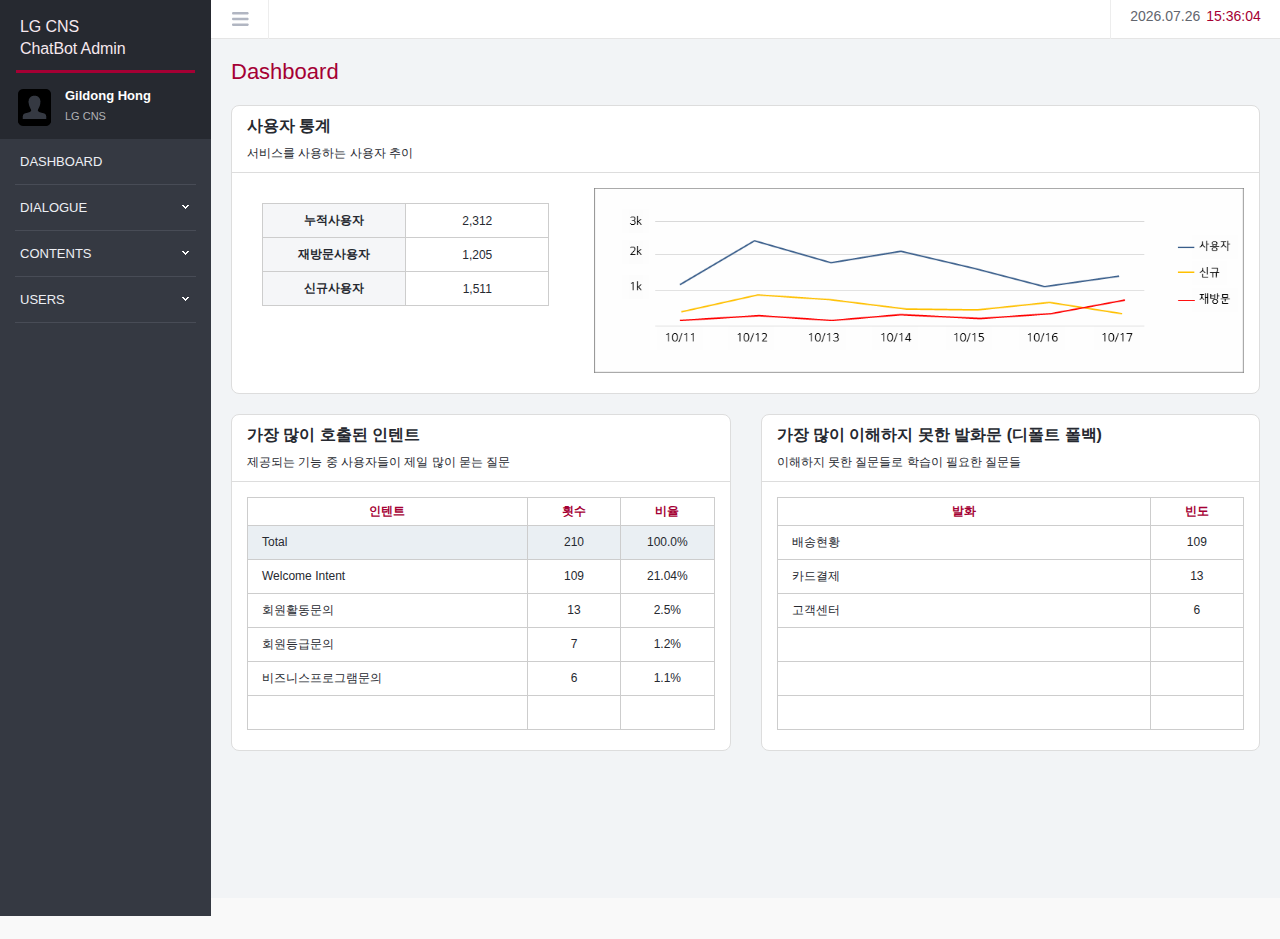
<file: index.html>
<!DOCTYPE html>
<html lang="ko">

<head>
    <meta http-equiv="Content-Type" content="text/html; charset=utf-8" />
    <meta http-equiv="X-UA-Compatible" content="IE=edge" />
    <meta name="viewport" content="width=device-width, initial-scale=1" />
    <title>LG CNS ChatBot Admin</title>

    <!-- favicon -->
    <link rel="shortcut icon" href="images/favicon.ico">

    <!-- CSS -->
    <link rel="stylesheet" type="text/css" href="css/BX_style.css" />

    <!-- custom CSS -->
    <style>
        .sysLogo {
            padding: 6px 16px 10px;
        }
        
        .sysLogo a {
            display: block;
            position: relative;
            padding: 0 4px;
            border-bottom: 3px solid #a50034;
            line-height: 22px;
            z-index: 1;
        }
        
        .sysLogo a h1 {
            position: relative;
            left: 0;
            text-align: left;
            font-size: 16px;
            font-weight: normal;
            letter-spacing: -0.1px;
        }
    </style>
</head>

<body class="frameBody">
    <!-- page-container start -->
    <div class="page-container">
        <!-- page-head start -->
        <header class="page-head">
            <a class="leftCon" href="#"><img src="images/ico_leftCon.png" alt="Left Navigation Control" /></a>
            <ul>
                <li class="localTime"><span id="nowDate"></span><span id="nowTime"></span></li>
            </ul>
        </header>
        <!-- //page-head end -->
        <!-- page-left start -->
        <nav class="page-left leftOpen">
            <div class="sysLogo">
                <a href="html/02_Admin_dashboard.html" target="iframeSubmaster">
                    <h1>LG CNS<br>ChatBot Admin</h1>
                </a>
            </div>
            <div class="user-info">
                <ul>
                    <li class="userPhoto"><img src="images/noPhoto.png" alt="No Photo now" /></li>
                    <li class="userName">Gildong Hong</li>
                    <li class="userComp">LG CNS</li>
                </ul>
            </div>
            <div class="page-navigation">
                <section id="leftNav" data-accordion-group>
                    <a class="depth1 hasNoChild" data-control href="html/02_Admin_dashboard.html" target="iframeSubmaster">
                        <div>Dashboard</div>
                    </a>
                    <!-- <section data-accordion class="open"> -->
                    <section data-accordion class="">
                        <a class="depth1" data-control>
                            <div>Dialogue</div>
                        </a>
                        <div data-content class="finalDepth">
                            <article>
                                <a href="html/03_Admin_intentSummary.html" target="iframeSubmaster">
                                    <div>Intent Summary</div>
                                </a>
                            </article>
                            <article>
                                <a href="html/04_Admin_fallbackSummary.html" target="iframeSubmaster">
                                    <div>Fallback Summary</div>
                                </a>
                            </article>
                            <article>
                                <a href="html/05_Admin_userSpecificData.html" target="iframeSubmaster">
                                    <div>User-specific data</div>
                                </a>
                            </article>
                        </div>
                    </section>
                    <section data-accordion>
                        <a class="depth1" data-control>
                            <div>Contents</div>
                        </a>
                        <div data-content class="finalDepth">
                            <article>
                                <a data-control href="html/06_Admin_media.html" target="iframeSubmaster">
                                    <div>Media</div>
                                </a>
                            </article>
                            <article>
                                <a data-control href="html/07_Admin_url.html" target="iframeSubmaster">
                                    <div>URL</div>
                                </a>
                            </article>
                        </div>
                    </section>
                    <section data-accordion>
                        <a class="depth1" data-control>
                            <div>Users</div>
                        </a>
                        <div data-content class="finalDepth">
                            <article>
                                <a data-control href="html/08_Admin_serviceUser.html" target="iframeSubmaster">
                                    <div>Service user</div>
                                </a>
                            </article>
                            <article>
                                <a data-control href="html/09_Admin_adminUser.html" target="iframeSubmaster">
                                    <div>Admin user</div>
                                </a>
                            </article>
                        </div>
                    </section>
                </section>
            </div>
        </nav>
        <!-- //page-left end -->

        <!-- page-content start -->
        <section class="page-content container-fluid">
            <iframe class="container" id="iframeContainer" name="iframeSubmaster" src="html/02_Admin_dashboard.html" frameborder="0" style="width: 100%; height: 100%"></iframe>
        </section>
        <!-- //page-content end -->
    </div>
    <!-- //page-container end -->

    <!-- javascript (library) -->
    <script type="text/javascript" src="library/jquery/js/jquery-1.11.2.min.js"></script>
    <script type="text/javascript" src="library/jquery/js/jquery-ui.min.js"></script>
    <script type="text/javascript" src="library/jquery/js/jquery.accordion.js"></script>

    <!-- javascript -->
    <script type="text/javascript" src="js/BX_js_common.js"></script>

    <!--[if lt IE 9]>
    <script type="text/javascript" src="library/html5shiv-master/dist/html5shiv.min.js"></script>
    <script type="text/javascript" src="library/html5shiv-master/dist/html5shiv-printshiv.min.js"></script>
    <![endif]-->

    <!-- custom javascript -->
    <script type="text/javascript">
        $(window).ready(function() {
            $('.page-navigation a').click(function() {
                $('.page-navigation a').removeClass('active');
                $(this).addClass('active');
            });
        });
    </script>
</body>

</html>
</file>
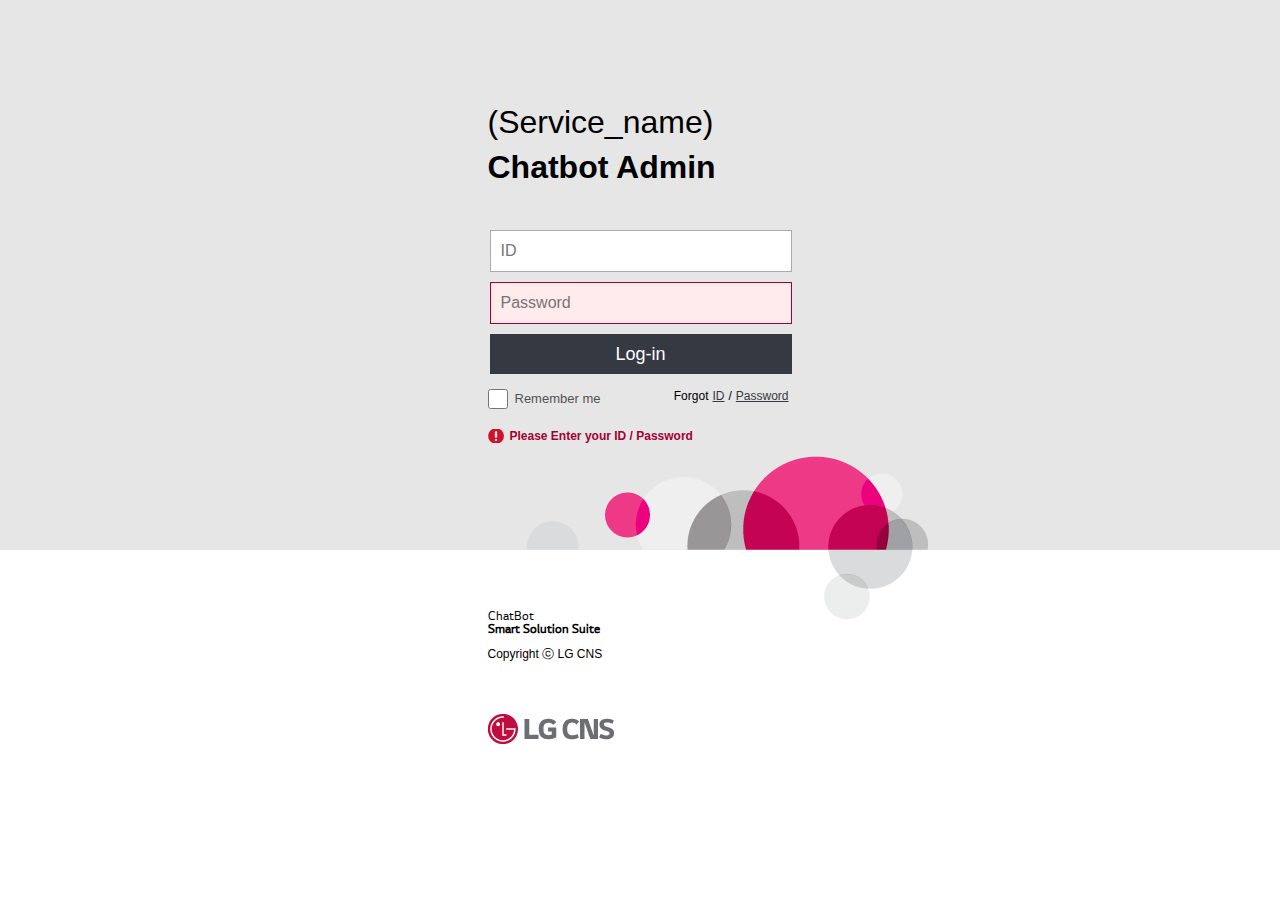
<file: html/00_Admin_login.html>
<!DOCTYPE html>
<html lang="ko">

<head>
    <meta http-equiv="Content-Type" content="text/html; charset=utf-8" />
    <meta http-equiv="X-UA-Compatible" content="IE=edge" />
    <meta name="viewport" content="width=device-width, initial-scale=1" />
    <title>Log-in for (Servie_name) Chatbot Admin</title>

    <!-- favicon -->
    <link rel="shortcut icon" href="../images/favicon.ico">

    <!-- CSS -->
    <link rel="stylesheet" type="text/css" href="../css/login.css" />

</head>

<body>
    <form>
        <div class="loginWrap">
            <div class="loginSubLogo"></div>
            <div class="loginBody">
                <div class="loginLogo">(Service_name)<br><b>Chatbot Admin</b></div>
                <fieldset>
                    <legend>login</legend>
                    <input name="loginId" id="loginId" type="text" tabindex="1" placeholder="ID">
                    <input name="password" id="password" type="password" tabindex="2" placeholder="Password" class="validation-error">
                    <input type="submit" value="Log-in" tabindex="3" class="btnLogin">
                </fieldset>
                <div class="loginOption">
                    <label>
                        <input type="checkbox"><span>Remember me</span>
                    </label>
                    <span>Forgot<a href="#">ID</a>/<a href="#">Password</a></span>
                </div>
                <div class="validation-info">
                    <span>Please Enter your ID / Password</span>
                </div>
            </div>
        </div>
        <div class="loginWrapBottom">
            <div class="suite">ChatBot<br><b>Smart Solution Suite</b></div>
            <div class="copyright">Copyright ⓒ LG CNS</div>
            <div class="CNSlogo"><img src="../images/CNSlogo.png" alt="LG CNS 로고"></div>
        </div>
    </form>

</body>

</html>
</file>
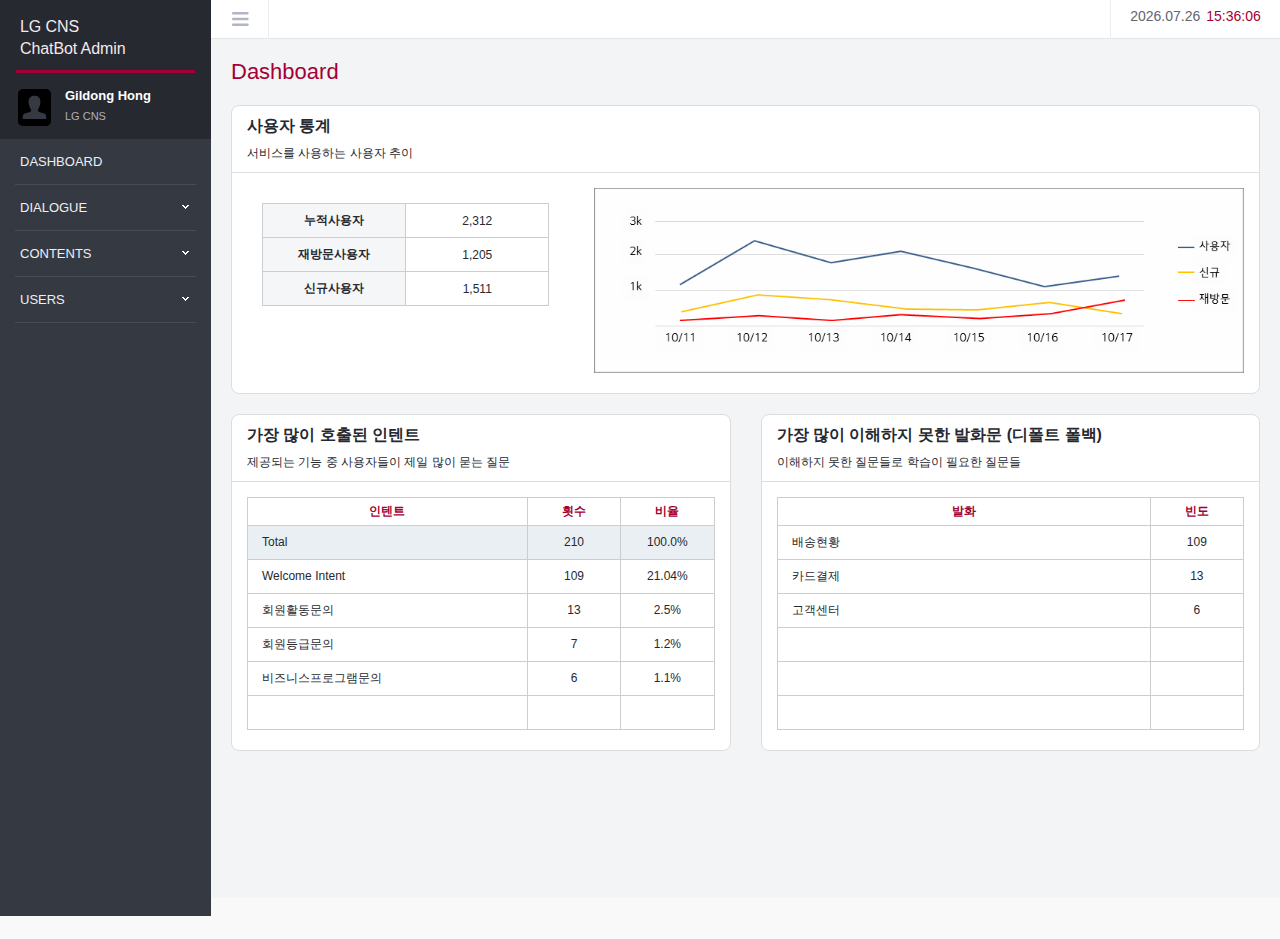
<file: html/01_Admin_main.html>
<!DOCTYPE html>
<html lang="ko">

<head>
    <meta http-equiv="Content-Type" content="text/html; charset=utf-8" />
    <meta http-equiv="X-UA-Compatible" content="IE=edge" />
    <meta name="viewport" content="width=device-width, initial-scale=1" />
    <title>LG CNS ChatBot Admin</title>

    <!-- favicon -->
    <link rel="shortcut icon" href="../images/favicon.ico">

    <!-- CSS -->
    <link rel="stylesheet" type="text/css" href="../css/BX_style.css" />

    <!-- custom CSS -->
    <style>
        .sysLogo {
            padding: 6px 16px 10px;
        }
        
        .sysLogo a {
            display: block;
            position: relative;
            padding: 0 4px;
            border-bottom: 3px solid #a50034;
            line-height: 22px;
            z-index: 1;
        }
        
        .sysLogo a h1 {
            position: relative;
            left: 0;
            text-align: left;
            font-size: 16px;
            font-weight: normal;
            letter-spacing: -0.1px;
        }
    </style>
</head>

<body class="frameBody">
    <!-- page-container start -->
    <div class="page-container">
        <!-- page-head start -->
        <header class="page-head">
            <a class="leftCon" href="#"><img src="../images/ico_leftCon.png" alt="Left Navigation Control" /></a>
            <ul>
                <li class="localTime"><span id="nowDate"></span><span id="nowTime"></span></li>
            </ul>
        </header>
        <!-- //page-head end -->
        <!-- page-left start -->
        <nav class="page-left leftOpen">
            <div class="sysLogo">
                <a href="../html/02_Admin_dashboard.html" target="iframeSubmaster">
                    <h1>LG CNS<br>ChatBot Admin</h1>
                </a>
            </div>
            <div class="user-info">
                <ul>
                    <li class="userPhoto"><img src="../images/noPhoto.png" alt="No Photo now" /></li>
                    <li class="userName">Gildong Hong</li>
                    <li class="userComp">LG CNS</li>
                </ul>
            </div>
            <div class="page-navigation">
                <section id="leftNav" data-accordion-group>
                    <a class="depth1 hasNoChild" data-control href="../html/02_Admin_dashboard.html" target="iframeSubmaster">
                        <div>Dashboard</div>
                    </a>
                    <!-- <section data-accordion class="open"> -->
                    <section data-accordion class="">
                        <a class="depth1" data-control>
                            <div>Dialogue</div>
                        </a>
                        <div data-content class="finalDepth">
                            <article>
                                <a href="../html/03_Admin_intentSummary.html" target="iframeSubmaster">
                                    <div>Intent Summary</div>
                                </a>
                            </article>
                            <article>
                                <a href="../html/04_Admin_fallbackSummary.html" target="iframeSubmaster">
                                    <div>Fallback Summary</div>
                                </a>
                            </article>
                            <article>
                                <a href="../html/05_Admin_userSpecificData.html" target="iframeSubmaster">
                                    <div>User-specific data</div>
                                </a>
                            </article>
                        </div>
                    </section>
                    <section data-accordion>
                        <a class="depth1" data-control>
                            <div>Contents</div>
                        </a>
                        <div data-content class="finalDepth">
                            <article>
                                <a data-control href="../html/06_Admin_media.html" target="iframeSubmaster">
                                    <div>Media</div>
                                </a>
                            </article>
                            <article>
                                <a data-control href="../html/07_Admin_url.html" target="iframeSubmaster">
                                    <div>URL</div>
                                </a>
                            </article>
                        </div>
                    </section>
                    <section data-accordion>
                        <a class="depth1" data-control>
                            <div>Users</div>
                        </a>
                        <div data-content class="finalDepth">
                            <article>
                                <a data-control href="../html/08_Admin_serviceUser.html" target="iframeSubmaster">
                                    <div>Service user</div>
                                </a>
                            </article>
                            <article>
                                <a data-control href="../html/09_Admin_adminUser.html" target="iframeSubmaster">
                                    <div>Admin user</div>
                                </a>
                            </article>
                        </div>
                    </section>
                </section>
            </div>
        </nav>
        <!-- //page-left end -->

        <!-- page-content start -->
        <section class="page-content container-fluid">
            <iframe class="container" id="iframeContainer" name="iframeSubmaster" src="../html/02_Admin_dashboard.html" frameborder="0" style="width: 100%; height: 100%"></iframe>
        </section>
        <!-- //page-content end -->
    </div>
    <!-- //page-container end -->

    <!-- javascript (library) -->
    <script type="text/javascript" src="../library/jquery/js/jquery-1.11.2.min.js"></script>
    <script type="text/javascript" src="../library/jquery/js/jquery-ui.min.js"></script>
    <script type="text/javascript" src="../library/jquery/js/jquery.accordion.js"></script>

    <!-- javascript -->
    <script type="text/javascript" src="../js/BX_js_common.js"></script>

    <!--[if lt IE 9]>
    <script type="text/javascript" src="../library/html5shiv-master/dist/html5shiv.min.js"></script>
    <script type="text/javascript" src="../library/html5shiv-master/dist/html5shiv-printshiv.min.js"></script>
    <![endif]-->

    <!-- custom javascript -->
    <script type="text/javascript">
        $(window).ready(function() {
            $('.page-navigation a').click(function() {
                $('.page-navigation a').removeClass('active');
                $(this).addClass('active');
            });
        });
    </script>
</body>

</html>
</file>
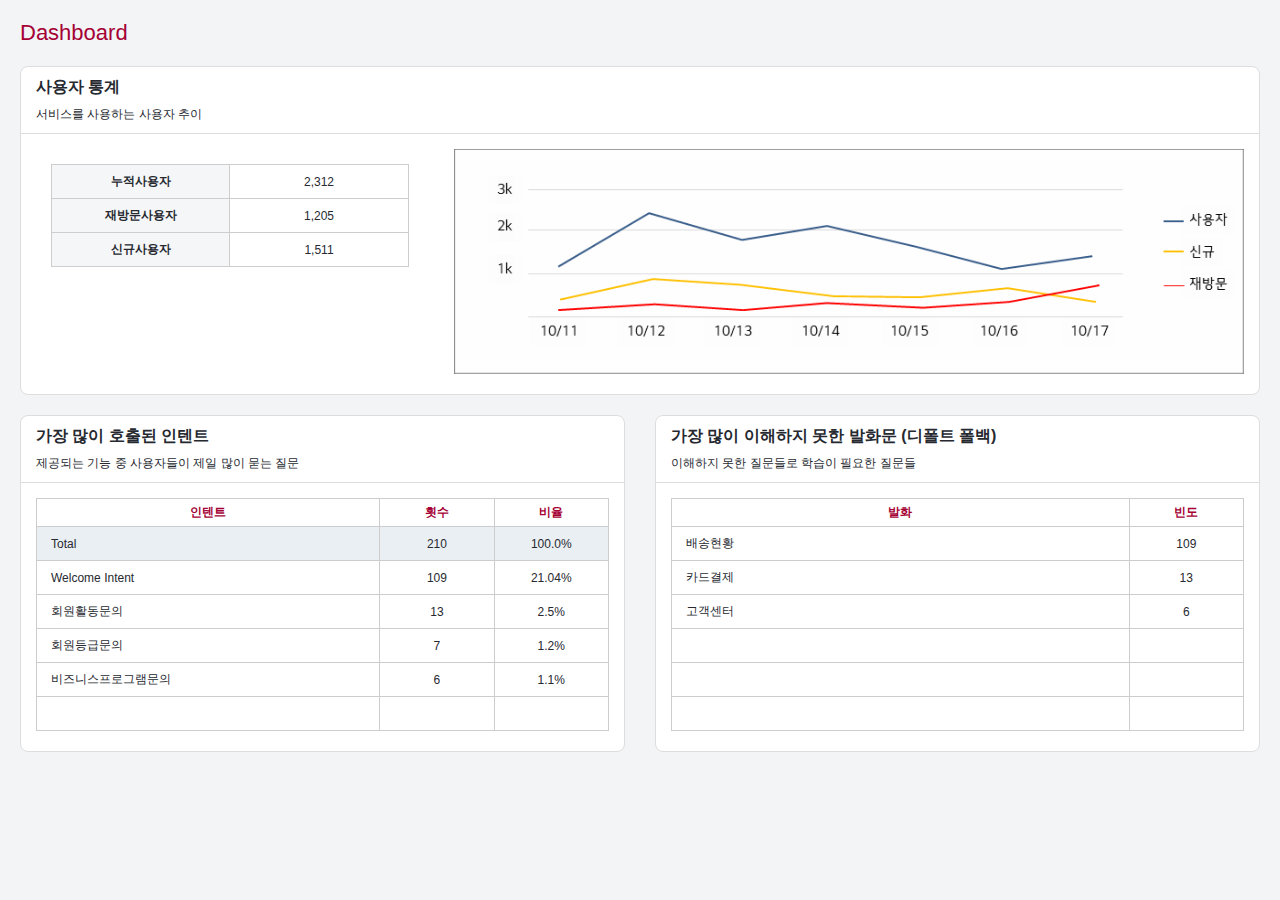
<file: html/02_Admin_dashboard.html>
<!DOCTYPE html>
<html lang="ko">

<head>
    <meta http-equiv="Content-Type" content="text/html; charset=utf-8" />
    <meta http-equiv="X-UA-Compatible" content="IE=edge" />
    <meta name="viewport" content="width=device-width, initial-scale=1" />
    <title>Dashboard</title>
    <!-- CSS -->
    <link rel="stylesheet" type="text/css" href="../css/BX_style.css" />
</head>

<body>
    <article class="widget">
        <div class="widget-title">
            <h2>Dashboard</h2>
        </div>
    </article>
    <article class="widget card-wrapper">
        <div class="card">
            <div class="widget-subTitle">
                <h4>사용자 통계</h4>
                <p>서비스를 사용하는 사용자 추이</p>
            </div>
            <div class="widget-content">
                <div class="widgetWrapper">
                    <div class="widget col-xs-4">
                        <div class="widget-content detailTable">
                            <table class="table" summary="">
                                <caption></caption>
                                <colgroup>
                                    <col width="50%" />
                                    <col width="50%" />
                                </colgroup>
                                <tbody>
                                    <tr>
                                        <th scope="row" class="txt-center">누적사용자</th>
                                        <td class="txt-center">2,312</td>
                                    </tr>
                                    <tr>
                                        <th scope="row" class="txt-center">재방문사용자</th>
                                        <td class="txt-center">1,205</td>
                                    </tr>
                                    <tr>
                                        <th scope="row" class="txt-center">신규사용자</th>
                                        <td class="txt-center">1,511</td>
                                    </tr>
                                </tbody>
                            </table>
                        </div>
                    </div>
                    <div class="widget col-xs-8">
                        <img src="../images/chart_sample.png" alt="chart sample">
                    </div>
                </div>
            </div>
        </div>
    </article>
    <article class="widget">
        <div class="widgetWrapper">
            <div class="widget card-wrapper col-xs-6">
                <div class="card">
                    <div class="widget-subTitle">
                        <h4>가장 많이 호출된 인텐트</h4>
                        <p>제공되는 기능 중 사용자들이 제일 많이 묻는 질문</p>
                    </div>
                    <div class="widget-content listTable">
                        <table class="table" summary="">
                            <caption></caption>
                            <colgroup>
                                <col width="60%" />
                                <col width="20%" />
                                <col width="20%" />
                            </colgroup>
                            <thead>
                                <tr>
                                    <th scope="col">인텐트</th>
                                    <th scope="col">횟수</th>
                                    <th scope="col">비율</th>
                                </tr>
                            </thead>
                            <tbody>
                                <tr class="tr-highlight">
                                    <td class="txt-left">Total</td>
                                    <td>210</td>
                                    <td>100.0%</td>
                                </tr>
                                <tr>
                                    <td class="txt-left">Welcome Intent</td>
                                    <td>109</td>
                                    <td>21.04%</td>
                                </tr>
                                <tr>
                                    <td class="txt-left">회원활동문의</td>
                                    <td>13</td>
                                    <td>2.5%</td>
                                </tr>
                                <tr>
                                    <td class="txt-left">회원등급문의</td>
                                    <td>7</td>
                                    <td>1.2%</td>
                                </tr>
                                <tr>
                                    <td class="txt-left">비즈니스프로그램문의</td>
                                    <td>6</td>
                                    <td>1.1%</td>
                                </tr>
                                <tr>
                                    <td class="txt-left"></td>
                                    <td></td>
                                    <td></td>
                                </tr>
                            </tbody>
                        </table>
                    </div>
                </div>
            </div>
            <div class="widget card-wrapper col-xs-6">
                <div class="card">
                    <div class="widget-subTitle">
                        <h4>가장 많이 이해하지 못한 발화문 (디폴트 폴백)</h4>
                        <p>이해하지 못한 질문들로 학습이 필요한 질문들</p>
                    </div>
                    <div class="widget-content listTable">
                        <table class="table" summary="">
                            <caption></caption>
                            <colgroup>
                                <col width="80%" />
                                <col width="20%" />
                            </colgroup>
                            <thead>
                                <tr>
                                    <th scope="col">발화</th>
                                    <th scope="col">빈도</th>
                                </tr>
                            </thead>
                            <tbody>
                                <tr>
                                    <td class="txt-left">배송현황</td>
                                    <td>109</td>
                                </tr>
                                <tr>
                                    <td class="txt-left">카드결제</td>
                                    <td>13</td>
                                </tr>
                                <tr>
                                    <td class="txt-left">고객센터</td>
                                    <td>6</td>
                                </tr>
                                <tr>
                                    <td class="txt-left"></td>
                                    <td></td>
                                </tr>
                                <tr>
                                    <td class="txt-left"></td>
                                    <td></td>
                                </tr>
                                <tr>
                                    <td class="txt-left"></td>
                                    <td></td>
                                </tr>
                            </tbody>
                        </table>
                    </div>
                </div>
            </div>
        </div>
    </article>

    <!-- javascript (library) -->
    <script type="text/javascript" src="../library/jquery/js/jquery-1.11.2.min.js"></script>

    <!-- javascript -->
    <script type="text/javascript" src="../js/BX_js_common.js"></script>

    <!--[if lt IE 9]>
    <script type="text/javascript" src="../library/html5shiv-master/dist/html5shiv.min.js"></script>
    <script type="text/javascript" src="../library/html5shiv-master/dist/html5shiv-printshiv.min.js"></script>
    <![endif]-->
</body>

</html>
</file>
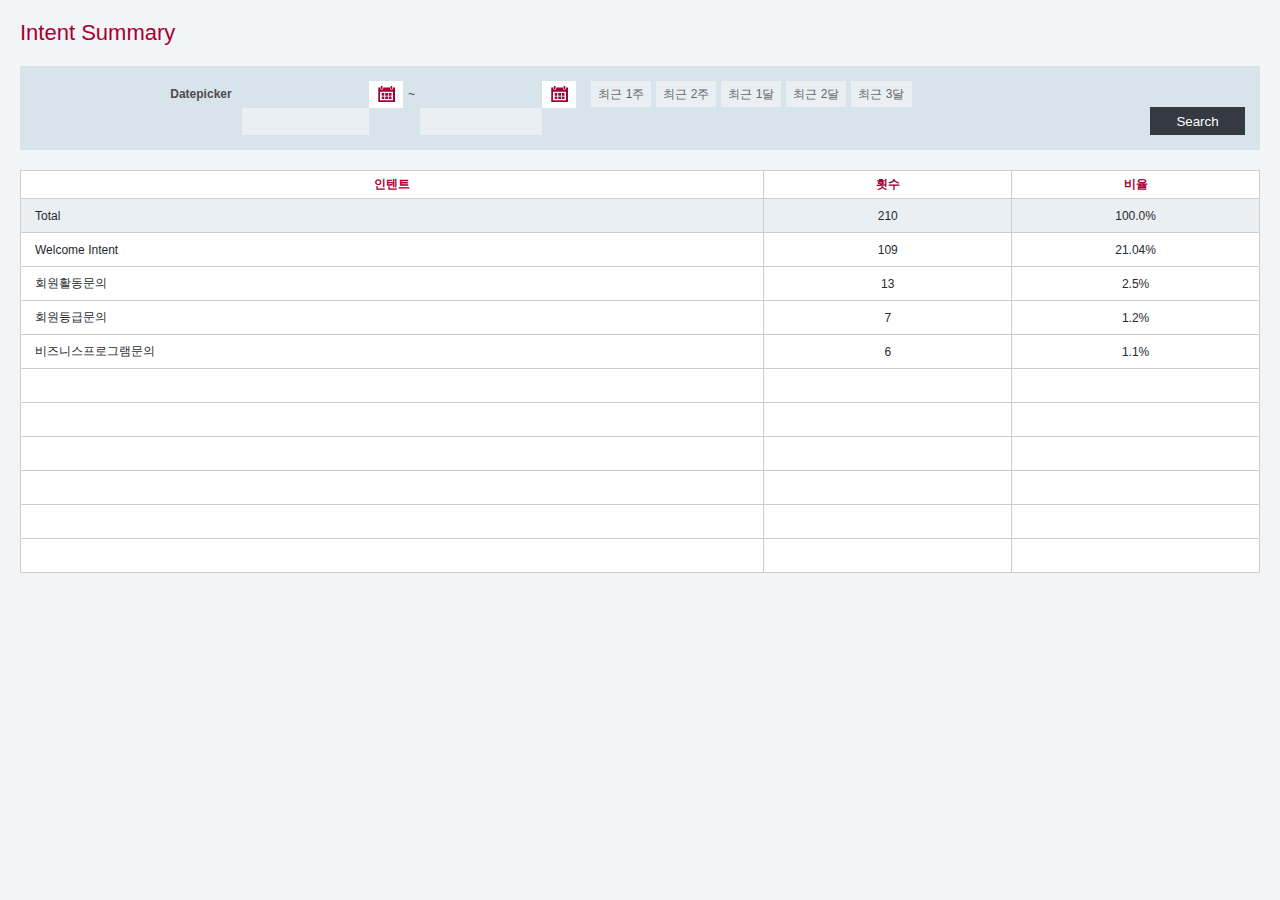
<file: html/03_Admin_intentSummary.html>
<!DOCTYPE html>
<html lang="ko">

<head>
    <meta http-equiv="Content-Type" content="text/html; charset=utf-8" />
    <meta http-equiv="X-UA-Compatible" content="IE=edge" />
    <meta name="viewport" content="width=device-width, initial-scale=1" />
    <title>Intent Summary</title>
    <!-- CSS -->
    <link rel="stylesheet" type="text/css" href="../css/BX_style.css" />
</head>

<body>
    <!-- pageTitle loading start -->
    <article class="widget">
        <div class="widget-title">
            <h2>Intent Summary</h2>
        </div>
    </article>
    <!-- // pageTitle loading end -->

    <!-- search start -->
    <article class="widget">
        <!-- <div class="widget-subTitle">
            <h4>Search</h4>
        </div> -->
        <div class="widget-content">
            <div class="search">
                <div class="search-content">
                    <form name="searchForm" action="" method="post">
                        <fieldset>
                            <legend>Search Area</legend>
                            <div class="row">
                                <label class="col-xs-2">Datepicker</label>
                                <div class="col-xs-10">
                                    <div class="inline-data">
                                        <div id="startDate1" class="input-group date col-xs-2" data-date-format="yyyy.mm.dd">
                                            <input type="text" class="form-control" readonly="readonly">
                                            <span class="input-group-addon">
                                                <button type="button" class="btn btn-default"><span>Datepicker</span></button>
                                            </span>
                                        </div>
                                        <span class="calendar-tilda">~</span>
                                        <div id="endDate1" class="input-group date col-xs-2" data-date-format="yyyy.mm.dd">
                                            <input type="text" class="form-control" readonly="readonly">
                                            <span class="input-group-addon">
                                                <button type="button" class="btn btn-default"><span>Datepicker</span></button>
                                            </span>
                                        </div>
                                        <div class="btn-group">
                                            <button type="button" class="btn btn-grey btn-sm"><span>최근 1주</span></button>
                                            <button type="button" class="btn btn-grey btn-sm"><span>최근 2주</span></button>
                                            <button type="button" class="btn btn-grey btn-sm"><span>최근 1달</span></button>
                                            <button type="button" class="btn btn-grey btn-sm"><span>최근 2달</span></button>
                                            <button type="button" class="btn btn-grey btn-sm"><span>최근 3달</span></button>
                                        </div>
                                    </div>
                                </div>
                                <span class="searchBtn"><button type="button" id="btnSearch" class="icon-search btn-default">Search</button></span>
                            </div>
                        </fieldset>
                    </form>
                </div>
            </div>
        </div>
    </article>
    <!-- // search end -->

    <!-- default list table start -->
    <article class="widget">
        <!-- <div class="widget-header">
            <h2>List Table</h2>
            <div class="page-view">
                <span>Total 1,024</span>
                <select id="" class="form-control">
                        <option>5</option>
                        <option>10</option>
                        <option>20</option>
                    </select>
                <span>lines / Page</span>
            </div>
        </div> -->
        <div class="widget-content listTable">
            <table class="table" summary="">
                <caption></caption>
                <colgroup>
                    <col width="60%" />
                    <col width="20%" />
                    <col width="20%" />
                </colgroup>
                <thead>
                    <tr>
                        <th scope="col">인텐트</th>
                        <th scope="col">횟수</th>
                        <th scope="col">비율</th>
                    </tr>
                </thead>
                <tbody>
                    <tr class="tr-highlight">
                        <td class="txt-left">Total</td>
                        <td>210</td>
                        <td>100.0%</td>
                    </tr>
                    <tr>
                        <td class="txt-left">Welcome Intent</td>
                        <td>109</td>
                        <td>21.04%</td>
                    </tr>
                    <tr>
                        <td class="txt-left">회원활동문의</td>
                        <td>13</td>
                        <td>2.5%</td>
                    </tr>
                    <tr>
                        <td class="txt-left">회원등급문의</td>
                        <td>7</td>
                        <td>1.2%</td>
                    </tr>
                    <tr>
                        <td class="txt-left">비즈니스프로그램문의</td>
                        <td>6</td>
                        <td>1.1%</td>
                    </tr>
                    <tr>
                        <td class="txt-left"></td>
                        <td></td>
                        <td></td>
                    </tr>
                    <tr>
                        <td class="txt-left"></td>
                        <td></td>
                        <td></td>
                    </tr>
                    <tr>
                        <td class="txt-left"></td>
                        <td></td>
                        <td></td>
                    </tr>
                    <tr>
                        <td class="txt-left"></td>
                        <td></td>
                        <td></td>
                    </tr>
                    <tr>
                        <td class="txt-left"></td>
                        <td></td>
                        <td></td>
                    </tr>
                    <tr>
                        <td class="txt-left"></td>
                        <td></td>
                        <td></td>
                    </tr>
                </tbody>
            </table>
            <!-- <div class="paginate">
                <div class="paginateWrapper">
                    <a class="paginate_button first">First</a>
                    <a class="paginate_button previous">Previous</a>
                    <span>
                            <a class="paginate_button ">1</a>
                            <a class="paginate_button ">2</a>
                            <a class="paginate_button current">3</a>
                        </span>
                    <a class="paginate_button next disabled">Next</a>
                    <a class="paginate_button last disabled">Last</a>
                </div>
            </div> -->
        </div>
    </article>
    <!-- // default list table end -->

    <!-- javascript (library) -->
    <script type="text/javascript" src="../library/jquery/js/jquery-1.11.2.min.js"></script>
    <script type="text/javascript" src="../library/datepicker/js/bootstrap-datepicker.min_customized.js"></script>

    <!-- javascript -->
    <script type="text/javascript" src="../js/BX_js_common.js"></script>

    <!--[if lt IE 9]>
    <script type="text/javascript" src="../library/html5shiv-master/dist/html5shiv.min.js"></script>
    <script type="text/javascript" src="../library/html5shiv-master/dist/html5shiv-printshiv.min.js"></script>
    <![endif]-->

    <!-- custom javascript -->
    <script type="text/javascript">
        $(window).load(function() {
            // Datepicker load
            $('#startDate1').datepicker({
                orientation: 'top auto',
                autoclose: true
            });
            $('#endDate1').datepicker({
                orientation: 'top auto',
                autoclose: true
            });
        });
    </script>
</body>

</html>
</file>
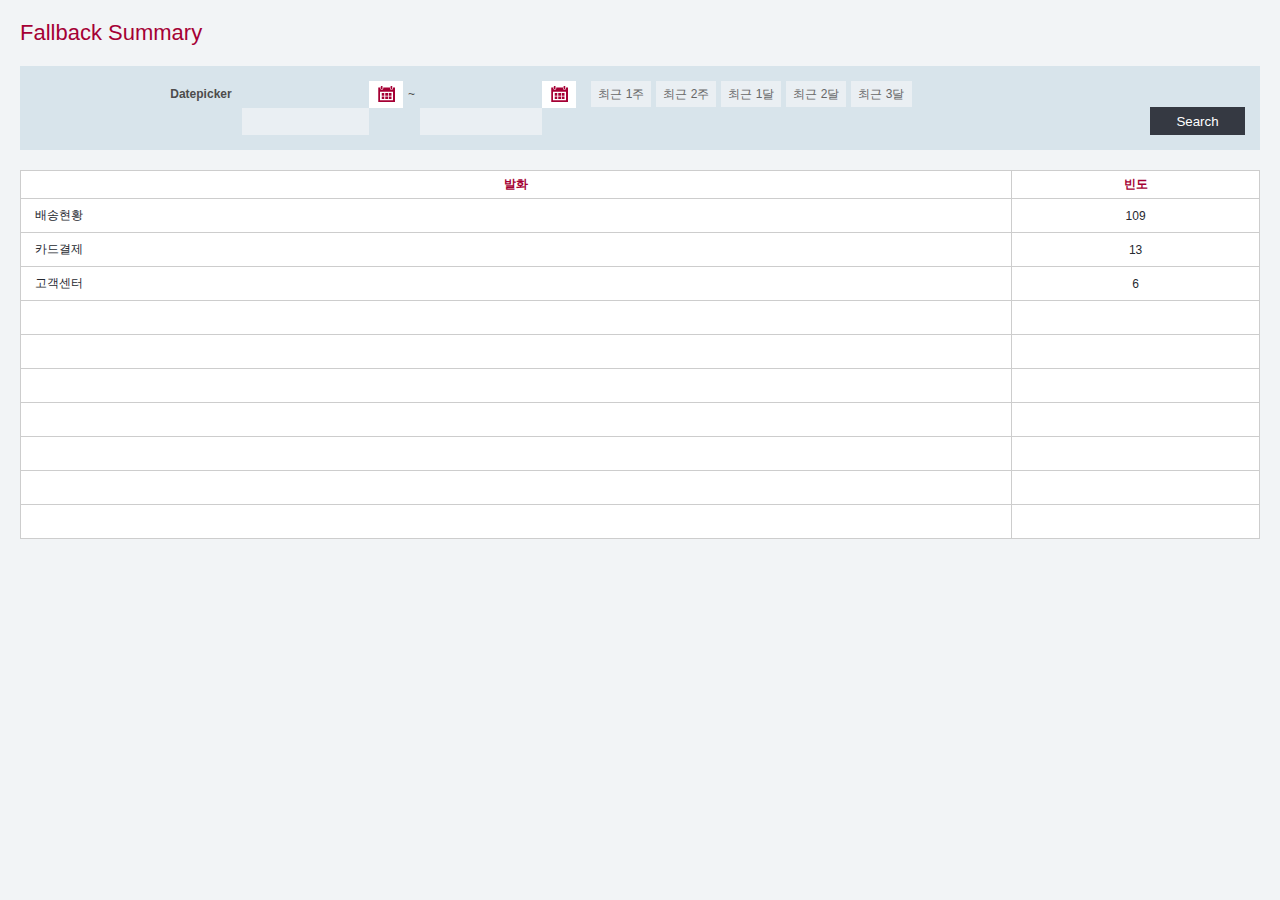
<file: html/04_Admin_fallbackSummary.html>
<!DOCTYPE html>
<html lang="ko">

<head>
    <meta http-equiv="Content-Type" content="text/html; charset=utf-8" />
    <meta http-equiv="X-UA-Compatible" content="IE=edge" />
    <meta name="viewport" content="width=device-width, initial-scale=1" />
    <title>Fallback Summary</title>
    <!-- CSS -->
    <link rel="stylesheet" type="text/css" href="../css/BX_style.css" />
</head>

<body>
    <!-- pageTitle loading start -->
    <article class="widget">
        <div class="widget-title">
            <h2>Fallback Summary</h2>
        </div>
    </article>
    <!-- // pageTitle loading end -->

    <!-- search start -->
    <article class="widget">
        <!-- <div class="widget-subTitle">
            <h4>Search</h4>
        </div> -->
        <div class="widget-content">
            <div class="search">
                <div class="search-content">
                    <form name="searchForm" action="" method="post">
                        <fieldset>
                            <legend>Search Area</legend>
                            <div class="row">
                                <label class="col-xs-2">Datepicker</label>
                                <div class="col-xs-10">
                                    <div class="inline-data">
                                        <div id="startDate1" class="input-group date col-xs-2" data-date-format="yyyy.mm.dd">
                                            <input type="text" class="form-control" readonly="readonly">
                                            <span class="input-group-addon">
                                                <button type="button" class="btn btn-default"><span>Datepicker</span></button>
                                            </span>
                                        </div>
                                        <span class="calendar-tilda">~</span>
                                        <div id="endDate1" class="input-group date col-xs-2" data-date-format="yyyy.mm.dd">
                                            <input type="text" class="form-control" readonly="readonly">
                                            <span class="input-group-addon">
                                                <button type="button" class="btn btn-default"><span>Datepicker</span></button>
                                            </span>
                                        </div>
                                        <div class="btn-group">
                                            <button type="button" class="btn btn-grey btn-sm"><span>최근 1주</span></button>
                                            <button type="button" class="btn btn-grey btn-sm"><span>최근 2주</span></button>
                                            <button type="button" class="btn btn-grey btn-sm"><span>최근 1달</span></button>
                                            <button type="button" class="btn btn-grey btn-sm"><span>최근 2달</span></button>
                                            <button type="button" class="btn btn-grey btn-sm"><span>최근 3달</span></button>
                                        </div>
                                    </div>
                                </div>
                                <span class="searchBtn"><button type="button" id="btnSearch" class="icon-search btn-default">Search</button></span>
                            </div>
                        </fieldset>
                    </form>
                </div>
            </div>
        </div>
    </article>
    <!-- // search end -->

    <!-- default list table start -->
    <article class="widget">
        <!-- <div class="widget-header">
            <h2>List Table</h2>
            <div class="page-view">
                <span>Total 1,024</span>
                <select id="" class="form-control">
                        <option>5</option>
                        <option>10</option>
                        <option>20</option>
                    </select>
                <span>lines / Page</span>
            </div>
        </div> -->
        <div class="widget-content listTable">
            <table class="table" summary="">
                <caption></caption>
                <colgroup>
                    <col width="80%" />
                    <col width="20%" />
                </colgroup>
                <thead>
                    <tr>
                        <th scope="col">발화</th>
                        <th scope="col">빈도</th>
                    </tr>
                </thead>
                <tbody>
                    <tr>
                        <td class="txt-left">배송현황</td>
                        <td>109</td>
                    </tr>
                    <tr>
                        <td class="txt-left">카드결제</td>
                        <td>13</td>
                    </tr>
                    <tr>
                        <td class="txt-left">고객센터</td>
                        <td>6</td>
                    </tr>
                    <tr>
                        <td class="txt-left"></td>
                        <td></td>
                    </tr>
                    <tr>
                        <td class="txt-left"></td>
                        <td></td>
                    </tr>
                    <tr>
                        <td class="txt-left"></td>
                        <td></td>
                    </tr>
                    <tr>
                        <td class="txt-left"></td>
                        <td></td>
                    </tr>
                    <tr>
                        <td class="txt-left"></td>
                        <td></td>
                    </tr>
                    <tr>
                        <td class="txt-left"></td>
                        <td></td>
                    </tr>
                    <tr>
                        <td class="txt-left"></td>
                        <td></td>
                    </tr>
                </tbody>
            </table>
            <!-- <div class="paginate">
                <div class="paginateWrapper">
                    <a class="paginate_button first">First</a>
                    <a class="paginate_button previous">Previous</a>
                    <span>
                            <a class="paginate_button ">1</a>
                            <a class="paginate_button ">2</a>
                            <a class="paginate_button current">3</a>
                        </span>
                    <a class="paginate_button next disabled">Next</a>
                    <a class="paginate_button last disabled">Last</a>
                </div>
            </div> -->
        </div>
    </article>
    <!-- // default list table end -->

    <!-- javascript (library) -->
    <script type="text/javascript" src="../library/jquery/js/jquery-1.11.2.min.js"></script>
    <script type="text/javascript" src="../library/datepicker/js/bootstrap-datepicker.min_customized.js"></script>

    <!-- javascript -->
    <script type="text/javascript" src="../js/BX_js_common.js"></script>

    <!--[if lt IE 9]>
    <script type="text/javascript" src="../library/html5shiv-master/dist/html5shiv.min.js"></script>
    <script type="text/javascript" src="../library/html5shiv-master/dist/html5shiv-printshiv.min.js"></script>
    <![endif]-->

    <!-- custom javascript -->
    <script type="text/javascript">
        $(window).load(function() {
            // Datepicker load
            $('#startDate1').datepicker({
                orientation: 'top auto',
                autoclose: true
            });
            $('#endDate1').datepicker({
                orientation: 'top auto',
                autoclose: true
            });
        });
    </script>
</body>

</html>
</file>
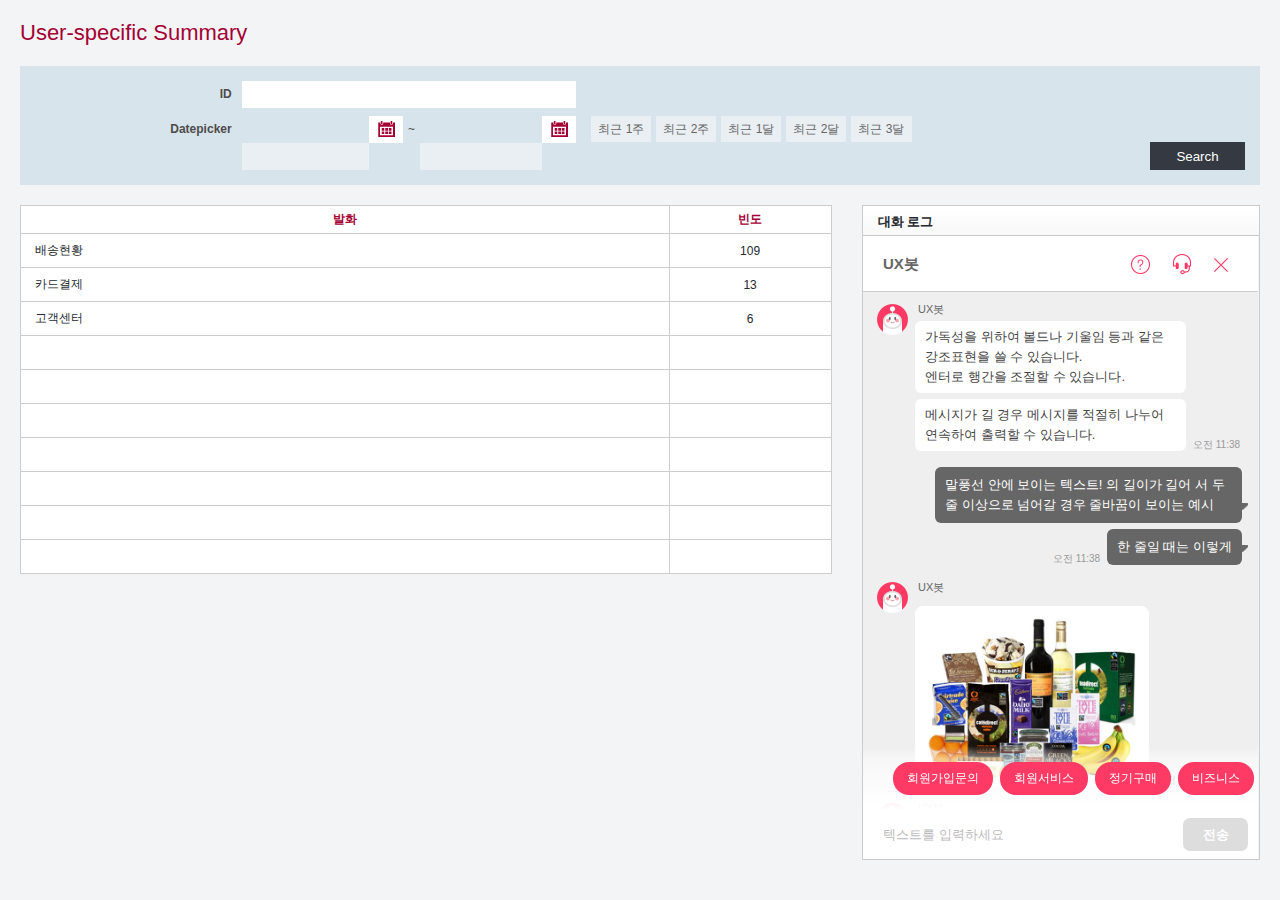
<file: html/05_Admin_userSpecificData.html>
<!DOCTYPE html>
<html lang="ko">

<head>
    <meta http-equiv="Content-Type" content="text/html; charset=utf-8" />
    <meta http-equiv="X-UA-Compatible" content="IE=edge" />
    <meta name="viewport" content="width=device-width, initial-scale=1" />
    <title>User-specific Summary</title>
    <!-- CSS -->
    <link rel="stylesheet" type="text/css" href="../css/BX_style.css" />

    <style>
        #chatbotLogFrameWrapper {
            display: block;
            width: 100%;
            height: 100%;
            border: 1px solid #cbcbcb;
            padding-right: 1px;
        }
    </style>
</head>

<body>
    <!-- pageTitle loading start -->
    <article class="widget">
        <div class="widget-title">
            <h2>User-specific Summary</h2>
        </div>
    </article>
    <!-- // pageTitle loading end -->

    <!-- search start -->
    <article class="widget">
        <!-- <div class="widget-subTitle">
            <h4>Search</h4>
        </div> -->
        <div class="widget-content">
            <div class="search">
                <div class="search-content">
                    <form name="searchForm" action="" method="post">
                        <fieldset>
                            <legend>Search Area</legend>
                            <div class="row">
                                <label class="col-xs-2">ID</label>
                                <div class="col-xs-10">
                                    <div class="input-search col-xs-4">
                                        <input type="text" class="form-control">
                                    </div>
                                </div>
                            </div>
                            <div class="row">
                                <label class="col-xs-2">Datepicker</label>
                                <div class="col-xs-10">
                                    <div class="inline-data">
                                        <div id="startDate1" class="input-group date col-xs-2" data-date-format="yyyy.mm.dd">
                                            <input type="text" class="form-control" readonly="readonly">
                                            <span class="input-group-addon">
                                                <button type="button" class="btn btn-default"><span>Datepicker</span></button>
                                            </span>
                                        </div>
                                        <span class="calendar-tilda">~</span>
                                        <div id="endDate1" class="input-group date col-xs-2" data-date-format="yyyy.mm.dd">
                                            <input type="text" class="form-control" readonly="readonly">
                                            <span class="input-group-addon">
                                                <button type="button" class="btn btn-default"><span>Datepicker</span></button>
                                            </span>
                                        </div>
                                        <div class="btn-group">
                                            <button type="button" class="btn btn-grey btn-sm"><span>최근 1주</span></button>
                                            <button type="button" class="btn btn-grey btn-sm"><span>최근 2주</span></button>
                                            <button type="button" class="btn btn-grey btn-sm"><span>최근 1달</span></button>
                                            <button type="button" class="btn btn-grey btn-sm"><span>최근 2달</span></button>
                                            <button type="button" class="btn btn-grey btn-sm"><span>최근 3달</span></button>
                                        </div>
                                    </div>
                                </div>
                                <span class="searchBtn"><button type="button" id="btnSearch" class="icon-search btn-default">Search</button></span>
                            </div>
                        </fieldset>
                    </form>
                </div>
            </div>
    </article>
    <!-- // search end -->

    <article class="widget row-flexible">
        <article class="widgetWrapper">
            <!-- default list table start -->
            <article class="widget col-xs-8">
                <div class="widget-content listTable">
                    <table class="table" summary="">
                        <caption></caption>
                        <colgroup>
                            <col width="80%" />
                            <col width="20%" />
                        </colgroup>
                        <thead>
                            <tr>
                                <th scope="col">발화</th>
                                <th scope="col">빈도</th>
                            </tr>
                        </thead>
                        <tbody>
                            <tr>
                                <td class="txt-left">배송현황</td>
                                <td>109</td>
                            </tr>
                            <tr>
                                <td class="txt-left">카드결제</td>
                                <td>13</td>
                            </tr>
                            <tr>
                                <td class="txt-left">고객센터</td>
                                <td>6</td>
                            </tr>
                            <tr>
                                <td class="txt-left"></td>
                                <td></td>
                            </tr>
                            <tr>
                                <td class="txt-left"></td>
                                <td></td>
                            </tr>
                            <tr>
                                <td class="txt-left"></td>
                                <td></td>
                            </tr>
                            <tr>
                                <td class="txt-left"></td>
                                <td></td>
                            </tr>
                            <tr>
                                <td class="txt-left"></td>
                                <td></td>
                            </tr>
                            <tr>
                                <td class="txt-left"></td>
                                <td></td>
                            </tr>
                            <tr>
                                <td class="txt-left"></td>
                                <td></td>
                            </tr>
                        </tbody>
                    </table>
                </div>
            </article>
            <!-- // default list table end -->

            <!-- chatbot screen -->
            <article class="widget col-xs-4 row-flexible">
                <div class="widget-header">
                    <h2>대화 로그</h2>
                </div>
                <div class="widget-content">
                    <iframe id="chatbotLogFrameWrapper" name="chatbotWrapper" src="../template/html/00_template.html" frameborder="0" style="display: block; width: 100%;"></iframe>
                </div>
            </article>
            <!-- // chatbot screen -->
        </article>
    </article>

    <!-- javascript (library) -->
    <script type=" text/javascript " src="../library/jquery/js/jquery-1.11.2.min.js "></script>
    <script type="text/javascript " src="../library/datepicker/js/bootstrap-datepicker.min_customized.js "></script>

    <!-- javascript -->
    <script type="text/javascript " src="../js/BX_js_common.js "></script>

    <!--[if lt IE 9]>
    <script type="text/javascript " src="../library/html5shiv-master/dist/html5shiv.min.js "></script>
    <script type="text/javascript " src="../library/html5shiv-master/dist/html5shiv-printshiv.min.js "></script>
    <![endif]-->

    <!-- custom javascript -->
    <script type="text/javascript ">
        $(window).load(function() {
            // Datepicker load
            $('#startDate1').datepicker({
                orientation: 'top auto',
                autoclose: true
            });
            $('#endDate1').datepicker({
                orientation: 'top auto',
                autoclose: true
            });
        });
    </script>
</body>

</html>
</file>
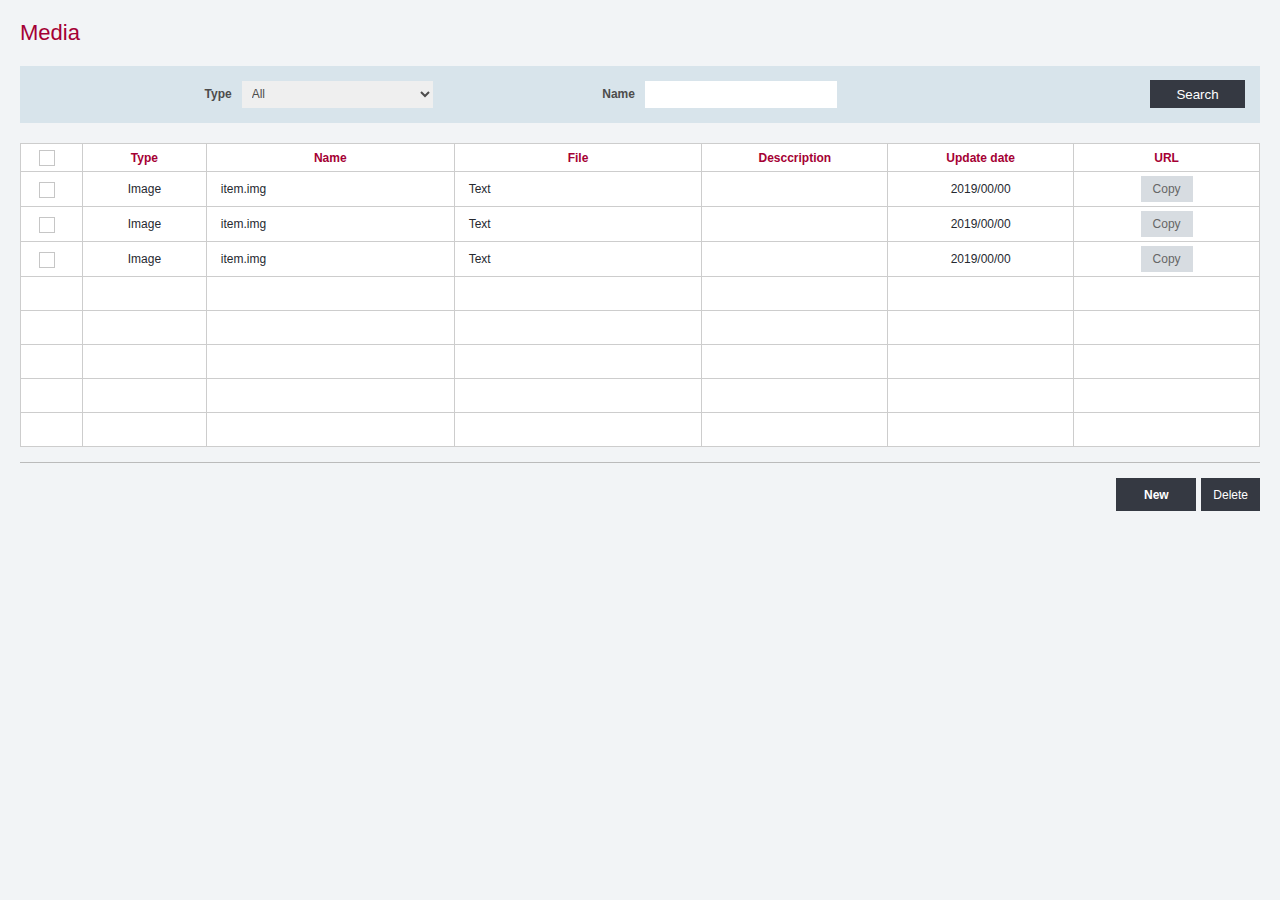
<file: html/06_Admin_media.html>
<!DOCTYPE html>
<html lang="ko">

<head>
    <meta http-equiv="Content-Type" content="text/html; charset=utf-8" />
    <meta http-equiv="X-UA-Compatible" content="IE=edge" />
    <meta name="viewport" content="width=device-width, initial-scale=1" />
    <title>Media</title>
    <!-- CSS  (library) -->
    <!-- <link rel="stylesheet" type="text/css" href="../library/bootstrap/css/bootstrap.min.css" /> -->

    <!-- CSS -->
    <link rel="stylesheet" type="text/css" href="../css/BX_style.css" />
</head>

<body>
    <!-- pageTitle loading start -->
    <article class="widget">
        <div class="widget-title">
            <h2>Media</h2>
        </div>
    </article>
    <!-- // pageTitle loading end -->

    <!-- search start -->
    <article class="widget">
        <!-- <div class="widget-subTitle">
            <h4>Search</h4>
        </div> -->
        <div class="widget-content">
            <div class="search">
                <div class="search-content">
                    <form name="searchForm" action="" method="post">
                        <fieldset>
                            <legend>Search Area</legend>
                            <div class="row">
                                <label class="col-xs-2">Type</label>
                                <div class="col-xs-2">
                                    <select class="form-control">
                                        <option>All</option>
                                        <option>option01</option>
                                        <option>option02</option>
                                        <option>option03</option>
                                    </select>
                                </div>
                                <label class="col-xs-2">Name</label>
                                <div class="col-xs-2">
                                    <div class="input-search">
                                        <input type="text" class="form-control">
                                    </div>
                                </div>
                                <span class="searchBtn"><button type="button" id="btnSearch" class="icon-search btn-default">Search</button></span>
                            </div>
                        </fieldset>
                    </form>
                </div>
            </div>
        </div>
    </article>
    <!-- // search end -->

    <!-- default list table start -->
    <article class="widget">
        <div class="widget-content listTable">
            <table class="table" summary="">
                <caption></caption>
                <colgroup>
                    <col width="5%" />
                    <col width="10%" />
                    <col width="20%" />
                    <col width="20%" />
                    <col width="15%" />
                    <col width="15%" />
                    <col width="15%" />
                </colgroup>
                <thead>
                    <tr>
                        <th scope="col">
                            <label class="checkbox-inline">
                                <input type="checkbox">
                                <ins class="form-control"></ins>
                            </label>
                        </th>
                        <th scope="col">Type</th>
                        <th scope="col">Name</th>
                        <th scope="col">File</th>
                        <th scope="col">Desccription</th>
                        <th scope="col">Update date</th>
                        <th scope="col">URL</th>
                    </tr>
                </thead>
                <tbody>
                    <tr data-toggle="modal" data-target="#newModal">
                        <td>
                            <label class="checkbox-inline">
                                <input type="checkbox">
                                <ins class="form-control"></ins>
                            </label>
                        </td>
                        <td>Image</td>
                        <td class="txt-left">item.img</td>
                        <td class="txt-left">Text</td>
                        <td class="txt-left"></td>
                        <td>2019/00/00</td>
                        <td>
                            <button type="button" class="btn btn-grey btn-sm"><span>Copy</span></button>
                        </td>
                    </tr>
                    <tr>
                        <td>
                            <label class="checkbox-inline">
                                <input type="checkbox">
                                <ins class="form-control"></ins>
                            </label>
                        </td>
                        <td>Image</td>
                        <td class="txt-left">item.img</td>
                        <td class="txt-left">Text</td>
                        <td class="txt-left"></td>
                        <td>2019/00/00</td>
                        <td>
                            <button type="button" class="btn btn-grey btn-sm"><span>Copy</span></button>
                        </td>
                    </tr>
                    <tr>
                        <td>
                            <label class="checkbox-inline">
                                <input type="checkbox">
                                <ins class="form-control"></ins>
                            </label>
                        </td>
                        <td>Image</td>
                        <td class="txt-left">item.img</td>
                        <td class="txt-left">Text</td>
                        <td class="txt-left"></td>
                        <td>2019/00/00</td>
                        <td>
                            <button type="button" class="btn btn-grey btn-sm"><span>Copy</span></button>
                        </td>
                    </tr>
                    <tr>
                        <td></td>
                        <td></td>
                        <td class="txt-left"></td>
                        <td class="txt-left"></td>
                        <td class="txt-left"></td>
                        <td></td>
                        <td></td>
                    </tr>
                    <tr>
                        <td></td>
                        <td></td>
                        <td class="txt-left"></td>
                        <td class="txt-left"></td>
                        <td class="txt-left"></td>
                        <td></td>
                        <td></td>
                    </tr>
                    <tr>
                        <td></td>
                        <td></td>
                        <td class="txt-left"></td>
                        <td class="txt-left"></td>
                        <td class="txt-left"></td>
                        <td></td>
                        <td></td>
                    </tr>
                    <tr>
                        <td></td>
                        <td></td>
                        <td class="txt-left"></td>
                        <td class="txt-left"></td>
                        <td class="txt-left"></td>
                        <td></td>
                        <td></td>
                    </tr>
                    <tr>
                        <td></td>
                        <td></td>
                        <td class="txt-left"></td>
                        <td class="txt-left"></td>
                        <td class="txt-left"></td>
                        <td></td>
                        <td></td>
                    </tr>
                </tbody>
            </table>
        </div>
    </article>
    <!-- // default list table end -->

    <!-- footer button -->
    <div class="content-footer">
        <div class="pull-right">
            <div class="btn-group">
                <button type="button" class="btn btn-primary btn-xl btn-fx" data-toggle="modal" data-target="#newModal"><span>New</span></button>
                <button type="button" class="btn btn-default btn-xl"><span>Delete</span></button>
            </div>
        </div>
    </div>
    <!-- // footer button -->

    <!-- modal confirm start -->
    <div class="modal fade" id="newModal" tabindex="-1" role="dialog">
        <div class="modal-dialog modal-lg">
            <div class="modal-content">
                <div class="modal-header">
                    <button type="button" class="close" data-dismiss="modal" aria-hidden="true"><span>x</span></button>
                    <h1 class="modal-title" id="pageInfoModalLabel">New Media</h4>
                </div>
                <div class="modal-body">
                    <article class="widget">
                        <div class="widget-content detailTable">
                            <table class="table" summary="">
                                <caption></caption>
                                <colgroup>
                                    <col width="25%" />
                                    <col width="75%" />
                                </colgroup>
                                <tbody>
                                    <tr>
                                        <th scope="row">
                                            <label for="d_slc01">Type</label>
                                        </th>
                                        <td>
                                            <select id="d_slc01" class="form-control">
                                                <option>Video</option>
                                                <option>option01</option>
                                                <option>option02</option>
                                            </select>
                                        </td>
                                    </tr>
                                    <tr>
                                        <th scope="row">
                                            <label for="d_txt01">Name</label>
                                        </th>
                                        <td>
                                            <input type="text" id="d_txt01" class="form-control" value="" />
                                        </td>
                                    </tr>
                                    <tr>
                                        <th scope="row">
                                            <label>File</label>
                                        </th>
                                        <td>
                                            <div class="inline-data row">
                                                <div class="col-xs-6">
                                                    <input type="text" class="form-control" placeholder="첨부된 파일이 없습니다." readonly="readonly" />
                                                </div>
                                                <div class="input-file">
                                                    <input type="file" />
                                                    <button type="button" class="btn btn-grey btn-sm btn-fx"><span>Find</span></button>
                                                </div>
                                            </div>
                                        </td>
                                    </tr>
                                    <tr>
                                        <th scope="row">
                                            <label for="d_txtA">Description</label>
                                        </th>
                                        <td>
                                            <textarea id="d_txtA" name="d_txtA" rows="3" class="form-control"></textarea>
                                        </td>
                                    </tr>
                                </tbody>
                            </table>
                        </div>
                    </article>
                </div>
                <div class="modal-footer">
                    <div class="pull-right">
                        <div class="btn-group">
                            <button type="button" class="btn btn-primary btn-xl btn-fx" data-dismiss="modal">Save</button>
                            <button type="button" class="btn btn-default btn-xl btn-fx" data-dismiss="modal">Cancel</button>
                        </div>
                    </div>
                </div>
            </div>
        </div>
    </div>
    <!-- // modal confirm end -->

    <!-- javascript (library) -->
    <script type="text/javascript" src="../library/jquery/js/jquery-1.11.2.min.js"></script>
    <script type="text/javascript" src="../library/bootstrap/js/bootstrap.min.js"></script>

    <!-- javascript -->
    <script type="text/javascript" src="../js/BX_js_common.js"></script>

    <!--[if lt IE 9]>
    <script type="text/javascript" src="../library/html5shiv-master/dist/html5shiv.min.js"></script>
    <script type="text/javascript" src="../library/html5shiv-master/dist/html5shiv-printshiv.min.js"></script>
    <![endif]-->

    <!-- custom javascript -->
    <script type="text/javascript">
    </script>
</body>

</html>
</file>
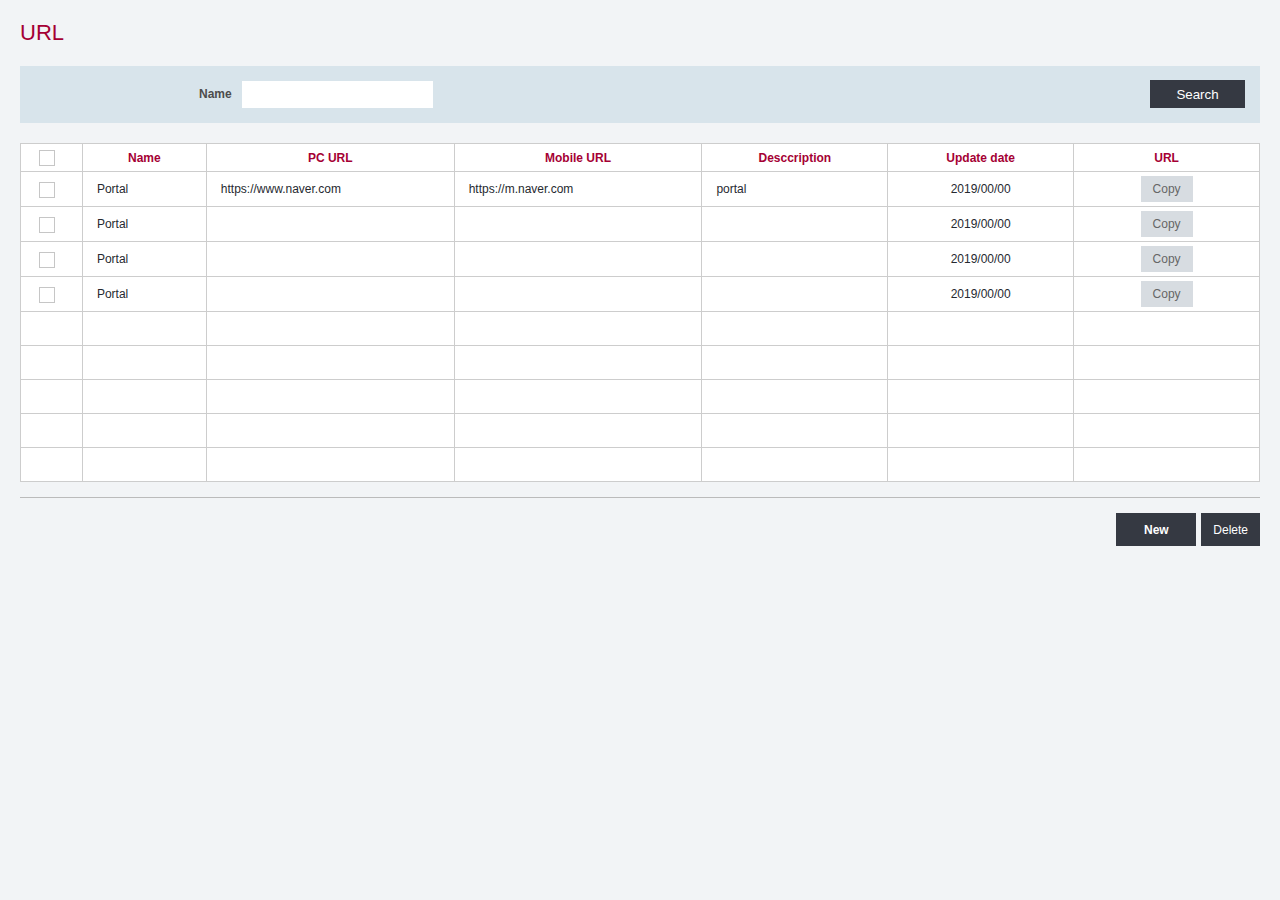
<file: html/07_Admin_url.html>
<!DOCTYPE html>
<html lang="ko">

<head>
    <meta http-equiv="Content-Type" content="text/html; charset=utf-8" />
    <meta http-equiv="X-UA-Compatible" content="IE=edge" />
    <meta name="viewport" content="width=device-width, initial-scale=1" />
    <title>URL</title>
    <!-- CSS  (library) -->
    <!-- <link rel="stylesheet" type="text/css" href="../library/bootstrap/css/bootstrap.min.css" /> -->

    <!-- CSS -->
    <link rel="stylesheet" type="text/css" href="../css/BX_style.css" />
</head>

<body>
    <!-- pageTitle loading start -->
    <article class="widget">
        <div class="widget-title">
            <h2>URL</h2>
        </div>
    </article>
    <!-- // pageTitle loading end -->

    <!-- search start -->
    <article class="widget">
        <!-- <div class="widget-subTitle">
            <h4>Search</h4>
        </div> -->
        <div class="widget-content">
            <div class="search">
                <div class="search-content">
                    <form name="searchForm" action="" method="post">
                        <fieldset>
                            <legend>Search Area</legend>
                            <div class="row">
                                <label class="col-xs-2">Name</label>
                                <div class="col-xs-2">
                                    <div class="input-search">
                                        <input type="text" class="form-control">
                                    </div>
                                </div>
                                <span class="searchBtn"><button type="button" id="btnSearch" class="icon-search btn-default">Search</button></span>
                            </div>
                        </fieldset>
                    </form>
                </div>
            </div>
        </div>
    </article>
    <!-- // search end -->

    <!-- default list table start -->
    <article class="widget">
        <div class="widget-content listTable">
            <table class="table" summary="">
                <caption></caption>
                <colgroup>
                    <col width="5%" />
                    <col width="10%" />
                    <col width="20%" />
                    <col width="20%" />
                    <col width="15%" />
                    <col width="15%" />
                    <col width="15%" />
                </colgroup>
                <thead>
                    <tr>
                        <th scope="col">
                            <label class="checkbox-inline">
                                <input type="checkbox">
                                <ins class="form-control"></ins>
                            </label>
                        </th>
                        <th scope="col">Name</th>
                        <th scope="col">PC URL</th>
                        <th scope="col">Mobile URL</th>
                        <th scope="col">Desccription</th>
                        <th scope="col">Update date</th>
                        <th scope="col">URL</th>
                    </tr>
                </thead>
                <tbody>
                    <tr data-toggle="modal" data-target="#newModal">
                        <td>
                            <label class="checkbox-inline">
                                <input type="checkbox">
                                <ins class="form-control"></ins>
                            </label>
                        </td>
                        <td class="txt-left">Portal</td>
                        <td class="txt-left">https://www.naver.com</td>
                        <td class="txt-left">https://m.naver.com</td>
                        <td class="txt-left">portal</td>
                        <td>2019/00/00</td>
                        <td>
                            <button type="button" class="btn btn-grey btn-sm"><span>Copy</span></button>
                        </td>
                    </tr>
                    <tr data-toggle="modal" data-target="#newModal">
                        <td>
                            <label class="checkbox-inline">
                                <input type="checkbox">
                                <ins class="form-control"></ins>
                            </label>
                        </td>
                        <td class="txt-left">Portal</td>
                        <td class="txt-left"></td>
                        <td class="txt-left"></td>
                        <td class="txt-left"></td>
                        <td>2019/00/00</td>
                        <td>
                            <button type="button" class="btn btn-grey btn-sm"><span>Copy</span></button>
                        </td>
                    </tr>
                    <tr data-toggle="modal" data-target="#newModal">
                        <td>
                            <label class="checkbox-inline">
                                <input type="checkbox">
                                <ins class="form-control"></ins>
                            </label>
                        </td>
                        <td class="txt-left">Portal</td>
                        <td class="txt-left"></td>
                        <td class="txt-left"></td>
                        <td class="txt-left"></td>
                        <td>2019/00/00</td>
                        <td>
                            <button type="button" class="btn btn-grey btn-sm"><span>Copy</span></button>
                        </td>
                    </tr>
                    <tr data-toggle="modal" data-target="#newModal">
                        <td>
                            <label class="checkbox-inline">
                                <input type="checkbox">
                                <ins class="form-control"></ins>
                            </label>
                        </td>
                        <td class="txt-left">Portal</td>
                        <td class="txt-left"></td>
                        <td class="txt-left"></td>
                        <td class="txt-left"></td>
                        <td>2019/00/00</td>
                        <td>
                            <button type="button" class="btn btn-grey btn-sm"><span>Copy</span></button>
                        </td>
                    </tr>
                    <tr data-toggle="modal" data-target="#newModal">
                        <td></td>
                        <td class="txt-left"></td>
                        <td class="txt-left"></td>
                        <td class="txt-left"></td>
                        <td class="txt-left"></td>
                        <td></td>
                        <td></td>
                    </tr>
                    <tr data-toggle="modal" data-target="#newModal">
                        <td></td>
                        <td class="txt-left"></td>
                        <td class="txt-left"></td>
                        <td class="txt-left"></td>
                        <td class="txt-left"></td>
                        <td></td>
                        <td></td>
                    </tr>
                    <tr data-toggle="modal" data-target="#newModal">
                        <td></td>
                        <td class="txt-left"></td>
                        <td class="txt-left"></td>
                        <td class="txt-left"></td>
                        <td class="txt-left"></td>
                        <td></td>
                        <td></td>
                    </tr>
                    <tr data-toggle="modal" data-target="#newModal">
                        <td></td>
                        <td class="txt-left"></td>
                        <td class="txt-left"></td>
                        <td class="txt-left"></td>
                        <td class="txt-left"></td>
                        <td></td>
                        <td></td>
                    </tr>
                    <tr data-toggle="modal" data-target="#newModal">
                        <td></td>
                        <td class="txt-left"></td>
                        <td class="txt-left"></td>
                        <td class="txt-left"></td>
                        <td class="txt-left"></td>
                        <td></td>
                        <td></td>
                    </tr>
                </tbody>
            </table>
        </div>
    </article>
    <!-- // default list table end -->

    <!-- footer button -->
    <div class="content-footer">
        <div class="pull-right">
            <div class="btn-group">
                <button type="button" class="btn btn-primary btn-xl btn-fx" data-toggle="modal" data-target="#newModal"><span>New</span></button>
                <button type="button" class="btn btn-default btn-xl"><span>Delete</span></button>
            </div>
        </div>
    </div>
    <!-- // footer button -->

    <!-- modal confirm start -->
    <div class="modal fade" id="newModal" tabindex="-1" role="dialog">
        <div class="modal-dialog modal-lg">
            <div class="modal-content">
                <div class="modal-header">
                    <button type="button" class="close" data-dismiss="modal" aria-hidden="true"><span>x</span></button>
                    <h1 class="modal-title" id="pageInfoModalLabel">New URL</h4>
                </div>
                <div class="modal-body">
                    <article class="widget">
                        <div class="widget-content detailTable">
                            <table class="table" summary="">
                                <caption></caption>
                                <colgroup>
                                    <col width="25%" />
                                    <col width="75%" />
                                </colgroup>
                                <tbody>
                                    <tr>
                                        <th scope="row">
                                            <label for="d_txt01">Name</label>
                                        </th>
                                        <td>
                                            <input type="text" id="d_txt01" class="form-control" value="" />
                                        </td>
                                    </tr>
                                    <tr>
                                        <th scope="row">
                                            <label for="d_txt02">PC URL</label>
                                        </th>
                                        <td>
                                            <input type="text" id="d_txt02" class="form-control" value="" />
                                        </td>
                                    </tr>
                                    <tr>
                                        <th scope="row">
                                            <label for="d_txt03">Mobile URL</label>
                                        </th>
                                        <td>
                                            <input type="text" id="d_txt03" class="form-control" value="" />
                                        </td>
                                    </tr>
                                    <tr>
                                        <th scope="row">
                                            <label for="d_txt04">iosURL</label>
                                        </th>
                                        <td>
                                            <input type="text" id="d_txt04" class="form-control" value="" />
                                        </td>
                                    </tr>
                                    <tr>
                                        <th scope="row">
                                            <label for="d_txt05">iosStoreURL</label>
                                        </th>
                                        <td>
                                            <input type="text" id="d_txt05" class="form-control" value="" />
                                        </td>
                                    </tr>
                                    <tr>
                                        <th scope="row">
                                            <label for="d_txt06">androidURL</label>
                                        </th>
                                        <td>
                                            <input type="text" id="d_txt06" class="form-control" value="" />
                                        </td>
                                    </tr>
                                    <tr>
                                        <th scope="row">
                                            <label for="d_txt07">androidStoreURL</label>
                                        </th>
                                        <td>
                                            <input type="text" id="d_txt07" class="form-control" value="" />
                                        </td>
                                    </tr>
                                    <tr>
                                        <th scope="row">
                                            <label for="d_txtA">Description</label>
                                        </th>
                                        <td>
                                            <textarea id="d_txtA" name="d_txtA" rows="3" class="form-control"></textarea>
                                        </td>
                                    </tr>
                                </tbody>
                            </table>
                        </div>
                    </article>
                </div>
                <div class="modal-footer">
                    <div class="pull-right">
                        <div class="btn-group">
                            <button type="button" class="btn btn-primary btn-xl btn-fx" data-dismiss="modal">Save</button>
                            <button type="button" class="btn btn-default btn-xl btn-fx" data-dismiss="modal">Cancel</button>
                        </div>
                    </div>
                </div>
            </div>
        </div>
    </div>
    <!-- // modal confirm end -->

    <!-- javascript (library) -->
    <script type="text/javascript" src="../library/jquery/js/jquery-1.11.2.min.js"></script>
    <script type="text/javascript" src="../library/bootstrap/js/bootstrap.min.js"></script>

    <!-- javascript -->
    <script type="text/javascript" src="../js/BX_js_common.js"></script>

    <!--[if lt IE 9]>
    <script type="text/javascript" src="../library/html5shiv-master/dist/html5shiv.min.js"></script>
    <script type="text/javascript" src="../library/html5shiv-master/dist/html5shiv-printshiv.min.js"></script>
    <![endif]-->

    <!-- custom javascript -->
    <script type="text/javascript">
    </script>
</body>

</html>
</file>
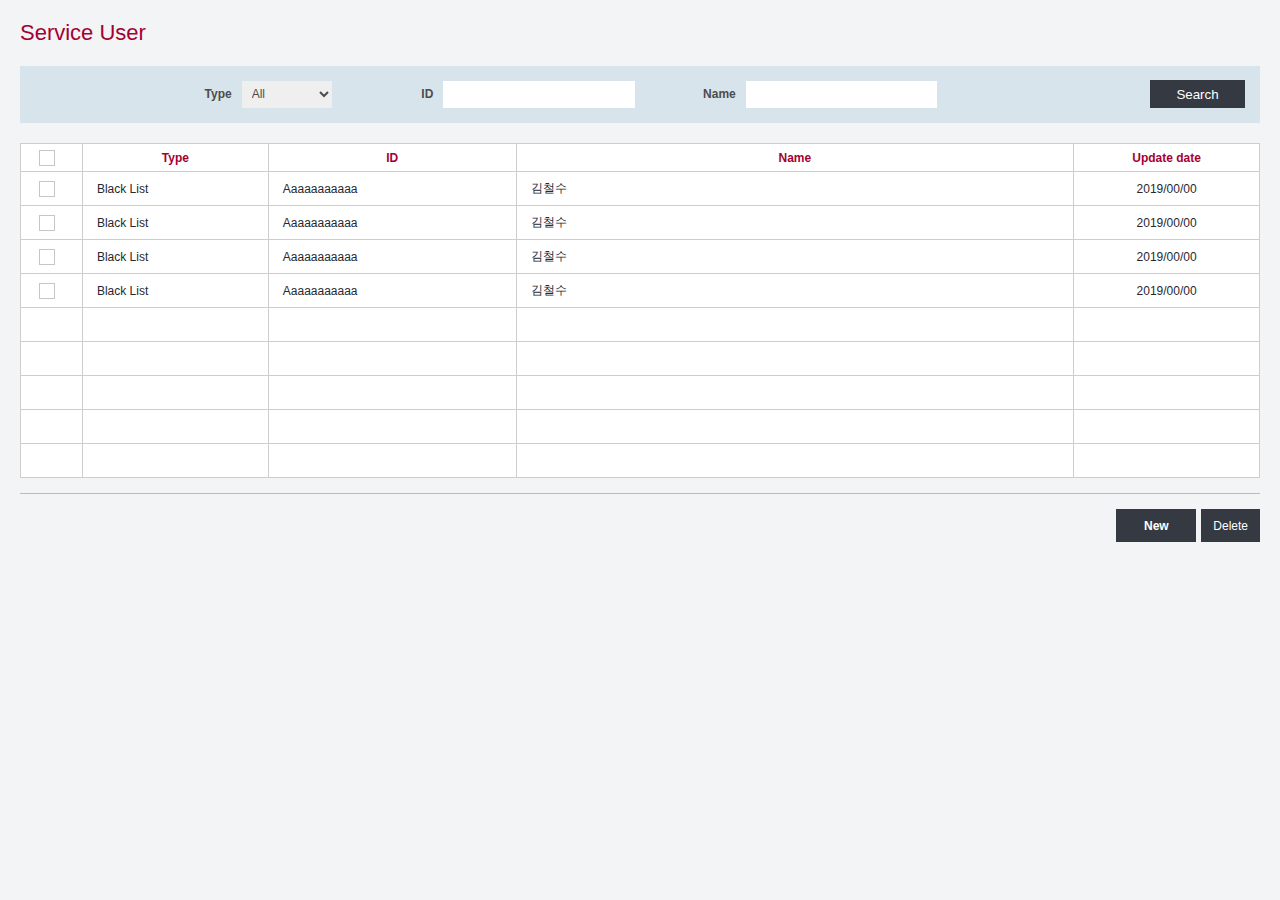
<file: html/08_Admin_serviceUser.html>
<!DOCTYPE html>
<html lang="ko">

<head>
    <meta http-equiv="Content-Type" content="text/html; charset=utf-8" />
    <meta http-equiv="X-UA-Compatible" content="IE=edge" />
    <meta name="viewport" content="width=device-width, initial-scale=1" />
    <title>Service User</title>
    <!-- CSS  (library) -->
    <!-- <link rel="stylesheet" type="text/css" href="../library/bootstrap/css/bootstrap.min.css" /> -->

    <!-- CSS -->
    <link rel="stylesheet" type="text/css" href="../css/BX_style.css" />
</head>

<body>
    <!-- pageTitle loading start -->
    <article class="widget">
        <div class="widget-title">
            <h2>Service User</h2>
        </div>
    </article>
    <!-- // pageTitle loading end -->

    <!-- search start -->
    <article class="widget">
        <!-- <div class="widget-subTitle">
            <h4>Search</h4>
        </div> -->
        <div class="widget-content">
            <div class="search">
                <div class="search-content">
                    <form name="searchForm" action="" method="post">
                        <fieldset>
                            <legend>Search Area</legend>
                            <div class="row">
                                <label class="col-xs-2">Type</label>
                                <div class="col-xs-1">
                                    <select class="form-control">
                                        <option>All</option>
                                        <option>option01</option>
                                        <option>option02</option>
                                        <option>option03</option>
                                    </select>
                                </div>
                                <label class="col-xs-1">ID</label>
                                <div class="col-xs-2">
                                    <div class="input-search">
                                        <input type="text" class="form-control">
                                    </div>
                                </div>
                                <label class="col-xs-1">Name</label>
                                <div class="col-xs-2">
                                    <div class="input-search">
                                        <input type="text" class="form-control">
                                    </div>
                                </div>
                                <span class="searchBtn"><button type="button" id="btnSearch" class="icon-search btn-default">Search</button></span>
                            </div>
                        </fieldset>
                    </form>
                </div>
            </div>
        </div>
    </article>
    <!-- // search end -->

    <!-- default list table start -->
    <article class="widget">
        <div class="widget-content listTable">
            <table class="table" summary="">
                <caption></caption>
                <colgroup>
                    <col width="5%" />
                    <col width="15%" />
                    <col width="20%" />
                    <col width="45%" />
                    <col width="15%" />
                </colgroup>
                <thead>
                    <tr>
                        <th scope="col">
                            <label class="checkbox-inline">
                                <input type="checkbox">
                                <ins class="form-control"></ins>
                            </label>
                        </th>
                        <th scope="col">Type</th>
                        <th scope="col">ID</th>
                        <th scope="col">Name</th>
                        <th scope="col">Update date</th>
                    </tr>
                </thead>
                <tbody>
                    <tr data-toggle="modal" data-target="#newModal">
                        <td>
                            <label class="checkbox-inline">
                                <input type="checkbox">
                                <ins class="form-control"></ins>
                            </label>
                        </td>
                        <td class="txt-left">Black List</td>
                        <td class="txt-left">Aaaaaaaaaaa</td>
                        <td class="txt-left">김철수</td>
                        <td>2019/00/00</td>
                    </tr>
                    <tr data-toggle="modal" data-target="#newModal">
                        <td>
                            <label class="checkbox-inline">
                                <input type="checkbox">
                                <ins class="form-control"></ins>
                            </label>
                        </td>
                        <td class="txt-left">Black List</td>
                        <td class="txt-left">Aaaaaaaaaaa</td>
                        <td class="txt-left">김철수</td>
                        <td>2019/00/00</td>
                    </tr>
                    <tr data-toggle="modal" data-target="#newModal">
                        <td>
                            <label class="checkbox-inline">
                                <input type="checkbox">
                                <ins class="form-control"></ins>
                            </label>
                        </td>
                        <td class="txt-left">Black List</td>
                        <td class="txt-left">Aaaaaaaaaaa</td>
                        <td class="txt-left">김철수</td>
                        <td>2019/00/00</td>
                    </tr>
                    <tr data-toggle="modal" data-target="#newModal">
                        <td>
                            <label class="checkbox-inline">
                                <input type="checkbox">
                                <ins class="form-control"></ins>
                            </label>
                        </td>
                        <td class="txt-left">Black List</td>
                        <td class="txt-left">Aaaaaaaaaaa</td>
                        <td class="txt-left">김철수</td>
                        <td>2019/00/00</td>
                    </tr>
                    <tr data-toggle="modal" data-target="#newModal">
                        <td></td>
                        <td class="txt-left"></td>
                        <td class="txt-left"></td>
                        <td class="txt-left"></td>
                        <td></td>
                    </tr>
                    <tr data-toggle="modal" data-target="#newModal">
                        <td></td>
                        <td class="txt-left"></td>
                        <td class="txt-left"></td>
                        <td class="txt-left"></td>
                        <td></td>
                    </tr>
                    <tr data-toggle="modal" data-target="#newModal">
                        <td></td>
                        <td class="txt-left"></td>
                        <td class="txt-left"></td>
                        <td class="txt-left"></td>
                        <td></td>
                    </tr>
                    <tr data-toggle="modal" data-target="#newModal">
                        <td></td>
                        <td class="txt-left"></td>
                        <td class="txt-left"></td>
                        <td class="txt-left"></td>
                        <td></td>
                    </tr>
                    <tr data-toggle="modal" data-target="#newModal">
                        <td></td>
                        <td class="txt-left"></td>
                        <td class="txt-left"></td>
                        <td class="txt-left"></td>
                        <td></td>
                    </tr>
                </tbody>
            </table>
        </div>
    </article>
    <!-- // default list table end -->

    <!-- footer button -->
    <div class="content-footer">
        <div class="pull-right">
            <div class="btn-group">
                <button type="button" class="btn btn-primary btn-xl btn-fx" data-toggle="modal" data-target="#newModal"><span>New</span></button>
                <button type="button" class="btn btn-default btn-xl"><span>Delete</span></button>
            </div>
        </div>
    </div>
    <!-- // footer button -->

    <!-- modal confirm start -->
    <div class="modal fade" id="newModal" tabindex="-1" role="dialog">
        <div class="modal-dialog modal-lg">
            <div class="modal-content">
                <div class="modal-header">
                    <button type="button" class="close" data-dismiss="modal" aria-hidden="true"><span>x</span></button>
                    <h1 class="modal-title" id="pageInfoModalLabel">New Service User</h4>
                </div>
                <div class="modal-body">
                    <article class="widget">
                        <div class="widget-content detailTable">
                            <table class="table" summary="">
                                <caption></caption>
                                <colgroup>
                                    <col width="25%" />
                                    <col width="75%" />
                                </colgroup>
                                <tbody>
                                    <tr>
                                        <th scope="row">
                                            <label for="d_chk01">Type</label>
                                        </th>
                                        <td>
                                            <label class="checkbox-inline">
                                                <input type="checkbox" name="d_chk" id="d_chk01">
                                                <ins class="form-control"></ins>
                                                <span>Black List</span>
                                            </label>
                                        </td>
                                    </tr>
                                    <tr>
                                        <th scope="row">
                                            <label for="d_txt01">ID</label>
                                        </th>
                                        <td>
                                            <input type="text" id="d_txt01" class="form-control" value="" />
                                        </td>
                                    </tr>
                                    <tr>
                                        <th scope="row">
                                            <label for="d_txt02">Name</label>
                                        </th>
                                        <td>
                                            <input type="text" id="d_txt02" class="form-control" value="" />
                                        </td>
                                    </tr>
                                </tbody>
                            </table>
                        </div>
                    </article>
                </div>
                <div class="modal-footer">
                    <div class="pull-right">
                        <div class="btn-group">
                            <button type="button" class="btn btn-primary btn-xl btn-fx" data-dismiss="modal">Save</button>
                            <button type="button" class="btn btn-default btn-xl btn-fx" data-dismiss="modal">Cancel</button>
                        </div>
                    </div>
                </div>
            </div>
        </div>
    </div>
    <!-- // modal confirm end -->

    <!-- javascript (library) -->
    <script type="text/javascript" src="../library/jquery/js/jquery-1.11.2.min.js"></script>
    <script type="text/javascript" src="../library/bootstrap/js/bootstrap.min.js"></script>

    <!-- javascript -->
    <script type="text/javascript" src="../js/BX_js_common.js"></script>

    <!--[if lt IE 9]>
    <script type="text/javascript" src="../library/html5shiv-master/dist/html5shiv.min.js"></script>
    <script type="text/javascript" src="../library/html5shiv-master/dist/html5shiv-printshiv.min.js"></script>
    <![endif]-->

    <!-- custom javascript -->
    <script type="text/javascript">
    </script>
</body>

</html>
</file>
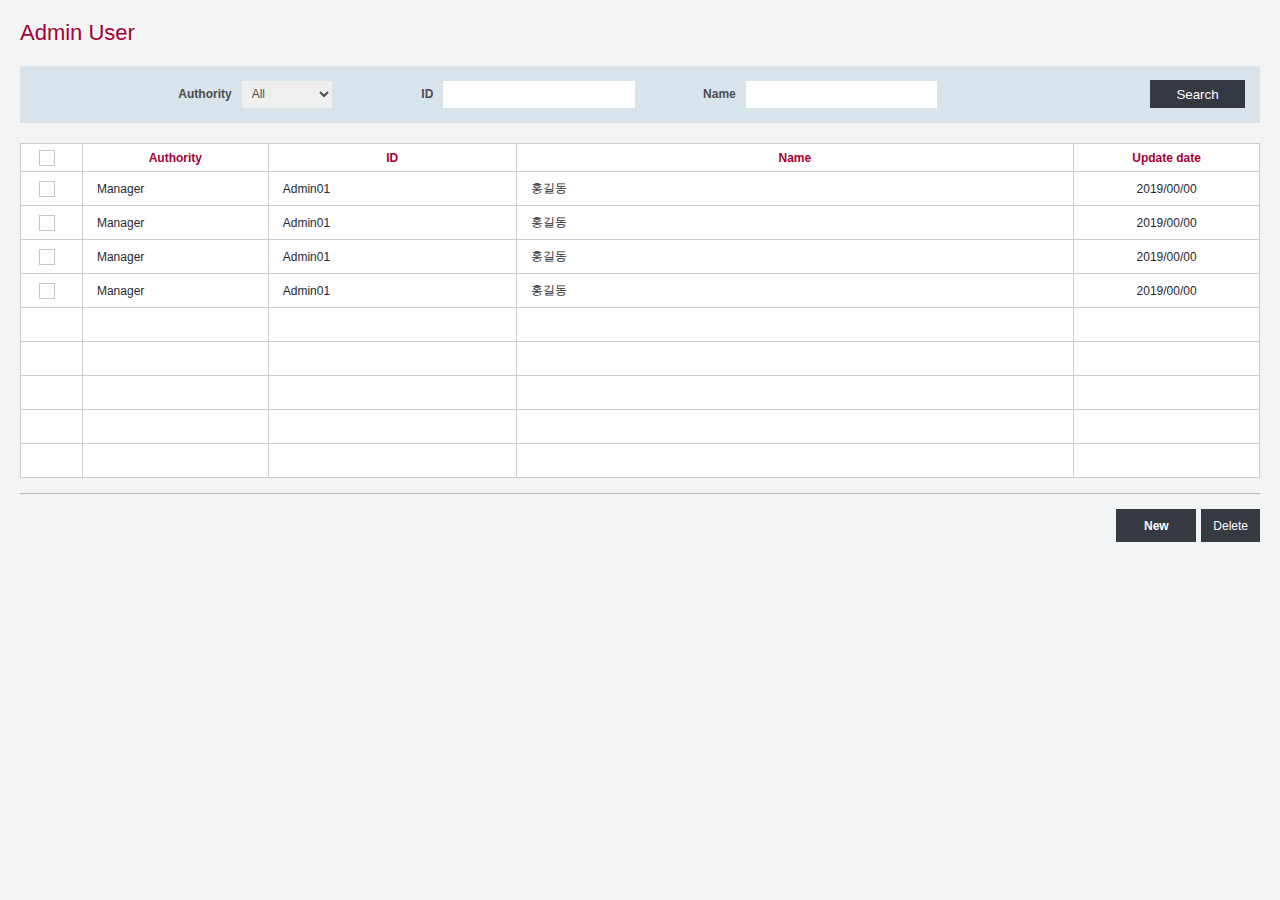
<file: html/09_Admin_adminUser.html>
<!DOCTYPE html>
<html lang="ko">

<head>
    <meta http-equiv="Content-Type" content="text/html; charset=utf-8" />
    <meta http-equiv="X-UA-Compatible" content="IE=edge" />
    <meta name="viewport" content="width=device-width, initial-scale=1" />
    <title>Admin User</title>
    <!-- CSS  (library) -->
    <!-- <link rel="stylesheet" type="text/css" href="../library/bootstrap/css/bootstrap.min.css" /> -->

    <!-- CSS -->
    <link rel="stylesheet" type="text/css" href="../css/BX_style.css" />
</head>

<body>
    <!-- pageTitle loading start -->
    <article class="widget">
        <div class="widget-title">
            <h2>Admin User</h2>
        </div>
    </article>
    <!-- // pageTitle loading end -->

    <!-- search start -->
    <article class="widget">
        <!-- <div class="widget-subTitle">
            <h4>Search</h4>
        </div> -->
        <div class="widget-content">
            <div class="search">
                <div class="search-content">
                    <form name="searchForm" action="" method="post">
                        <fieldset>
                            <legend>Search Area</legend>
                            <div class="row">
                                <label class="col-xs-2">Authority</label>
                                <div class="col-xs-1">
                                    <select class="form-control">
                                        <option>All</option>
                                        <option>option01</option>
                                        <option>option02</option>
                                        <option>option03</option>
                                    </select>
                                </div>
                                <label class="col-xs-1">ID</label>
                                <div class="col-xs-2">
                                    <div class="input-search">
                                        <input type="text" class="form-control">
                                    </div>
                                </div>
                                <label class="col-xs-1">Name</label>
                                <div class="col-xs-2">
                                    <div class="input-search">
                                        <input type="text" class="form-control">
                                    </div>
                                </div>
                                <span class="searchBtn"><button type="button" id="btnSearch" class="icon-search btn-default">Search</button></span>
                            </div>
                        </fieldset>
                    </form>
                </div>
            </div>
        </div>
    </article>
    <!-- // search end -->

    <!-- default list table start -->
    <article class="widget">
        <div class="widget-content listTable">
            <table class="table" summary="">
                <caption></caption>
                <colgroup>
                    <col width="5%" />
                    <col width="15%" />
                    <col width="20%" />
                    <col width="45%" />
                    <col width="15%" />
                </colgroup>
                <thead>
                    <tr>
                        <th scope="col">
                            <label class="checkbox-inline">
                                <input type="checkbox">
                                <ins class="form-control"></ins>
                            </label>
                        </th>
                        <th scope="col">Authority</th>
                        <th scope="col">ID</th>
                        <th scope="col">Name</th>
                        <th scope="col">Update date</th>
                    </tr>
                </thead>
                <tbody>
                    <tr data-toggle="modal" data-target="#newModal">
                        <td>
                            <label class="checkbox-inline">
                                <input type="checkbox">
                                <ins class="form-control"></ins>
                            </label>
                        </td>
                        <td class="txt-left">Manager</td>
                        <td class="txt-left">Admin01</td>
                        <td class="txt-left">홍길동</td>
                        <td>2019/00/00</td>
                    </tr>
                    <tr data-toggle="modal" data-target="#newModal">
                        <td>
                            <label class="checkbox-inline">
                                <input type="checkbox">
                                <ins class="form-control"></ins>
                            </label>
                        </td>
                        <td class="txt-left">Manager</td>
                        <td class="txt-left">Admin01</td>
                        <td class="txt-left">홍길동</td>
                        <td>2019/00/00</td>
                    </tr>
                    <tr data-toggle="modal" data-target="#newModal">
                        <td>
                            <label class="checkbox-inline">
                                <input type="checkbox">
                                <ins class="form-control"></ins>
                            </label>
                        </td>
                        <td class="txt-left">Manager</td>
                        <td class="txt-left">Admin01</td>
                        <td class="txt-left">홍길동</td>
                        <td>2019/00/00</td>
                    </tr>
                    <tr data-toggle="modal" data-target="#newModal">
                        <td>
                            <label class="checkbox-inline">
                                <input type="checkbox">
                                <ins class="form-control"></ins>
                            </label>
                        </td>
                        <td class="txt-left">Manager</td>
                        <td class="txt-left">Admin01</td>
                        <td class="txt-left">홍길동</td>
                        <td>2019/00/00</td>
                    </tr>
                    <tr data-toggle="modal" data-target="#newModal">
                        <td></td>
                        <td class="txt-left"></td>
                        <td class="txt-left"></td>
                        <td class="txt-left"></td>
                        <td></td>
                    </tr>
                    <tr data-toggle="modal" data-target="#newModal">
                        <td></td>
                        <td class="txt-left"></td>
                        <td class="txt-left"></td>
                        <td class="txt-left"></td>
                        <td></td>
                    </tr>
                    <tr data-toggle="modal" data-target="#newModal">
                        <td></td>
                        <td class="txt-left"></td>
                        <td class="txt-left"></td>
                        <td class="txt-left"></td>
                        <td></td>
                    </tr>
                    <tr data-toggle="modal" data-target="#newModal">
                        <td></td>
                        <td class="txt-left"></td>
                        <td class="txt-left"></td>
                        <td class="txt-left"></td>
                        <td></td>
                    </tr>
                    <tr data-toggle="modal" data-target="#newModal">
                        <td></td>
                        <td class="txt-left"></td>
                        <td class="txt-left"></td>
                        <td class="txt-left"></td>
                        <td></td>
                    </tr>
                </tbody>
            </table>
        </div>
    </article>
    <!-- // default list table end -->

    <!-- footer button -->
    <div class="content-footer">
        <div class="pull-right">
            <div class="btn-group">
                <button type="button" class="btn btn-primary btn-xl btn-fx" data-toggle="modal" data-target="#newModal"><span>New</span></button>
                <button type="button" class="btn btn-default btn-xl"><span>Delete</span></button>
            </div>
        </div>
    </div>
    <!-- // footer button -->

    <!-- modal confirm start -->
    <div class="modal fade" id="newModal" tabindex="-1" role="dialog">
        <div class="modal-dialog modal-lg">
            <div class="modal-content">
                <div class="modal-header">
                    <button type="button" class="close" data-dismiss="modal" aria-hidden="true"><span>x</span></button>
                    <h1 class="modal-title" id="pageInfoModalLabel">New Admin User</h4>
                </div>
                <div class="modal-body">
                    <article class="widget">
                        <div class="widget-content detailTable">
                            <table class="table" summary="">
                                <caption></caption>
                                <colgroup>
                                    <col width="25%" />
                                    <col width="75%" />
                                </colgroup>
                                <tbody>
                                    <tr>
                                        <th scope="row">
                                            <label for="d_slc01">Authority</label>
                                        </th>
                                        <td>
                                            <select id="d_slc01" class="form-control">
                                                <option>All</option>
                                                <option>option01</option>
                                                <option>option02</option>
                                            </select>
                                        </td>
                                    </tr>
                                    <tr>
                                        <th scope="row">
                                            <label for="d_txt01">ID</label>
                                        </th>
                                        <td>
                                            <input type="text" id="d_txt01" class="form-control" value="" />
                                        </td>
                                    </tr>
                                    <tr>
                                        <th scope="row">
                                            <label for="d_txt02">Name</label>
                                        </th>
                                        <td>
                                            <input type="text" id="d_txt02" class="form-control" value="" />
                                        </td>
                                    </tr>
                                </tbody>
                            </table>
                        </div>
                    </article>
                </div>
                <div class="modal-footer">
                    <div class="pull-right">
                        <div class="btn-group">
                            <button type="button" class="btn btn-primary btn-xl btn-fx" data-dismiss="modal">Save</button>
                            <button type="button" class="btn btn-default btn-xl btn-fx" data-dismiss="modal">Cancel</button>
                        </div>
                    </div>
                </div>
            </div>
        </div>
    </div>
    <!-- // modal confirm end -->

    <!-- javascript (library) -->
    <script type="text/javascript" src="../library/jquery/js/jquery-1.11.2.min.js"></script>
    <script type="text/javascript" src="../library/bootstrap/js/bootstrap.min.js"></script>

    <!-- javascript -->
    <script type="text/javascript" src="../js/BX_js_common.js"></script>

    <!--[if lt IE 9]>
    <script type="text/javascript" src="../library/html5shiv-master/dist/html5shiv.min.js"></script>
    <script type="text/javascript" src="../library/html5shiv-master/dist/html5shiv-printshiv.min.js"></script>
    <![endif]-->

    <!-- custom javascript -->
    <script type="text/javascript">
    </script>
</body>

</html>
</file>
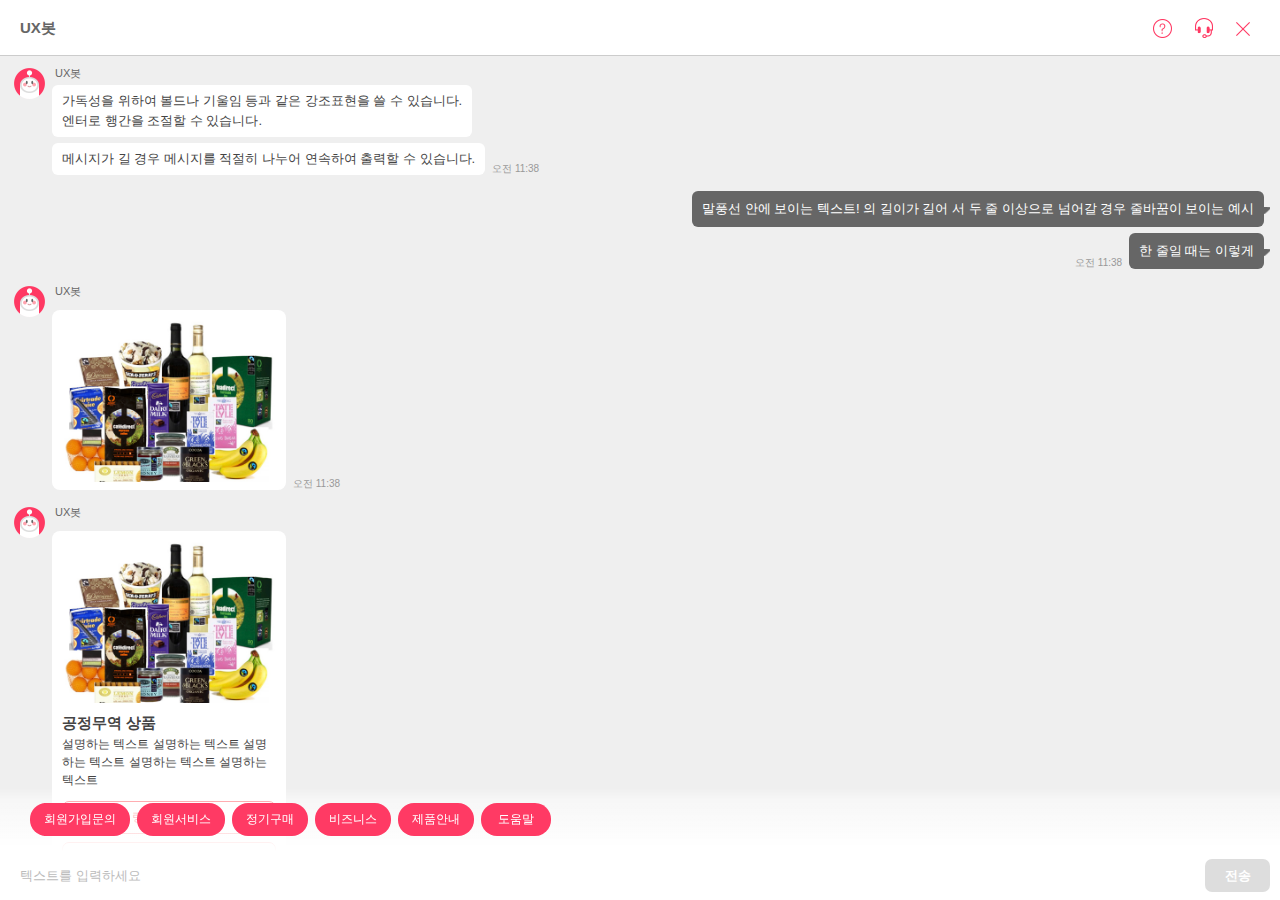
<file: template/html/00_template.html>
<!doctype html>
<html lang="ko">

<head>
    <!-- required meta tags -->
    <meta charset="utf-8">
    <meta http-equiv="X-UA-Compatible" content="IE=edge,chrome=1">
    <meta name="viewport" content="width=device-width, initial-scale=1.0, maximum-scale=2.0, minimum-scale=1.0, user-scalable=no" />
    <!-- mobile : full screen  -->
    <meta name="mobile-web-app-capable" content="yes">
    <meta name="apple-mobile-web-app-capable" content="yes">
    <!-- mobile safari : remove status bar  -->
    <meta name="mobile-web-app-status-bar-style" content="black">
    <meta name="apple-mobile-web-app-status-bar-style" content="black">

    <!-- favicon -->
    <link rel="shortcut icon" href="../images/favicon.ico">

    <!-- CSS (library) -->
    <link rel="stylesheet" type="text/css" media="screen" href="../library/swiper/swiper.min.css" />

    <!-- CSS -->
    <link rel="stylesheet" type="text/css" media="screen" href="../css/chatbot.css" />

    <title>Chatbot template</title>
</head>

<body>
    <div id="wrap" class="">
        <header>
            <!-- chatbot -->
            <div class="header_chatbot">
                <h1>UX봇</h1>
                <button class="btn_icon btn_help"><span>help</span></button>
                <button class="btn_icon btn_customerService"><span>customer service</span></button>
                <button class="btn_icon btn_chatbot"><span>chatbot</span></button>
                <button class="btn_icon btn_close" id="closeChatBot"><span>close</span></button>
            </div>
        </header>

        <div id="content_wrapper">
            <div class="content_view">
                <!-- chatbot mode -->
                <div class=" message_view chatbot">
                    <ul>
                        <li>
                            <div class="messageLeft">
                                <span class="character"></span>
                                <div class="messageLeft_con">
                                    <div class="chat_name">UX봇</div>
                                    <div class="messageLeft_box">
                                        <div class="message_content">
                                            <p>가독성을 위하여 볼드나 기울임 등과 같은 강조표현을 쓸 수 있습니다.</p>
                                            <p></p>
                                            <p>엔터로 행간을 조절할 수 있습니다.</p>
                                        </div>
                                    </div>
                                    <div class="messageLeft_box">
                                        <div class="message_content">
                                            <p>메시지가 길 경우 메시지를 적절히 나누어 연속하여 출력할 수 있습니다.</p>
                                        </div>
                                        <div class="messageLeft_time">오전 11:38</div>
                                    </div>
                                </div>
                            </div>
                        </li>
                        <li>
                            <div class="messageRight">
                                <div class="messageRight_con">
                                    <div class="messageRight_box">
                                        <div class="message_content">
                                            <p>말풍선 안에 보이는 텍스트! 의 길이가 길어 서 두 줄 이상으로 넘어갈 경우 줄바꿈이 보이는 예시</p>
                                        </div>
                                    </div>
                                    <div class="messageRight_box">
                                        <div class="messageRight_time">오전 11:38</div>
                                        <div class="message_content">
                                            <p>한 줄일 때는 이렇게</p>
                                        </div>
                                    </div>
                                </div>
                            </div>
                        </li>
                        <!-- card : image only -->
                        <li>
                            <div class="messageLeft">
                                <span class="character"></span>
                                <div class="messageLeft_con">
                                    <div class="chat_name">UX봇</div>
                                    <div class="messageLeft_box">
                                        <div class="card">
                                            <div class="card_img">
                                                <img src="../images/img_sample.jpg" alt="sample image">
                                            </div>
                                        </div>
                                        <div class="messageLeft_time">오전 11:38</div>
                                    </div>
                                </div>
                            </div>
                        </li>
                        <!-- card : image, text, button -->
                        <li>
                            <div class="messageLeft">
                                <span class="character"></span>
                                <div class="messageLeft_con">
                                    <div class="chat_name">UX봇</div>
                                    <div class="messageLeft_box">
                                        <div class="card">
                                            <div class="card_img">
                                                <img src="../images/img_sample.jpg" alt="sample image">
                                            </div>
                                            <div class="message_content">
                                                <div class="card_title">공정무역 상품</div>
                                                <div class="card_con">
                                                    <p>설명하는 텍스트 설명하는 텍스트 설명하는 텍스트 설명하는 텍스트 설명하는 텍스트</p>
                                                </div>
                                                <div class="card_button">
                                                    <button class="btn">링크 버튼<i class="ico_link"></i></button>
                                                    <button class="btn">전화 버튼<i class="ico_call"></i></button>
                                                </div>
                                            </div>
                                        </div>
                                        <div class="messageLeft_time">오전 11:38</div>
                                    </div>
                                </div>
                            </div>
                        </li>
                        <!-- card : image, text, button -->
                        <li>
                            <div class="messageLeft">
                                <span class="character"></span>
                                <div class="messageLeft_con">
                                    <div class="chat_name">UX봇</div>
                                    <div class="messageLeft_box">
                                        <div class="card">
                                            <div class="card_img">
                                                <img src="../images/img_sample.jpg" alt="sample image">
                                            </div>
                                            <div class="message_content">
                                                <div class="card_title">399,999원 <span class="txt_strikethrough">498,750원</span></div>
                                                <div class="card_subtitle txt_highlight">99,750원↓</div>
                                                <div class="card_con">
                                                    <p>설명하는 텍스트 설명하는 텍스트 설명하는 텍스트 설명하는 텍스트 설명하는 텍스트</p>
                                                </div>
                                                <div class="card_button">
                                                    <button class="btn btn_highlight">발화 버튼</button>
                                                </div>
                                            </div>
                                        </div>
                                        <div class="messageLeft_time">오전 11:38</div>
                                    </div>
                                </div>
                            </div>
                        </li>
                        <!-- card : button only -->
                        <li>
                            <div class="messageLeft">
                                <span class="character"></span>
                                <div class="messageLeft_con">
                                    <div class="chat_name">UX봇</div>
                                    <div class="messageLeft_box">
                                        <div class="card">
                                            <div class="message_content">
                                                <div class="card_button">
                                                    <button class="btn btn_highlight">발화 버튼</button>
                                                    <button class="btn">발화 버튼</button>
                                                </div>
                                            </div>
                                        </div>
                                        <div class="messageLeft_time">오전 11:38</div>
                                    </div>
                                </div>
                            </div>
                        </li>
                        <!-- card : button only (disabled) -->
                        <li>
                            <div class="messageLeft">
                                <span class="character"></span>
                                <div class="messageLeft_con">
                                    <div class="chat_name">UX봇</div>
                                    <div class="messageLeft_box">
                                        <div class="card">
                                            <div class="message_content">
                                                <div class="card_button">
                                                    <button class="btn btn_disabled btn_highlight">발화 버튼</button>
                                                    <button class="btn btn_disabled">발화 버튼</button>
                                                </div>
                                            </div>
                                        </div>
                                        <div class="messageLeft_time">오전 11:38</div>
                                    </div>
                                </div>
                            </div>
                        </li>
                        <!-- card : button only (disabled) -->
                        <li>
                            <div class="messageLeft">
                                <span class="character"></span>
                                <div class="messageLeft_con">
                                    <div class="chat_name">UX봇</div>
                                    <div class="messageLeft_box">
                                        <div class="message_content">
                                            <p>한 말풍선에 버튼과 텍스트가 함께 있는 경우</p>
                                            <div class="btn_block_inline">
                                                <button class="btn">취소</button>
                                                <button class="btn btn_order btn_highlight">결제<i></i></button>
                                            </div>
                                        </div>
                                    </div>
                                    <div class="messageLeft_box">
                                        <div class="card">
                                            <div class="message_content">
                                                <div class="card_button">
                                                    <button class="btn btn_order">주문하기<i></i></button>
                                                    <button class="btn">상세보기</button>
                                                </div>
                                            </div>
                                        </div>
                                        <div class="messageLeft_time">오전 11:38</div>
                                    </div>
                                </div>
                            </div>
                        </li>
                        <!-- carousel only -->
                        <li>
                            <div class="messageLeft carousel_only">
                                <span class="character"></span>
                                <div class="messageLeft_con">
                                    <div class="chat_name">UX봇</div>
                                </div>
                                <!--carousel content -->
                                <div class="swiper-container carousel">
                                    <div class="swiper-wrapper">
                                        <div class="swiper-slide">
                                            <div class="card">
                                                <div class="card_img">
                                                    <img src="../images/img_sample.jpg" alt="sample image">
                                                </div>
                                                <div class="message_content">
                                                    <div class="card_title">공정무역 상품</div>
                                                    <div class="card_con">
                                                        <p>설명하는 텍스트 설명하는 텍스트 설명하는 텍스트 설명하는 텍스트 설명하는 텍스트</p>
                                                    </div>
                                                    <div class="card_button">
                                                        <button class="btn">링크 버튼<i class="ico_link"></i></button>
                                                    </div>
                                                </div>
                                            </div>
                                        </div>
                                        <div class="swiper-slide">
                                            <div class="card">
                                                <div class="card_img">
                                                    <img src="../images/img_sample.jpg" alt="sample image">
                                                </div>
                                                <div class="message_content">
                                                    <div class="card_title">공정무역 상품</div>
                                                    <div class="card_con">
                                                        <p>설명하는 텍스트 설명하는 텍스트 설명하는 텍스트 설명하는 텍스트 설명하는 텍스트</p>
                                                    </div>
                                                    <div class="card_button">
                                                        <button class="btn">링크 버튼<i class="ico_link"></i></button>
                                                    </div>
                                                </div>
                                            </div>
                                        </div>
                                        <div class="swiper-slide">
                                            <div class="card">
                                                <div class="card_img">
                                                    <img src="../images/img_sample.jpg" alt="sample image">
                                                </div>
                                                <div class="message_content">
                                                    <div class="card_title">공정무역 상품</div>
                                                    <div class="card_con">
                                                        <p>설명하는 텍스트 설명하는 텍스트 설명하는 텍스트 설명하는 텍스트 설명하는 텍스트</p>
                                                    </div>
                                                    <div class="card_button">
                                                        <button class="btn">링크 버튼<i class="ico_link"></i></button>
                                                    </div>
                                                </div>
                                            </div>
                                        </div>
                                        <div class="swiper-slide">
                                            <div class="card">
                                                <div class="card_img">
                                                    <img src="../images/img_sample.jpg" alt="sample image">
                                                </div>
                                                <div class="message_content">
                                                    <div class="card_title">공정무역 상품</div>
                                                    <div class="card_con">
                                                        <p>설명하는 텍스트 설명하는 텍스트 설명하는 텍스트 설명하는 텍스트 설명하는 텍스트</p>
                                                    </div>
                                                    <div class="card_button">
                                                        <button class="btn">링크 버튼<i class="ico_link"></i></button>
                                                    </div>
                                                </div>
                                            </div>
                                        </div>
                                        <div class="swiper-slide">
                                            <div class="card">
                                                <div class="card_img">
                                                    <img src="../images/img_sample.jpg" alt="sample image">
                                                </div>
                                                <div class="message_content">
                                                    <div class="card_title">공정무역 상품</div>
                                                    <div class="card_con">
                                                        <p>설명하는 텍스트 설명하는 텍스트 설명하는 텍스트 설명하는 텍스트 설명하는 텍스트</p>
                                                    </div>
                                                    <div class="card_button">
                                                        <button class="btn">링크 버튼<i class="ico_link"></i></button>
                                                    </div>
                                                </div>
                                            </div>
                                        </div>
                                    </div>
                                    <div class="swiper-button-next"></div>
                                    <div class="swiper-button-prev"></div>
                                    <div class="messageLeft_time">오전 11:38</div>
                                </div>
                            </div>
                        </li>
                        <!-- carousel -->
                        <li>
                            <div class="messageLeft">
                                <span class="character"></span>
                                <div class="messageLeft_con">
                                    <div class="chat_name">UX봇</div>
                                    <div class="messageLeft_box">
                                        <div class="message_content">
                                            <p>저는 이런 걸 할 수 있어요!</p>
                                        </div>
                                    </div>
                                </div>
                                <!--carousel content -->
                                <div class="swiper-container carousel">
                                    <div class="swiper-wrapper">
                                        <div class="swiper-slide">
                                            <div class="card">
                                                <div class="card_img">
                                                    <img src="../images/img_sample.jpg" alt="sample image">
                                                </div>
                                                <div class="message_content">
                                                    <div class="card_title">공정무역 상품</div>
                                                    <div class="card_con">
                                                        <p>설명하는 텍스트 설명하는 텍스트 설명하는 텍스트 설명하는 텍스트 설명하는 텍스트</p>
                                                    </div>
                                                    <div class="card_button">
                                                        <button class="btn">링크 버튼<i class="ico_link"></i></button>
                                                    </div>
                                                </div>
                                            </div>
                                        </div>
                                        <div class="swiper-slide">
                                            <div class="card">
                                                <div class="card_img">
                                                    <img src="../images/img_sample.jpg" alt="sample image">
                                                </div>
                                                <div class="message_content">
                                                    <div class="card_title">공정무역 상품</div>
                                                    <div class="card_con">
                                                        <p>설명하는 텍스트 설명하는 텍스트 설명하는 텍스트 설명하는 텍스트 설명하는 텍스트</p>
                                                    </div>
                                                    <div class="card_button">
                                                        <button class="btn">링크 버튼<i class="ico_link"></i></button>
                                                    </div>
                                                </div>
                                            </div>
                                        </div>
                                        <div class="swiper-slide">
                                            <div class="card">
                                                <div class="card_img">
                                                    <img src="../images/img_sample.jpg" alt="sample image">
                                                </div>
                                                <div class="message_content">
                                                    <div class="card_title">공정무역 상품</div>
                                                    <div class="card_con">
                                                        <p>설명하는 텍스트 설명하는 텍스트 설명하는 텍스트 설명하는 텍스트 설명하는 텍스트</p>
                                                    </div>
                                                    <div class="card_button">
                                                        <button class="btn">링크 버튼<i class="ico_link"></i></button>
                                                    </div>
                                                </div>
                                            </div>
                                        </div>
                                        <div class="swiper-slide">
                                            <div class="card">
                                                <div class="card_img">
                                                    <img src="../images/img_sample.jpg" alt="sample image">
                                                </div>
                                                <div class="message_content">
                                                    <div class="card_title">공정무역 상품</div>
                                                    <div class="card_con">
                                                        <p>설명하는 텍스트 설명하는 텍스트 설명하는 텍스트 설명하는 텍스트 설명하는 텍스트</p>
                                                    </div>
                                                    <div class="card_button">
                                                        <button class="btn">링크 버튼<i class="ico_link"></i></button>
                                                    </div>
                                                </div>
                                            </div>
                                        </div>
                                        <div class="swiper-slide">
                                            <div class="card">
                                                <div class="card_img">
                                                    <img src="../images/img_sample.jpg" alt="sample image">
                                                </div>
                                                <div class="message_content">
                                                    <div class="card_title">공정무역 상품</div>
                                                    <div class="card_con">
                                                        <p>설명하는 텍스트 설명하는 텍스트 설명하는 텍스트 설명하는 텍스트 설명하는 텍스트</p>
                                                    </div>
                                                    <div class="card_button">
                                                        <button class="btn">링크 버튼<i class="ico_link"></i></button>
                                                    </div>
                                                </div>
                                            </div>
                                        </div>
                                    </div>
                                    <div class="swiper-button-next"></div>
                                    <div class="swiper-button-prev"></div>
                                    <div class="messageLeft_time">오전 11:38</div>
                                </div>
                            </div>
                        </li>
                    </ul>
                    <div class="mode_change_box">
                        <p>2019년 7월 11일</p>
                    </div>
                    <ul>
                        <!-- list type -->
                        <li>
                            <div class="messageLeft">
                                <span class="character"></span>
                                <div class="messageLeft_con">
                                    <div class="chat_name">UX봇</div>
                                    <div class="messageLeft_box">
                                        <div class="card card_list_type">
                                            <div class="card_header">
                                                <p class="title">리스트 타이틀</p>
                                            </div>
                                            <div class="message_content">
                                                <ul>
                                                    <li>
                                                        <div class="card_list_con">
                                                            <div class="card_title">타이틀<i class="ico_link"></i></div>
                                                            <div class="card_con">
                                                                <p>설명하는 텍스트 설명하는 텍스트 설명하는 텍스트 설명하는 텍스트 설명하는 텍스트</p>
                                                            </div>
                                                        </div>
                                                        <div class="card_right_img">
                                                            <img src="../images/img_sample.jpg" alt="sample image">
                                                        </div>
                                                    </li>
                                                    <li>
                                                        <div class="card_list_con">
                                                            <div class="card_title">타이틀</div>
                                                            <div class="card_con">
                                                                <p>설명하는 텍스트 설명하는 텍스트 설명하는 텍스트 설명하는 텍스트 설명하는 텍스트</p>
                                                            </div>
                                                        </div>
                                                        <div class="card_right_img">
                                                            <img src="../images/img_sample.jpg" alt="sample image">
                                                        </div>
                                                    </li>
                                                    <li>
                                                        <div class="card_list_con">
                                                            <div class="card_title">타이틀</div>
                                                            <div class="card_con">
                                                                <p>설명하는 텍스트 설명하는 텍스트 설명하는 텍스트 설명하는 텍스트 설명하는 텍스트</p>
                                                            </div>
                                                        </div>
                                                        <div class="card_right_img">
                                                            <img src="../images/img_sample.jpg" alt="sample image">
                                                        </div>
                                                    </li>
                                                </ul>
                                                <div class="card_button">
                                                    <button class="btn">버튼</button>
                                                </div>
                                            </div>
                                        </div>
                                        <div class="messageLeft_time">오전 11:38</div>
                                    </div>
                                </div>
                            </div>
                        </li>
                        <!-- table type 01 -->
                        <li>
                            <div class="messageLeft">
                                <span class="character"></span>
                                <div class="messageLeft_con">
                                    <div class="chat_name">UX봇</div>
                                    <div class="messageLeft_box">
                                        <div class="card card_list_type">
                                            <div class="card_header">
                                                <p class="title">테이블 타이틀</p>
                                            </div>
                                            <div class="message_content">
                                                <table>
                                                    <caption>테이블</caption>
                                                    <thead>
                                                        <tr>
                                                            <th scope="col">헤더</th>
                                                            <th scope="col">헤더</th>
                                                            <th scope="col">헤더</th>
                                                        </tr>
                                                    </thead>
                                                    <tbody>
                                                        <tr>
                                                            <td>데이터</td>
                                                            <td>데이터</td>
                                                            <td>데이터</td>
                                                        </tr>
                                                        <tr>
                                                            <td>데이터</td>
                                                            <td>데이터</td>
                                                            <td>데이터</td>
                                                        </tr>
                                                        <tr>
                                                            <td>데이터</td>
                                                            <td>데이터</td>
                                                            <td>데이터</td>
                                                        </tr>
                                                    </tbody>
                                                </table>
                                                <div class="card_button">
                                                    <button class="btn btn_highlight">버튼</button>
                                                </div>
                                            </div>
                                        </div>
                                        <div class="messageLeft_time">오전 11:38</div>
                                    </div>
                                </div>
                            </div>
                        </li>
                        <!-- table type 02 -->
                        <li>
                            <div class="messageLeft">
                                <span class="character"></span>
                                <div class="messageLeft_con">
                                    <div class="chat_name">UX봇</div>
                                    <div class="messageLeft_box">
                                        <div class="card card_list_type">
                                            <div class="card_header">
                                                <p class="title">테이블 타이틀</p>
                                            </div>
                                            <div class="message_content">
                                                <table>
                                                    <caption>테이블</caption>
                                                    <tbody>
                                                        <tr>
                                                            <th scope="row">헤더</th>
                                                            <td>데이터</td>
                                                            <td>데이터</td>
                                                        </tr>
                                                        <tr>
                                                            <th scope="row">헤더</th>
                                                            <td>데이터</td>
                                                            <td>데이터</td>
                                                        </tr>
                                                        <tr>
                                                            <th scope="row">헤더</th>
                                                            <td>데이터</td>
                                                            <td>데이터</td>
                                                        </tr>
                                                    </tbody>
                                                </table>
                                                <div class="card_button">
                                                    <button class="btn btn_highlight">버튼</button>
                                                </div>
                                            </div>
                                        </div>
                                        <div class="messageLeft_time">오전 11:38</div>
                                    </div>
                                </div>
                            </div>
                        </li>
                        <!-- table type 03 (complexed header) -->
                        <li>
                            <div class="messageLeft">
                                <span class="character"></span>
                                <div class="messageLeft_con">
                                    <div class="chat_name">UX봇</div>
                                    <div class="messageLeft_box">
                                        <div class="card card_list_type">
                                            <div class="card_header">
                                                <div class="card_header_con">
                                                    <div class="card_title">테이블 타이틀</div>
                                                    <div class="card_title_con">
                                                        <p>설명하는 텍스트 설명하는 텍스트 설명하는 텍스트 설명하는 텍스트 설명하는 텍스트</p>
                                                    </div>
                                                </div>
                                                <div class="card_header_right_img">
                                                    <img src="../images/img_sample.jpg" alt="sample image">
                                                </div>
                                            </div>
                                            <div class="message_content">
                                                <table>
                                                    <caption>테이블</caption>
                                                    <thead>
                                                        <tr>
                                                            <th scope="col">헤더</th>
                                                            <th scope="col">헤더</th>
                                                            <th scope="col">헤더</th>
                                                        </tr>
                                                    </thead>
                                                    <tbody>
                                                        <tr>
                                                            <td>데이터</td>
                                                            <td>데이터</td>
                                                            <td>데이터</td>
                                                        </tr>
                                                        <tr>
                                                            <td>데이터</td>
                                                            <td>데이터</td>
                                                            <td>데이터</td>
                                                        </tr>
                                                        <tr>
                                                            <td>데이터</td>
                                                            <td>데이터</td>
                                                            <td>데이터</td>
                                                        </tr>
                                                    </tbody>
                                                </table>
                                                <div class="card_button">
                                                    <button class="btn btn_highlight">버튼</button>
                                                </div>
                                            </div>
                                        </div>
                                        <div class="messageLeft_time">오전 11:38</div>
                                    </div>
                                </div>
                            </div>
                        </li>
                        <!-- loading -->
                        <li>
                            <div class="messageLeft">
                                <span class="character"></span>
                                <div class="messageLeft_con">
                                    <div class="chat_name">UX봇</div>
                                    <div class="messageLeft_box">
                                        <div class="message_content">
                                            <p class="typing"><img src="../images/typing.gif"></p>
                                        </div>
                                    </div>
                                </div>
                            </div>
                        </li>
                        <!-- datepicker -->
                        <li>
                            <div class="messageLeft">
                                <span class="character"></span>
                                <div class="messageLeft_con">
                                    <div class="chat_name">UX봇</div>
                                    <div class="messageLeft_box datepicker">
                                        <div class="message_content">
                                            <div id="datepicker"></div>
                                            <div class="btn_block_inline">
                                                <button class="btn">취소</button>
                                                <button class="btn btn_highlight">확인</button>
                                            </div>
                                        </div>
                                    </div>
                                    <div class="messageLeft_time">오전 11:38</div>
                                </div>
                            </div>
                        </li>
                        <!-- rate (emoticon) -->
                        <li>
                            <div class="messageLeft">
                                <span class="character"></span>
                                <div class="messageLeft_con">
                                    <div class="chat_name">UX봇</div>
                                    <div class="messageLeft_box">
                                        <div class="card">
                                            <div class="message_content">
                                                <p>저와의 대화는 어떠셨나요?</p>
                                                <div class="rate_emoticon">
                                                    <button class="btn_icon emo01"><span>awful</span></button>
                                                    <button class="btn_icon emo02"><span>bad</span></button>
                                                    <button class="btn_icon emo03"><span>so so</span></button>
                                                    <button class="btn_icon emo04"><span>good</span></button>
                                                    <button class="btn_icon emo05 on"><span>wonderful</span></button>
                                                </div>
                                                <textarea placeholder="의견을 적어주세요."></textarea>
                                                <div class="btn_block_inline">
                                                    <button class="btn">취소</button>
                                                    <button class="btn btn_highlight">확인</button>
                                                </div>
                                            </div>
                                        </div>
                                        <div class="messageLeft_time">오전 11:38</div>
                                    </div>
                                </div>
                            </div>
                        </li>
                        <!-- rate (star) -->
                        <li>
                            <div class="messageLeft">
                                <span class="character"></span>
                                <div class="messageLeft_con">
                                    <div class="chat_name">UX봇</div>
                                    <div class="messageLeft_box">
                                        <div class="card">
                                            <div class="message_content">
                                                <p>저와의 대화는 어떠셨나요?</p>
                                                <div class="rate_star">
                                                    <button class="btn_icon on"><span>1</span></button>
                                                    <button class="btn_icon on"><span>2</span></button>
                                                    <button class="btn_icon on"><span>3</span></button>
                                                    <button class="btn_icon on"><span>4</span></button>
                                                    <button class="btn_icon on"><span>5</span></button>
                                                </div>
                                                <textarea placeholder="의견을 적어주세요."></textarea>
                                                <div class="btn_block_inline">
                                                    <button class="btn">취소</button>
                                                    <button class="btn btn_highlight">확인</button>
                                                </div>
                                            </div>
                                        </div>
                                        <div class="messageLeft_time">오전 11:38</div>
                                    </div>
                                </div>
                            </div>
                        </li>
                        <!-- popup -->
                        <li>
                            <div class="messageLeft">
                                <span class="character"></span>
                                <div class="messageLeft_con">
                                    <div class="chat_name">UX봇</div>
                                    <div class="messageLeft_box">
                                        <div class="card">
                                            <div class="message_content">
                                                <div class="card_button">
                                                    <button id="btnPopupFull" class="btn">팝업 (전체화면)<i class="ico_link"></i></button>
                                                    <button id="btnPopupSmall" class="btn">팝업 (작은 사이즈 : 210px)<i class="ico_link"></i></button>
                                                </div>
                                            </div>
                                        </div>
                                        <div class="messageLeft_time">오전 11:38</div>
                                    </div>
                                </div>
                            </div>
                        </li>
                    </ul>
                </div>

                <!-- customer service mode -->
                <div class="message_view customerService">
                    <div class="mode_change_box">
                        <p>실시간 상담원 채팅 모드로 전환되었습니다.</p>
                    </div>
                    <ul>
                        <li>
                            <div class="messageLeft">
                                <span class="character"></span>
                                <div class="messageLeft_con">
                                    <div class="chat_name">상담사</div>
                                    <div class="messageLeft_box">
                                        <div class="message_content">
                                            <p>내용</p>
                                        </div>
                                    </div>
                                    <div class="messageLeft_box">
                                        <div class="message_content">
                                            <p>짧을때</p>
                                        </div>
                                        <div class="messageLeft_time">오전 11:38</div>
                                    </div>
                                </div>
                            </div>
                        </li>
                        <li>
                            <div class="messageRight">
                                <div class="messageRight_con">
                                    <div class="messageRight_box">
                                        <div class="message_content">
                                            <p>네</p>
                                        </div>
                                    </div>
                                    <div class="messageRight_box">
                                        <div class="messageRight_time">오전 11:38</div>
                                        <div class="message_content">
                                            <p>짧은내용</p>
                                        </div>
                                    </div>
                                </div>
                            </div>
                        </li>
                        <li>
                            <div class="messageLeft">
                                <span class="character"></span>
                                <div class="messageLeft_con">
                                    <div class="chat_name">상담사</div>
                                    <div class="messageLeft_box">
                                        <div class="message_content">
                                            <p>회원님 정보를 통해 몇가지를 여쭙겠습니다.</p>
                                        </div>
                                        <div class="messageLeft_time">오전 11:38</div>
                                    </div>
                                </div>
                            </div>
                        </li>
                    </ul>
                </div>
            </div>
        </div>

        <footer>
            <!-- quick reply -->
            <div class="quick_reply swiper-container carousel">
                <div class="swiper-wrapper">
                    <div class="swiper-slide">
                        <div class="card">
                            <button type="button">회원가입문의</button>
                        </div>
                    </div>
                    <div class="swiper-slide">
                        <div class="card">
                            <button type="button">회원서비스</button>
                        </div>
                    </div>
                    <div class="swiper-slide">
                        <div class="card">
                            <button type="button">정기구매</button>
                        </div>
                    </div>
                    <div class="swiper-slide">
                        <div class="card">
                            <button type="button">비즈니스</button>
                        </div>
                    </div>
                    <div class="swiper-slide">
                        <div class="card">
                            <button type="button">제품안내</button>
                        </div>
                    </div>
                    <div class="swiper-slide">
                        <div class="card">
                            <button type="button">도움말</button>
                        </div>
                    </div>
                </div>
                <div class="swiper-button-next"></div>
                <div class="swiper-button-prev"></div>
            </div>
            <div class="footer_frame">
                <input type="text" placeholder="텍스트를 입력하세요">
                <button class="btn_clear"><span>초기화</span></button>
                <button class="btn_send">전송</button>
            </div>
        </footer>

        <!-- popup (full screen) -->
        <div id="popup_full" class="popup" style="display:none;">
            <div class="popup_wrapper">
                <div class="popup_full">
                    <div class="popup_header">
                        <button class="btn_icon btn_back"><span>뒤로가기(팝업 닫기)</span></button>
                        <h3>팝업 타이틀</h3>
                    </div>
                    <div class="popup_body">
                        <p>팝업 내용</p>
                    </div>
                    <div class="popup_footer">
                        <button class="btn_default">취소</button>
                        <button class="btn_highlight">확인</button>
                    </div>
                </div>
            </div>
        </div>

        <!-- popup (small : 210px) -->
        <div id="popup_small" class="popup" style="display:none;">
            <div class="popup_wrapper">
                <div class="popup_sm">
                    <div class="popup_body">
                        <p>팝업 내용</p>
                    </div>
                    <div class="popup_footer">
                        <button class="btn_highlight">확인</button>
                    </div>
                </div>
            </div>
        </div>

    </div>

    <!-- javascript (library) -->
    <script type="text/javascript" src="../library/jquery/jquery-1.11.2.min.js"></script>
    <script type="text/javascript" src="../library/jquery-ui/jquery-ui.min.js"></script>
    <script type="text/javascript" src="../library/swiper/swiper.min.js"></script>

    <!-- javascript -->
    <script type="text/javascript" src="../js/chatbot.js"></script>

    <!-- custom javascript -->
    <script type="text/javascript">
        $(document).ready(function() {

            // close chatbot
            $('#closeChatBot').click(function() {
                window.close();
                window.parent.closeChatbot();
            });

            // popup (full screen)
            $('#btnPopupFull').click(function() {
                $('#popup_full').css('display', 'block');
            });

            // popup (small)
            $('#btnPopupSmall').click(function() {
                $('#popup_small').css('display', 'block');
            });

            // popup close
            $('.popup .btn_highlight').click(function() {
                $(this).parents('.popup').css('display', 'none');
            });
            $('.popup .btn_default').click(function() {
                $(this).parents('.popup').css('display', 'none');
            });
        });
    </script>
</body>

</html>
</file>
<file: css/BX_style.css>
@CHARSET "UTF-8";

/*Copyright ©2015 LG CNS, All Rights Reserved.*/


/* HTML(Common) Elements
---------------------------------------------------------*/

* {
    margin: 0;
    padding: 0;
    box-sizing: border-box;
}

html {
    height: 100%;
    -webkit-text-size-adjust: 100%;
    -ms-text-size-adjust: 100%;
}

body.frameBody {
    overflow: hidden;
    padding: 0;
}

body {
    padding: 0px;
    margin: 0px;
    height: 100%;
    min-height: 100%;
    min-width: 1060px;
    background: #f2f4f6;
    position: relative;
    color: #262930;
    font-family: "Malgun Gothic", Arial, sans-serif;
    font-size: 12px;
    padding: 20px 20px 40px;
    flex-flow: column;
    display: flex;
}

audio,
canvas,
progress,
video {
    display: inline-block;
    vertical-align: baseline
}

audio:not([controls]) {
    display: none;
    height: 0
}

[hidden],
template {
    display: none
}

ol,
ul {
    margin: 0;
    list-style: none;
}

a {
    text-decoration: none;
    cursor: pointer;
    color: #4d93bc;
    margin: 0;
    padding: 0;
    selector-dummy: expression(this.hideFocus=true);
}

a:hover {
    color: #0082ce;
}

a:focus,
a:hover {
    text-decoration: none;
    outline: none;
    selector-dummy: expression(this.hideFocus=true);
}

hr {
    height: 0 !important;
    width: 0 !important;
    overflow: hidden !important;
    position: absolute !important;
}

img {
    border: none;
    vertical-align: middle;
}

input,
select,
button,
textarea {
    color: #4d4c4c;
    font-family: "Malgun Gothic", Arial;
}

table textarea {
    width: 100%;
    height: auto !important;
    vertical-align: middle;
}

button {
    border: none;
    cursor: pointer;
}

table {
    border-collapse: collapse;
    width: 100%;
}

iframe {
    border: none;
}

*:focus {
    outline: none
}

caption {
    height: 0 !important;
    width: 0 !important;
    overflow: hidden !important;
    position: absolute !important;
}

legend,
caption {
    display: none;
}

em,
i {
    font-style: normal;
}

h1,
h2,
h3 {
    margin-top: 10px;
}

label {
    margin: 0;
}

.clear {
    clear: both;
}

.noDisplay {
    height: 0 !important;
    width: 0 !important;
    overflow: hidden !important;
    position: absolute !important;
}

.hiddenBlock {
    display: none;
}

.show {
    display: block;
}

[class^='col-xs-'],
[class^='col-sm-'],
[class^='col-md-'],
[class^='col-lg-'] {
    padding-left: 5px !important;
    ;
    padding-right: 5px !important;
    ;
}

[class*='col-']:first-child {
    padding-left: 0 !important;
}

[class*='col-']:last-child {
    padding-right: 0 !important;
}

.txt-center {
    text-align: center !important;
}

.txt-left {
    text-align: left !important;
}

.txt-right {
    text-align: right !important;
}

.txt-red {
    color: #f01313 !important;
}

.txt-blue {
    color: #1456CF !important;
}

.txt-LGS {
    font-family: "LGSmHaR";
}

.pull-right {
    float: right !important;
}

.pull-left {
    float: left !important;
}

fieldset {
    min-width: 0;
    padding: 0;
    margin: 0;
    border: 0;
}

.col-xs-1,
.col-xs-10,
.col-xs-11,
.col-xs-12,
.col-xs-2,
.col-xs-3,
.col-xs-4,
.col-xs-5,
.col-xs-6,
.col-xs-7,
.col-xs-8,
.col-xs-9 {
    float: left;
    padding-left: 15px;
    padding-right: 15px;
}

.col-xs-1 {
    width: 8.33333333%;
}

.col-xs-2 {
    width: 16.66666667%;
}

.col-xs-3 {
    width: 25%;
}

.col-xs-4 {
    width: 33.33333333%;
}

.col-xs-5 {
    width: 41.66666667%;
}

.col-xs-6 {
    width: 50%;
}

.col-xs-7 {
    width: 58.33333333%;
}

.col-xs-8 {
    width: 66.66666666%;
}

.col-xs-9 {
    width: 75%;
}

.col-xs-10 {
    width: 83.33333333%;
}

.col-xs-12 {
    width: 100%;
}

.row:after,
.row:before {
    content: "";
    display: table;
    box-sizing: border-box;
}

.row:after {
    clear: both;
}

h4,
h5,
h6 {
    margin-top: 10px;
    margin-bottom: 10px;
}

.row-flexible {
    flex: 1 1 auto;
    height: 100%;
}


/* Global Elements
---------------------------------------------------------*/


/* header */

.page-container {
    width: 100%;
    float: left;
    height: 100%;
    min-height: 100%;
    min-width: 1280px;
}

.page-head {
    position: absolute;
    left: 0px;
    top: 0px;
    height: 39px;
    min-width: 1280px;
    padding-left: 211px;
    width: 100%;
    background: #fff;
    z-index: 2;
    border-bottom: 1px solid #e5e5e5;
}

.secondP .page-head {
    height: 62px;
    border-bottom: 3px solid #a50034;
    background: #353942;
}

.page-left {
    width: 211px;
    position: absolute;
    float: left;
    height: 100%;
    top: 0;
    left: 0px;
    z-index: 3;
}

.page-content {
    margin-top: 39px;
    padding-left: 211px;
    padding-right: 0;
    z-index: 1;
    background: #f9f9f9;
    height: 100%;
    min-height: 100%;
}

.secondP .page-content {
    margin-top: 59px;
}

.leftCon {
    display: block;
    width: 58px;
    height: 39px;
    border-right: 1px solid #ededed;
    text-align: center;
    float: left;
}

.secondP .leftCon {
    height: 59px;
    border-right: 1px solid #484b53;
}

.leftCon:active img {
    opacity: 0.5;
}

.leftCon img {
    margin: 11px 0 0 0;
}

.secondP .leftCon img {
    margin: 22px 0 0 0;
}

.topMenu {}

.secondP .topMenu ul {
    position: relative;
}

.secondP .topMenu ul li a {
    display: block;
    width: auto;
    padding: 21px 20px 15px;
    height: 59px;
    border-left: none !important;
    text-align: center;
    float: left;
    color: #fff;
    font-size: 1.2em;
}

.secondP .topMenu ul li a:hover,
.secondP .topMenu ul li a.active {
    background: #262930;
}

.topUser {
    height: 59px;
    padding: 0 16px;
    border-left: 1px solid #484b53;
}

.topUser img {
    margin-top: 10px;
    float: left;
}

.topUser h2 {
    font-size: 1.1em;
    color: #fff;
    margin-top: 15px;
    margin-left: 10px;
    float: left;
}

.topUser span {
    color: #ccc;
    position: absolute;
    left: 60px;
    top: 30px;
    font-size: 0.9em;
}

.topSearch {
    float: left;
    padding: 8px 0 9px 40px;
    background: url(../images/topSearch.png) no-repeat 16px 11px;
    margin: 1px 0 0 1px;
}

.topSearch input {
    border: none;
    background: none;
    width: 200px;
    margin: 2px 0 0 0;
}

.topSearch input:hover {
    color: #a50034;
}

.breadcrumb {
    padding: 0;
    margin-bottom: 0;
    background: none;
    border-radius: 0;
}

.breadcrumb>li:first-child {
    margin-right: 5px;
}

.breadcrumb>li:first-child a {
    color: #262930;
}

.breadcrumb>li a {
    margin: 0 1px 0 8px;
    font-size: 14px;
    color: #818181;
}

.breadcrumb>li a:hover {
    color: #222;
}

.breadcrumb>li+li:before {
    font-size: 14px;
    color: #818181;
    content: "<";
}

.page-head ul {
    position: absolute;
    right: 0;
}

.page-head ul li {
    float: left;
}

.page-head ul li a {
    display: block;
    width: 58px;
    height: 39px;
    border-left: 1px solid #ededed;
    text-align: center;
    float: left;
}

.secondP .page-head ul li a {
    height: 59px;
    border-left: 1px solid #484b53;
}

.page-head ul li a:active img {
    opacity: 0.5;
}

.page-head ul li a img {
    margin: 11px 0 0 0;
}

.secondP .page-head ul li a img {
    margin: 22px 0 0 0;
}

.secondP .page-head ul li a.header-search img {
    margin: 22px 0 0 0;
    position: relative;
    left: 4px;
}

.localTime {
    width: 170px;
    height: 39px;
    border-left: 1px solid #ededed;
    font-size: 14px;
    text-align: center;
}

.localTime span {
    position: relative;
    top: 8px;
    color: #62666e;
}

.localTime span#nowTime {
    color: #a50034;
    margin: 0 0 0 6px;
}

.systemSearch {
    position: relative;
    width: 240px;
}

.systemSearch input {
    background: #f9f9f9;
    border: 1px solid #e5e5e5;
    border-radius: 3px 0 0 3px;
    border-right: none;
    width: 200px;
    padding: 0 0 0 10px;
    height: 28px;
    line-height: 28px;
    float: left;
    margin-top: 14px;
}

.systemSearch button {
    background: #f9f9f9;
    border: 1px solid #e5e5e5;
    border-radius: 0 3px 3px 0;
    border-left: none;
    height: 28px;
    line-height: 28px;
    float: left;
    margin-top: 14px;
    padding: 0 6px 0 0;
}

.systemSearch button img {
    position: relative;
    top: -2px;
}


/* left & Navigation */

.page-navigation {
    overflow: hidden;
    overflow-y: auto;
    scrollbar-3dLight-Color: #353942;
    scrollbar-arrow-color: #50545d;
    scrollbar-base-color: #efefef;
    scrollbar-Face-Color: #50545d;
    scrollbar-Track-Color: #353942;
    scrollbar-DarkShadow-Color: #353942;
    scrollbar-Highlight-Color: #353942;
    scrollbar-Shadow-Color: #353942;
    background: #353942;
}

.secondP .page-navigation {
    scrollbar-3dLight-Color: #fff;
    scrollbar-arrow-color: #ddd;
    scrollbar-base-color: #eee;
    scrollbar-Face-Color: #fff;
    scrollbar-Track-Color: #fafafa;
    scrollbar-DarkShadow-Color: #fff;
    scrollbar-Highlight-Color: #fff;
    scrollbar-Shadow-Color: #ddd;
    background: #fff;
}

.page-navigation::-webkit-scrollbar {
    width: 5px;
    height: 5px;
}

.page-navigation::-webkit-scrollbar-track {
    background: #353942;
}

.page-navigation::-webkit-scrollbar-thumb {
    background: #616774;
}

.sysLogo {
    height: 73px;
    position: relative;
    background: #262930;
}

.secondP .sysLogo {
    height: 62px;
    position: relative;
    background: #262930;
    border-bottom: 3px solid #a50034;
}

.sysLogo a {
    position: absolute;
    width: 100%;
    height: 100%;
}

.sysLogo a img {
    margin: 0 0 0 15px;
}

.secondP .sysLogo a img {
    margin: -6px 0 0 15px;
}

.sysLogo a h1 {
    width: 100%;
    text-align: center;
    font-size: 18px;
    font-weight: bold;
    color: #f6e8ee;
    position: absolute;
    bottom: 0;
    letter-spacing: 1px;
}

.user-info {
    background: #262930;
    height: 66px;
    position: relative;
    color: #fff;
}

.userPhoto {
    position: absolute;
    left: 18px;
    top: 16px;
}

.userPhoto img {
    width: 33px;
    height: 37px;
}

.userName {
    position: absolute;
    left: 65px;
    top: 15px;
    font-size: 13px;
    font-weight: 600;
}

.userComp {
    position: absolute;
    left: 65px;
    top: 37px;
    font-size: 11px;
    color: #b0b1b5;
}

.userLocation {
    position: absolute;
    right: 12px;
    top: 25px;
}

.userLocation:active {
    opacity: 0.5;
}

.titleD1 {
    font-size: 18px;
    font-weight: bold;
    margin: 15px;
    margin-bottom: 0;
    padding: 2px 3px 15px;
    border-bottom: 2px solid #c7c7c9;
}

.depth1 {
    display: block;
    padding: 0 15px;
    width: 100%;
    text-align: left;
    background-color: #353942;
    background-image: url(../images/menu_open.png);
    background-repeat: no-repeat;
    background-position: 177px 18px;
    color: #edeff4;
    transition: background-color 200ms linear;
}

.depth1:hover {
    background-color: #2f333b;
}

.secondP .depth1 {
    display: block;
    padding: 0 15px;
    width: 100%;
    text-align: left;
    background-color: #fff;
    background-image: url(../images/menu_open2.png);
    background-repeat: no-repeat;
    background-position: 177px 18px;
    color: #262930;
    transition: background-color 200ms linear;
}

.depth1 div {
    border-bottom: 1px solid #484c56;
    padding: 15px 5px;
    font-size: 13px;
    text-transform: uppercase;
}

.depth1:focus div {
    color: #fff;
}

.secondP .depth1 div {
    border-bottom: 1px solid #ecedf0;
}

.secondP a.depth1:focus div {
    color: #262930;
}

section.open .depth1 div {
    border-bottom: none;
    font-weight: 600;
}

.secondP section.open .depth1 div {
    border-bottom: 1px solid #fff;
}

.depth1:hover,
.depth2:hover {
    color: #edeff4;
}

.secondP .depth1:hover,
.secondP .depth2:hover {
    color: #a50034;
}

.depth2 {
    display: block;
    padding: 12px 23px;
    width: 100%;
    text-align: left;
    background-color: #262930;
    background-image: url(../images/menu_open.png);
    background-repeat: no-repeat;
    background-position: 182px 18px;
    border-bottom: 1px solid #484c56;
    color: #edeff4;
}

section.open .depth1 {
    background-image: url(../images/menu_close.png);
}

.secondP section.open .depth1 {
    background-image: url(../images/menu_close2.png);
}

article.open .depth2 {
    background-image: url(../images/menu_close.png);
    border-bottom: none;
}

article.open .finalDepth {
    border-bottom: 1px solid #484c56;
}

.finalDepth {
    margin: 0 15px;
}

.finalDepth article a {
    display: block;
    width: 100%;
    text-align: left;
    color: #edeff4;
    transition: background-color 200ms linear;
}

.open .finalDepth {
    border-bottom: 1px solid #484c56;
    padding-bottom: 15px;
}

.finalDepth article a div {
    padding: 7px 0px 7px 25px;
    background: url(../images/menu_Bullet.png) no-repeat 11px 13px;
    font-size: 13px;
}

.secondP .finalDepth article a div {
    background: url(../images/menu_Bullet2.png) no-repeat 11px 13px;
    color: #262930;
}

.finalDepth article a:hover div,
.finalDepth article a.active div {
    background: #262930 url(../images/menu_Bullet_on.png) no-repeat 11px 13px;
}

.finalDepth article a.active div {
    font-weight: 600;
}

.secondP .finalDepth article a:hover div,
.secondP .finalDepth article a.active div {
    background: #f9fafa url(../images/menu_Bullet_on.png) no-repeat 11px 13px;
    color: #a50034;
}

.secondP .open .finalDepth {
    border-bottom: 1px solid #ecedf0;
}

.hasNoChild {
    background-image: none;
}

.secondP .hasNoChild {
    background-image: none;
}


/* main */

.container {
    max-width: none !important;
    width: auto;
    overflow: auto;
    padding: 0;
    margin: 0;
}

.content {
    min-width: 1069px;
    padding: 20px;
}

.content-footer {
    margin-top: 15px;
    border-top: 1px solid #bbbbbb;
    padding-top: 15px;
}

.content-footer:after {
    display: block;
    content: "";
    clear: both;
}

#iframeContainer {
    width: 100%;
    height: 100%;
    padding: 0;
    overflow: hidden;
}

#iframeContainer {
    padding: 0;
    overflow: hidden;
}


/* Components
---------------------------------------------------------*/


/* widget */

.widgetWrapper .widget+.widget {
    margin-top: 0;
}

.widget {
    display: flex;
    flex-flow: column;
}

.widgetWrapper:after {
    display: block;
    content: "";
    clear: both;
}

.row-flexible .widgetWrapper {
    height: 100%;
}

.widget+.widget {
    margin-top: 20px;
}

.widget-header:after {
    display: block;
    content: "";
    clear: both;
}

.widget-header.fold>* {
    display: none;
}

.widget-header.fold>.widget-toggleBtn,
.widget-header.fold>h2 {
    display: block;
    background-position-y: -11px;
}

.widget-content {
    flex: 1 1 auto;
}

.widget-footer {
    margin-top: 10px;
}

.widget-footer:after {
    display: block;
    content: "";
    clear: both;
}

.widget-footer button {
    background: #8c98a4;
    padding: 4px 10px 5px;
    height: 28px;
}

.widget-footer button:hover,
.widget-footer button:focus {
    background: #7f8c99;
}


/* card */

.widget.card-wrapper {}

.widget .card {
    background-color: #fff;
    border: 1px solid #ddd;
    border-radius: 8px;
    padding: 0;
}

.card .widget-subTitle {
    padding: 10px 15px 10px;
    border-bottom: 1px solid #ddd;
}

.card .widget-subTitle h4 {
    margin: 0;
}

.card .widget-subTitle *+p {
    margin-top: 8px;
}

.card .widget-content {
    padding: 15px 15px 20px;
}


/* title */

.widget-title h2 {
    font-size: 22px;
    color: #a50034;
    font-weight: 500;
    margin: 0;
}

.widget-header {
    border: 1px solid #cbcbcb;
    margin-bottom: -1px;
    height: 31px;
    line-height: 31px;
    background: linear-gradient(to bottom, #ffffff 1%, #f8f8f8 100%);
    /* W3C */
    filter: progid: DXImageTransform.Microsoft.gradient( startColorstr='#ffffff', endColorstr='#f8f8f8', GradientType=0);
    /* IE6-9 */
    overflow: hidden;
}

.widget-header h1,
.widget-header h2 {
    height: 31px;
    line-height: 31px;
    margin: 0;
    margin-right: 20px;
    font-weight: 600;
    font-size: 15px;
    color: #262930;
}

.widget-header h3 {
    height: 31px;
    line-height: 31px;
    margin: 0;
    margin-left: 15px;
    font-size: 12px;
    font-weight: 600;
    color: #262930;
}

.widget-header h2 {
    font-size: 13px;
    margin-left: 15px;
}

.widget-header>* {
    float: left;
}

.page-view select {
    margin-left: 8px;
    width: 40px;
    height: 22px;
    padding: 0 !important;
}

.page-view select+span {
    margin-left: 2px;
}


/* search */

.search:after {
    display: block;
    content: "";
    clear: both;
}

.search-content {
    position: relative;
    padding: 15px;
    /*background: #d7dce1;*/
    background: #d8e4eb;
}

.search-footer {
    float: right;
    position: relative;
    margin-top: 12px
}

.search .row+.row {
    margin-top: 8px;
}

.search .row>label {
    height: 27px;
    line-height: 27px;
    padding-right: 10px;
    text-align: right;
    color: #4d4c4c;
    font-weight: bold;
}

.search .row>label+div {
    color: #4d4c4c;
}

.search .row:last-of-type .form-group {
    margin-bottom: 0;
}

.search-toggleBtn {
    position: absolute;
    bottom: -18px;
    left: 50%;
    margin-left: -40px;
}

.search-toggleBtn button.btn-default {
    width: 80px;
    height: 18px;
    padding: 0;
    border: none;
    background: #e2e8ee url("../images/ico_arrowUpDown01.png") no-repeat center 6px;
    text-indent: -9999px;
}

.search-toggleBtn.spread button {
    background-position-y: -10px;
}

.search .row+.hiddenBlock.show {
    margin-top: 8px;
}

.search-single .row>label {
    height: 33px;
    line-height: 33px;
}

.search-single .row>label+div {
    padding: 3px 0;
    height: 33px;
}

.search-single .search-footer {
    float: left;
    margin-top: 0;
    margin-left: 12px;
}

.search .input-group-btn button,
.search .input-group-addon button {
    border: none !important;
}


/* form */

.form-asterisk {
    color: #e5113e;
    margin-right: 4px;
}

.checkbox-inline input[type=checkbox],
.radio-inline input[type=radio] {
    visibility: hidden;
    position: absolute;
    left: -25px;
}

.form-control {
    display: inline-block;
    height: 27px;
    padding: 4px 10px;
    border: 1px solid #c3c3c3;
    border-radius: 0;
    font-size: 12px;
    box-shadow: none;
    width: 100%;
}

.search .form-control {
    border: none;
}

.form-control[disabled],
.form-control[readonly],
fieldset[disabled] .form-control {
    background-color: #eaeff3;
}

select.form-control {
    padding: 3px 1px 4px 6px;
}

textarea.form-control {
    padding: 6px 10px;
}

.inline-data>* {
    float: left !important;
}

.inline-data>span {
    height: 27px;
    line-height: 27px;
    text-align: center;
}

.inline-data:after {
    display: block;
    content: "";
    clear: both;
}

.input-group[class*=col-] {
    padding-right: 5px;
    padding-left: 5px;
}

.radio-inline,
.checkbox-inline {
    position: relative;
    height: 17px;
    line-height: 17px;
    padding-left: 24px;
}

.radio-inline input[type="radio"]+ins.form-control,
.checkbox-inline input[type="checkbox"]+ins.form-control {
    position: absolute;
    top: 0px;
    left: 0;
    width: 19px;
    height: 16px;
    padding: 0;
    border: none;
}

.radio-inline input[type="radio"]+ins.form-control {
    background: url("../images/bg_radio.png") no-repeat center bottom;
    background: none \0/IE8;
}

.radio-inline input[type="radio"]:checked+ins.form-control {
    background-position-y: top;
}

.radio-inline ins.form-control+span {
    margin-left: 2px;
    margin-right: 20px;
}

.checkbox-inline input[type="checkbox"]+ins.form-control {
    background: url("../images/bg_checkbox.png") no-repeat center bottom;
    background: none \0/IE8;
}

.checkbox-inline input[type="checkbox"]:checked+ins.form-control {
    background-position-y: top;
}

.checkbox-inline ins.form-control+span {
    margin-left: 2px;
    margin-right: 20px;
}

.input-search input[type="text"],
.date input[type="text"] {
    border-right: none;
}

.input-search .input-group-btn button {
    width: 34px;
    height: 27px;
    padding: 0;
    border: 1px solid #c3c3c3;
    background: #fff url("../images/ico_search.png") no-repeat center 5px;
    text-indent: -9999px;
}

.input-group {
    position: relative;
    display: table;
}

.input-group .form-control,
.input-group-btn,
.input-group-addon {
    display: table-cell;
}

.input-group .form-control {
    position: relative;
    z-index: 2;
    float: left;
    width: 100%;
    margin-bottom: 0;
    display: table-cell;
}

.input-group:after,
.input-group:before {
    content: "";
    display: table;
    box-sizing: border-box;
}

.input-group.date .input-group-addon {
    padding: 0;
    border: none;
    background: none;
}

.input-group.date .input-group-addon button {
    width: 34px;
    height: 27px;
    padding: 0;
    border: 1px solid #c3c3c3;
    background: #fff url("../images/ico_calendar.png") no-repeat center 5px;
    text-indent: -9999px;
}

.input-group.date+.calendar-tilda {
    height: 27px;
    line-height: 27px;
}

.input-file {
    position: relative;
}

.input-file input[type="file"] {
    position: absolute;
    top: 0;
    right: 0;
    width: 143px;
    height: 100%;
    opacity: 0;
    filter: alpha(opacity=0);
    cursor: pointer;
    clip: rect(0px, 143px, 27px, 67px);
}

.datepickerRangeWrap .form-control {
    cursor: pointer;
    width: 320px;
    height: 27px;
    border: none;
    background: url("../images/bg_dateRange.png") no-repeat;
}

.daterangepicker .ranges {
    clear: both;
    width: 100%;
    text-align: left;
    position: relative;
}

.daterangepicker .daterangepicker_start_input label,
.daterangepicker .daterangepicker_end_input label {
    display: inline-block;
    width: auto;
    margin-right: 10px;
    position: relative;
    top: -4px;
}

.daterangepicker .ranges .input-mini {
    display: inline-block;
}

.daterangepicker_start_input {
    margin-left: 15px;
}

.daterangepicker_end_input {
    margin-left: 115px;
}

.cancelBtn {
    display: none;
}

.applyBtn {
    float: right !important;
    height: 30px !important;
    font-weight: bold;
    background: #353942;
    border: none;
}

.applyBtn:hover,
.applyBtn:active {
    background: #be244f;
}

.daterangepicker td.active,
.daterangepicker td.active:hover {
    background: #a50034;
    border-color: #a50034;
}

.daterangepicker td.in-range {
    background: #fff1f1;
}

.daterangepicker * {
    font-family: 'Segoe UI' !important;
}

.QHdrop .dropdown_input {
    float: left;
    height: 27px;
    padding: 4px 10px;
    border: 1px solid #c3c3c3;
    border-radius: 0;
    font-size: 12px;
    box-shadow: none;
    border-right: none;
}

.QHdrop .dropdown-toggle {
    float: left;
    display: inline-block;
    height: 27px;
    padding: 4px 10px;
    border: 1px solid #c3c3c3;
    border-radius: 0 !important;
    font-size: 12px;
    border-left: none;
    position: relative;
}

.QHdrop .dropdown-toggle input {
    border: none;
}

.btn-default.active,
.btn-default.focus,
.btn-default:active,
.btn-default:focus,
.btn-default:hover,
.open>.dropdown-toggle.btn-default {
    background: #fff;
}

.QHdrop .dropdown-menu {
    top: 26px;
    border: 1px solid #c3c3c3;
    max-height: 200px;
    max-width: 300px;
    overflow: auto;
    min-width: 180px;
}


/* table */

.table {
    margin-bottom: 0;
}

.table>caption+thead>tr:first-child>td,
.table>caption+thead>tr:first-child>th,
.table>colgroup+thead>tr:first-child>td,
.table>colgroup+thead>tr:first-child>th,
.table>thead:first-child>tr:first-child>td,
.table>thead:first-child>tr:first-child>th {
    border-top: 1px solid #cdcdcd;
}

.table>tbody>tr>td,
.table>tbody>tr>th,
.table>tfoot>tr>td,
.table>tfoot>tr>th,
.table>thead>tr>td,
.table>thead>tr>th {
    height: 34px;
    padding: 3px 12px;
    vertical-align: middle;
    border: 1px solid #cdcdcd;
    color: #262930;
}

.table>tbody>tr>td,
.table>tfoot>tr>td,
.table>thead>tr>td {
    padding: 8px;
}

.table td a {
    display: inline-block;
    height: 27px;
    line-height: 27px;
    margin: 0 5px;
    text-decoration: underline;
}

td .btn {
    float: none;
}

td .row+.row {
    margin-top: 5px;
}

.listTable th {
    text-align: center;
    background: #fff;
    font-weight: bold;
    color: #a50034 !important;
    padding: 5px 12px !important;
    height: 20px !important;
}

.listTable td {
    text-align: center;
    background: #fff;
}

.listTable .tr-highlight td {
    background: #eaeff3;
}

.listTable .table>tbody>tr>td,
.listTable .table>tfoot>tr>td,
.listTable .table>thead>tr>td {
    padding: 4px 14px;
}

.listTable tbody tr:hover td {
    background: #fffaef;
}

.listTable tbody tr td input.form-control {
    border: 1px dashed #eee;
}

.listTable tbody tr td:hover input.form-control,
.listTable tbody tr td input.form-control:focus {
    border: none;
    border-bottom: 1px solid #a50034;
}

.paginate {
    float: none;
    padding: 8px 0;
    margin-bottom: 20px;
    border: 1px solid #dedfe0;
    border-top: none;
    text-align: center;
    background-color: #f9fafb;
}

.paginate:after {
    display: block;
    content: "";
    clear: both;
}

.paginate .paginateWrapper {
    display: inline-block;
}

.paginate .paginate_button {
    float: left;
    display: inline-block;
    width: 28px;
    line-height: 26px;
    padding: 0;
    margin: 0;
    color: #4d4c4c !important;
}

.paginate span {
    float: left;
    display: inline-block;
    margin: 0 12px;
    padding: 0 8px;
    border-left: 1px solid #dfdfdf;
    border-right: 1px solid #dfdfdf;
}

.paginate span .paginate_button.current,
.paginate span .paginate_button.current:hover {
    width: 28px;
    line-height: 26px;
    padding: 0;
    margin: 0 5px;
    border: 1px solid #a50034;
    color: #a50034 !important;
    background: #fff !important;
    font-weight: normal !important;
    cursor: default;
}

.paginate span .paginate_button:hover {
    font-weight: bold;
    color: #4d4c4c !important;
    border-color: #c3c3c3;
    background: #eee !important;
}

.paginate .paginate_button {
    border: 1px solid #c3c3c3;
}

.paginate span .paginate_button {
    border: none;
}

.paginate .paginate_button:hover {
    border: 1px solid #c3c3c3;
}

.paginate .paginate_button.first {
    margin-right: 4px;
    text-indent: -9999px;
    background: #fff url("../images/ico_arrowLeftRight.png") no-repeat 7px center !important;
}

.paginate .paginate_button.first:hover {
    background: #eee url("../images/ico_arrowLeftRight.png") no-repeat 7px center !important;
}

.paginate .paginate_button.first.disabled {
    background: url("../images/ico_arrowLeftRight.png") no-repeat 7px center !important;
}

.paginate .paginate_button.previous {
    text-indent: -9999px;
    background: #fff url("../images/ico_arrowLeftRight.png") no-repeat -27px center;
}

.paginate .paginate_button.previous:hover {
    background: #eee url("../images/ico_arrowLeftRight.png") no-repeat -27px center !important;
}

.paginate .paginate_button.previous.disabled {
    background: url("../images/ico_arrowLeftRight.png") no-repeat -27px center !important;
}

.paginate .paginate_button.next {
    text-indent: -9999px;
    background: #fff url("../images/ico_arrowLeftRight.png") no-repeat -70px center;
}

.paginate .paginate_button.next:hover {
    background: #eee url("../images/ico_arrowLeftRight.png") no-repeat -70px center !important;
}

.paginate .paginate_button.next.disabled {
    background: url("../images/ico_arrowLeftRight.png") no-repeat -70px center !important;
}

.paginate .paginate_button.last {
    margin-left: 4px;
    text-indent: -9999px;
    background: #fff url("../images/ico_arrowLeftRight.png") no-repeat -104px center;
}

.paginate .paginate_button.last:hover {
    background: #eee url("../images/ico_arrowLeftRight.png") no-repeat -104px center !important;
}

.paginate .paginate_button.last.disabled {
    background: url("../images/ico_arrowLeftRight.png") no-repeat -104px center !important;
}

.paginate .paginate_button.disabled {
    cursor: default;
    border: 1px solid transparent;
    opacity: 0.1;
}

.paginate+div.widget-footer {
    margin-top: -10px;
}

.detailTable th {
    text-align: right;
    background: #f5f6f8;
    font-weight: bold;
}

.detailTable td {
    background: #fff;
}

.table .table {
    margin: 6px 0;
}

.table .table.listTable th {
    text-align: center;
    background: #f3f3f3;
    font-weight: bold;
}


/* button */

.btn {
    float: left;
    border-radius: 0 !important;
    font-size: 12px;
}

.btn-sm {
    height: 26px;
    line-height: 10px;
    padding: 2px 10px 3px;
}

.btn-lg {
    height: 30px;
    padding: 5px 22px 6px;
}

.btn-xl {
    height: 33px;
    padding: 5px 25px 6px;
    font-size: 12px;
}

.btn.btn-fx {
    min-width: 80px;
}

.btn-sm.btn-fx {
    min-width: 76px;
}

.btn-lg.btn-fx {
    min-width: 82px;
}

.btn-xl.btn-fx {
    min-width: 80px;
}

.btn-group {
    float: left;
}

.btn-group+.btn-group {
    padding-left: 8px;
    margin-left: 8px;
    border-left: 1px solid #ccc;
}

.btn-group .btn+.btn,
.btn-group .btn+.btn-group,
.btn-group .btn-group+.btn,
.btn-group .btn-group+.btn-group {
    margin-left: 5px;
}

.inline-data>*+.btn-group {
    margin-left: 10px;
}

td>.btn-group {
    height: 100%;
}

td>.btn-group .btn-xl {
    top: 50%;
    left: 8px;
    margin-top: -20px;
}

.btn-default {
    background: #353942;
    color: #fff;
    border: none;
}

.btn-default:hover,
.btn-default:focus {
    color: #fff;
    background-color: #454a55;
}

.btn-primary {
    color: #fff;
    font-weight: 600;
}

.widget-header .pull-right {
    margin-right: 180px;
}

.widget-header .btn-group {
    margin: 0;
    padding: 0;
}

.widget-header .btn-default {
    background: none;
    color: #222222;
    border-left: 1px solid #eee;
}

.widget-header .btn-default:hover {
    color: #a50034;
}

.widget-subTitle {
    padding: 10px 0;
}

.widget-subTitle h4 {
    font-size: 16px;
    font-weight: 600;
    margin: 0;
}

.widget-subTitle *+p {
    margin-top: 8px;
}

.btn-grey {
    background: #d7dce1 !important;
    color: #666 !important;
    border: none !important;
}

.btn-grey:hover {
    background: #bbc5ce !important;
}

.search .btn-grey {
    background: #eaeff3 !important;
    padding: 7px;
}

.btn-action {
    border: none;
    border-left: 1px solid #dedede;
    background: none;
}

.btn-action:hover {
    color: #a50034;
}

.btn-primary {
    background: #353942;
    border: none;
}

.btn-primary:hover,
.btn-primary:focus {
    background: #454a55;
    filter: none;
}

.btn-lgred {
    background: #e63c6b !important;
    color: #fff !important;
    border-radius: 3px;
}

.btn-lgred:hover {
    background: #be244f !important;
}

.btn-lg.btn-indicator {
    width: 122px;
    padding-right: 30px;
    border: none;
    background: url("../images/bg_indicatorBtn.png") no-repeat left -2px;
    filter: none;
}

.btn-lg.btn-indicator:hover {
    background-position-y: bottom;
}

.btn-default.disabled,
.btn-default.disabled.active,
.btn-default.disabled.focus,
.btn-default.disabled:active,
.btn-default.disabled:focus,
.btn-default.disabled:hover,
.btn-default[disabled],
.btn-default[disabled].active,
.btn-default[disabled].focus,
.btn-default[disabled]:active,
.btn-default[disabled]:focus,
.btn-default[disabled]:hover,
fieldset[disabled] .btn-default,
fieldset[disabled] .btn-default.active,
fieldset[disabled] .btn-default.focus,
fieldset[disabled] .btn-default:active,
fieldset[disabled] .btn-default:focus,
fieldset[disabled] .btn-default:hover {
    background-color: #d6dce2;
    color: #fcfdfd;
    opacity: 1;
    cursor: not-allowed;
}

.btn {
    padding: 7px 12px;
}

.search-footer:after {
    display: block;
    content: "";
    clear: both;
}

.search-footer .btn {
    font-weight: bold;
    font-size: 14px;
}

.search {
    position: relative;
}

.searchBtn {
    display: inline-block;
    vertical-align: middle;
    position: absolute;
    right: 15px;
    bottom: 15px;
}

.search-single .searchBtn {
    position: inherit;
    float: left;
    margin-top: 3px;
    margin-left: 12px;
}

.searchBtn button {
    border: none;
    display: inline-block;
    width: 95px;
    height: 28px;
    color: #fff;
    background: #353942;
}

.u_gridSearch>span.search button {
    position: absolute;
    right: 10px;
    bottom: 10px;
}

.search button.icon-search:before {
    margin-right: 5px;
    top: -1px;
    position: relative;
}

.content-footer .btn {
    border-radius: 3px;
}

.widget-toggleBtn.btn-default {
    width: 31px;
    height: 31px;
    padding: 0;
    margin-left: 10px;
    background: url("../images/ico_arrowUpDown02.png") no-repeat center 11px;
    text-indent: -9999px;
    border: none;
}


/* tab */

.u_tabArea {
    margin: 15px 0 10px;
    height: 34px;
    border-bottom: 2px solid #a50034;
}

.tab_content {
    display: none;
}

.u_tab li {
    float: left;
    height: 34px;
    margin: 0;
}

.u_tab li a {
    border: none;
    border-bottom: none;
    display: block;
    line-height: 34px;
    padding: 0 16px;
    text-decoration: none;
    color: #ccc;
    background: #353942;
    font-size: 13px;
}

.u_tab li a:hover {
    color: #fff;
    background-color: #454a55;
}

.u_tab li.selected a {
    border: none;
    color: #fff;
    background: #a50034;
}

.innerTabs.u_tabArea {
    margin: 15px 0 10px;
    height: 30px;
    border-bottom: none;
}

.innerTabs .u_tab li {
    float: left;
    height: 30px;
    margin: 0;
}

.innerTabs .u_tab li a {
    display: block;
    line-height: 30px;
    padding: 0 16px;
    text-decoration: none;
    color: #555;
    background: #d7dce1;
    font-size: 13px;
    border: 1px solid #cbcbcb;
    border-right: none;
}

.innerTabs .u_tab li:last-child a {
    border-right: 1px solid #cbcbcb;
}

.innerTabs .u_tab li a:hover {
    color: #a50034;
    background-color: #fff;
    border-color: #cbcbcb;
}

.innerTabs .u_tab li.selected a {
    color: #a50034;
    background: #fff;
}


/* indicator */

.indicator.u_tabArea {
    margin: 15px 0 10px;
    height: 36px;
    border-bottom: none;
}

.indicator .u_tab li {
    float: left;
    height: 36px;
    margin: 0;
}

.indicator .u_tab li a {
    display: block;
    line-height: 36px;
    padding: 0 16px 0 35px;
    text-decoration: none;
    color: #333;
    background: #fff;
    font-size: 13px;
    position: relative;
    border: 1px solid #aaa;
}

.indicator .u_tab li:first-child a {
    padding-left: 16px;
}

.indicator .u_tab li.selected a {
    color: #fff;
    background: #a50034;
}

.indicator .u_tab li.completed a {
    color: #fff;
    background: #353942;
}

.indicator.nav-tabs {
    margin-bottom: 15px;
    border-bottom: none;
}

.indicator.nav-tabs>li {
    margin-bottom: 0;
    margin-right: 22px;
}

.indicator.nav-tabs>li>a {
    position: relative;
    height: 38px;
    line-height: 36px;
    padding: 0 30px 0 40px;
    border: 1px solid #aaa;
    border-radius: 0;
    background: #fff;
    color: #262930;
    font-weight: bold;
    margin-right: -20px;
}

.indicator .u_tab>li>a:after,
.indicator .u_tab>li>a:before {
    left: 100%;
    top: 50%;
    border: solid transparent;
    content: " ";
    height: 0;
    width: 0;
    position: absolute;
    pointer-events: none;
}

.indicator .u_tab>li>a:after {
    border-color: rgba(136, 183, 213, 0);
    border-left-color: #fff;
    border-width: 18px;
    margin-top: -18px;
    z-index: 11;
}

.indicator .u_tab>li>a:before {
    border-color: rgba(194, 225, 245, 0);
    border-left-color: #aaa;
    border-width: 19px;
    margin-top: -19px;
    z-index: 10;
}

.indicator .u_tab>li.completed>a,
.indicator .u_tab>li.completed>a:focus,
.indicator .u_tab>li.completed>a:hover {
    border: 1px solid #353942;
    background: #353942;
    color: #ccc;
}

.indicator .u_tab>li.selected>a,
.indicator .u_tab>li.selected>a:focus,
.indicator .u_tab>li.selected>a:hover {
    border: 1px solid #a50034 !important;
    background: #a50034 !important;
    color: #fff !important;
}

.indicator .u_tab>li.completed>a:after {
    border-left-color: #353942;
}

.indicator .u_tab>li.completed>a:before {
    border-left-color: #5e626b;
}

.indicator .u_tab>li.selected>a:after,
.indicator .u_tab>li.selected>a:before {
    border-left-color: #a50034;
}


/*instruction */

.instruction {
    float: left;
}

.instruction>p {
    margin: 0;
    padding-left: 22px;
    background: url("../images/ico_instruction.png") no-repeat left center;
}

.instruction>p+p {
    margin-top: 6px;
}

.widget-content .instruction {
    margin: 4px 0 14px;
}

.nav-tabs .instruction {
    line-height: 36px;
    margin-left: 15px;
}

.btn-tooltip {
    width: 21px;
    height: 21px;
    background: url("../images/btn_tooltip.png") no-repeat center;
    text-indent: -9999px;
}

.widget-header .btn-tooltip {
    margin-top: 5px;
}

.tooltip {
    position: absolute;
    z-index: 1070;
    display: block;
    line-height: 1.4;
    visibility: visible;
    filter: alpha(opacity=0);
    opacity: 0;
}

.tooltip.in {
    filter: alpha(opacity=100);
    opacity: 1;
}

.tooltip.top {
    padding: 5px 0;
    margin-top: -10px;
}

.tooltip-inner {
    max-width: 530px;
    padding: 10px 22px;
    color: #b8062c;
    text-align: center;
    text-decoration: none;
    background-color: #fff1f1;
    border: 1px solid #f75f71;
    border-radius: 0;
}

.tooltip-arrow {
    position: absolute;
    width: 13px;
    height: 12px;
    border: none;
}

.tooltip.top .tooltip-arrow {
    bottom: -6px;
    left: 50%;
    margin-left: -5px;
    margin-left: -5px;
    background: url("../images/bg_tooltip_top.png") no-repeat center;
}

.alert {
    padding: 16px 20px;
    line-height: 18px;
    border-radius: 0;
}

.alert dt {
    font-size: 14px;
    font-weight: 600;
}

.alert dt+dd {
    margin-top: 10px;
}

.alert a {
    color: #a50034;
    text-decoration: underline;
}

.alert-info {
    background: #fffac4;
    color: #252525;
}

.check-info {
    background: #e4e8f0;
    color: #252525;
}


/* popup */

.modal-open {
    overflow: hidden;
}

.modal {
    display: none;
    position: fixed;
    top: 0;
    right: 0;
    bottom: 0;
    left: 0;
    z-index: 1050;
    display: none;
    overflow: hidden;
    -webkit-overflow-scrolling: touch;
    outline: 0;
}

.fade {
    opacity: 0;
    -webkit-transition: opacity .15s linear;
    -o-transition: opacity .15s linear;
    transition: opacity .15s linear;
}

.fade.show {
    opacity: 1;
}

.modal-backdrop {
    position: fixed;
    top: 0;
    right: 0;
    bottom: 0;
    left: 0;
    z-index: 1040;
    background-color: #000;
}

.modal-backdrop.fade {
    filter: alpha(opacity=0);
    opacity: 0;
}

.modal-backdrop.show {
    filter: alpha(opacity=50);
    opacity: .5;
}

.modal-open .modal {
    overflow-x: hidden;
    overflow-y: auto;
    display: flex !important;
    align-items: center;
    -webkit-box-align: center;
    -ms-flex-align: center;
}

.modal-dialog {
    width: 475px;
    margin: 50px auto;
}

.modal-lg {
    width: 800px;
}

.modal-sm {
    width: 350px;
    height: 350px;
}

.modal-content {
    border: none;
    border-radius: 0;
    background: #fff;
}

.modal-sm .modal-content {
    height: 350px
}

.modal-header {
    padding: 17px 24px;
    background: #353942;
    position: relative;
}

.modal-title {
    color: #fff;
    font-size: 16px;
    font-weight: 600;
    margin-top: 5px;
}

.modal-header .close {
    float: right;
    font-size: 1.5rem;
    font-weight: 700;
    line-height: 20px;
    color: #fff;
    opacity: .5;
    background-color: transparent;
    border: 0;
    -webkit-appearance: none;
}

.modal-header .close:not(:disabled):not(.disabled) {
    cursor: pointer;
}

.modal-body {
    padding: 16px 24px 14px;
    color: #4c4c4c;
}

.modal-body>*+* {
    margin-top: 5px;
}

.modal-body>p {
    margin: 0;
}

.modal-body textarea[readonly="readonly"] {
    border-color: #dfdfdf;
    background: #f8f8f8;
}

.modal-body.txt-center {
    padding: 14px 60px 10px;
}

.modal-body .alertImg {
    margin: 15px 0 25px;
}

.modal-body .loadingImg {
    display: block;
    position: relative;
    top: 105px;
    margin: 0 auto;
}

.modal-body .progressingImg {
    display: block;
    position: relative;
    top: 140px;
    margin: 0 auto;
}

.modal-body em {
    color: #767676;
    font-weight: bold;
    font-size: 18px;
}

.modal-body img+em {
    display: block;
    position: relative;
    top: 115px;
}

.modal-body .progressingImg+em {
    top: 156px;
}

.modal-footer {
    padding: 14px 0 26px;
    text-align: center;
    border: none;
}

.modal-footer .btn-group {
    float: none;
    display: inline-block;
}

.modal-footer .btn-group .btn+.btn {
    margin-left: 5px;
}

.modal-footer:after {
    content: "";
    display: block;
    clear: both;
}

.modal-footer .pull-right {
    padding-right: 24px;
}


/* window popup */

.popupBody {
    min-width: 0;
    position: inherit;
    padding: 0;
}

.popup {
    padding: 0;
    margin: 0;
}

.popup-header {
    position: relative;
    height: 52px;
    background: #353942;
}

.popup-header h1 {
    height: 52px;
    line-height: 50px;
    margin: 0 0 0 25px;
    font-weight: 600;
    font-size: 16px;
    color: #fff;
}

.popup-header button.close {
    position: absolute;
    top: 15px;
    right: 28px;
    background: none;
}

.popup-header button.close {
    float: inherit;
    font-weight: 100;
    line-height: 1;
    color: #000;
    text-shadow: none;
    filter: alpha(opacity=100);
    opacity: 1;
}

.popup-header button.close span {
    font-size: 12px;
    color: #fff;
}

.popup-header button.close span:hover {
    text-decoration: underline;
}

.popup .content {
    min-width: 0;
    padding: 20px 25px;
    margin-bottom: 50px;
}

.popup-footer {
    margin: 20px 0 0 0;
    padding: 12px 28px;
    border-top: 1px solid #eaeaea;
    background: #fafafa;
    position: fixed;
    bottom: 0;
    width: 100%;
}

.popup-footer:after {
    display: block;
    content: "";
    clear: both;
}


/* datepicker */

.datepicker {
    padding: 0;
    border: 2px solid #828282;
    border-radius: 0;
    position: absolute;
    background: #fff;
}

.datepicker:before,
.datepicker:after {
    display: none;
}

.datepicker td,
.datepicker th {
    width: 38px;
    height: 38px;
    border-top: 1px solid #ddd;
    border-left: 1px solid #ddd;
    border-radius: 0;
    color: #666666;
    font-size: 12px;
    font-weight: bold;
    text-align: center;
}

.datepicker thead tr th {
    border: none;
}

.datepicker thead tr:first-child {
    border-bottom: 1px solid #666666;
}

.datepicker thead tr th.prev,
.datepicker thead tr th.prev:hover {
    background: url("../images/ico_arrowLeftRight02.png") no-repeat 12px center;
    text-indent: -9999px;
}

.datepicker thead tr th.next,
.datepicker thead tr th.next:hover {
    background: url("../images/ico_arrowLeftRight02.png") no-repeat -30px center;
    text-indent: -9999px;
}

.datepicker thead tr th:hover {
    background-color: #eee !important;
    cursor: pointer;
}

.datepicker thead tr+tr th {
    background: #f8f8f8;
}

.datepicker thead tr+tr th:first-child {
    color: #ec486b;
}

.datepicker thead tr+tr th+th+th+th+th+th+th {
    color: #00c9bd;
}

.datepicker tbody td:first-child {
    border-left: none;
    color: #ec486b;
}

.datepicker tbody td.old,
.datepicker tbody td.new {
    color: #c5c5c5;
}

.datepicker tbody td+td+td+td+td+td+td {
    color: #00c9bd;
}

.datepicker tbody tr td span:hover,
.datepicker-days tbody tr td:hover {
    background: #eee;
    cursor: pointer;
}

.datepicker tbody tr td.active {
    background: #f1f1f1 !important;
}

.datepicker tbody tr td span {
    float: left;
}

.datepicker .datepicker-months td,
.datepicker .datepicker-years td {
    width: 280px;
    padding: 0;
    border-top: none;
}

.datepicker .datepicker-months table tr td span,
.datepicker .datepicker-years table tr td span {
    display: block;
    width: 70px;
    height: 40px;
    line-height: 40px;
    margin: 0;
    border-top: 1px solid #ddd;
    border-left: 1px solid #ddd;
    border-radius: 0;
    color: #666;
}

.datepicker .datepicker-months table tr td span:first-child,
.datepicker .datepicker-years table tr td span:first-child {
    border-left: none;
}

.datepicker .datepicker-months table tr td span.active,
.datepicker .datepicker-years table tr td span.active {
    background: #e63c6b !important;
    text-shadow: none;
    border: none;
    color: #fff;
    line-height: 40px;
}


/* comment */

.commentList {
    margin-top: 8px;
    border: 1px solid #dfdfdf;
    background: #fff;
}

.commentList li {
    position: relative;
    padding: 40px 22px;
}

.commentList li:after {
    display: block;
    content: "";
    clear: both;
}

.commentList li+li {
    border-top: 1px dotted #dfdfdf;
}

.commentList li>div {
    position: absolute;
    top: 15px;
    left: 20px;
}

.commentList li>div>* {
    display: inline-block;
}

.commentList li p {
    margin-bottom: 16px;
    font-size: 14px;
}

.commentList li span {
    color: #959595;
}

.commentList li em {
    padding-right: 15px;
    margin-left: 1px;
    margin-right: 10px;
    border-right: 1px solid #ddd;
    color: #4c4c4c;
}

.reply {
    position: absolute;
    top: 17px;
    display: inline-block;
    width: 10px;
    height: 10px;
    margin-right: 6px;
    background: url("../images/ico_rereply.png") no-repeat center;
    text-indent: -9999px;
}

.commentList .reply+p,
.commentList .reply+p+div {
    padding-left: 20px;
}

.commentList .btn-delete {
    display: inline-block;
    width: 19px;
    height: 19px;
    margin-left: 8px;
    background: url("../images/btn_delete.png") no-repeat center;
    text-indent: -9999px;
}


/* file attach */

.fileAttach {
    height: 110px;
    text-align: center;
    border: 1px solid #c6c6c6;
    background: #fff;
}

.fileAttach p {
    padding-top: 50px;
    margin-top: 23px;
    background: url("../images/ico_fileAttach.png") no-repeat center top;
    color: #b7b7b7;
}

.fileAttachHeader {
    margin-top: 5px;
}

.fileAttachHeader>div>span {
    float: left;
    display: inline-block;
    height: 27px;
    line-height: 27px;
    margin-right: 15px;
}

.fileAttachHeader:after {
    display: block;
    content: "";
    clear: both;
}

.fileAttachList {
    margin: 15px 0 10px;
}

.fileAttachList li {
    position: relative;
    height: 30px;
    margin: 3px 4px;
    border: 1px solid #d4d4d4;
    border-radius: 3px;
    background: #f9f9f9;
}

.fileAttachList li p {
    height: 28px;
    line-height: 28px;
    margin: 0;
    padding: 0 28px 0 5px;
    overflow: hidden;
    text-overflow: ellipsis;
    white-space: nowrap;
}

.fileAttachList li p span {
    margin-left: 5px;
}

.fileAttachList li button.delete {
    position: absolute;
    top: 9px;
    right: 10px;
    width: 11px;
    height: 11px;
    background: url("../images/btn_delete02.png") no-repeat center;
    text-indent: -9999px;
}


/* jstree */

.jstree {
    width: 100%;
    height: 300px;
    padding: 8px 14px;
    overflow-y: auto;
    border: 1px solid #dfdfdf;
    background: #ffffff;
}

.jstree-default .jstree-node,
.jstree-default .jstree-icon {
    background-image: url("../images/bg_tree.png");
}

.jstree-default .jstree-last {
    background: 0 0;
}


/* shuttle */

.shuttle01 {
    display: flex;
    align-items: center;
}

.shuttleBtn {
    text-align: center;
    margin-top: 36px \0/IE8;
}

.shuttleBtn:after {
    display: block;
    content: "";
    clear: both;
}

.shuttle02 .shuttleBtn {
    margin: 15px 0;
}

.shuttleBtn ul {
    display: inline-block;
}

.shuttle01 .shuttleBtn li+li {
    margin-top: 5px;
}

.shuttle02 .shuttleBtn li {
    float: left;
}

.shuttle02 .shuttleBtn li+li {
    margin-left: 5px;
}

.shuttleBtn .btn {
    float: none;
    width: 70px;
    background: #fff;
}

.shuttle01 .shuttleBtn .btn span {
    display: inline-block;
    width: 100%;
    height: 100%;
    background: url("../images/ico_arrowLeftRight.png") no-repeat center;
    text-indent: -9999px;
}

.shuttleBtn .btn.btn-rightAll span {
    background-position-x: -95px;
}

.shuttleBtn .btn.btn-right span {
    background-position-x: -61px;
}

.shuttleBtn .btn.btn-left span {
    background-position-x: -18px;
}

.shuttleBtn .btn.btn-leftAll span {
    background-position-x: 16px;
}

.shuttle02 .shuttleBtn .btn span {
    display: inline-block;
    width: 100%;
    height: 100%;
    background: url("../images/ico_arrowUpDown.png") no-repeat center;
    text-indent: -9999px;
}

.shuttleBtn .btn.btn-bottomAll span {
    background-position-y: -109px;
}

.shuttleBtn .btn.btn-bottom span {
    background-position-y: -75px;
}

.shuttleBtn .btn.btn-top span {
    background-position-y: -32px;
}

.shuttleBtn .btn.btn-topAll span {
    background-position-y: 2px;
}


/* data table - 미사용시 삭제 */

table.dataTable {
    margin: 0;
    border-collapse: collapse;
}

.dataTables_wrapper .dataTables_length {
    position: absolute;
    top: -30px;
    left: 100px;
    height: 31px;
    line-height: 31px;
}

.dataTables_wrapper .dataTables_length label {
    font-weight: normal;
}

.dataTables_wrapper .dataTables_length select {
    display: inline-block;
    height: 23px;
    margin-right: 3px;
    padding: 0;
    border: 1px solid #c3c3c3;
    border-radius: 0;
    font-size: 12px;
    box-shadow: none;
}

.dataTables_wrapper .dataTables_filter {
    height: 33px;
    line-height: 31px;
    position: absolute;
    right: 0;
    top: -31px;
    border-left: 1px solid #dedede;
}

.dataTables_wrapper .dataTables_filter input {
    display: inline-block;
    height: 27px;
    line-height: 27px;
    padding: 0 24px 0 10px;
    border: none;
    border-radius: 0;
    font-size: 12px;
    font-weight: normal;
    background: url("../images/ico_search_grey.png") no-repeat right center;
}

.dataTables_wrapper .dataTables_info {
    position: absolute;
    height: 42px;
    line-height: 42px;
    left: 20px;
    padding: 0;
}

.dataTables_scroll+.dataTables_info {
    left: 0;
}

.listTable table.dataTable.display tbody tr>.sorting_1,
.listTable table.dataTable.order-column.stripe tbody tr>.sorting_1 {
    background-color: #f2f2f2;
}

table.dataTable thead th,
table.dataTable tbody td {
    border: 1px solid #cdcdcd;
    overflow: hidden;
    text-overflow: ellipsis;
    white-space: nowrap;
}

table.dataTable thead th {
    color: #a50034;
}

table.dataTable tbody td {
    height: 34px;
    padding: 4px 5px;
    box-sizing: border-box;
}

.dataTable tbody tr:hover td {
    background: #fffaef;
}

table.dataTable thead .sorting {
    background: #fff url("../images/ico_sort_both.png") no-repeat center right;
}

table.dataTable thead .sorting_asc {
    background: #fff url("../images/ico_sort_asc.png") no-repeat center right;
}

table.dataTable thead .sorting_desc {
    background: #fff url("../images/ico_sort_desc.png") no-repeat center right;
}

.dataTables_wrapper {
    position: relative;
}

.dataTables_wrapper.no-footer .dataTables_scrollBody {
    border-bottom: none;
}

.dataTables_wrapper.no-footer .dataTables_scrollBody>table {
    margin: 0;
}

.dataTables_wrapper .dataTables_paginate {
    float: none;
    padding: 8px 0;
    margin-bottom: 20px;
    border: 1px solid #dedfe0;
    border-top: none;
    text-align: center;
    background-color: #f9fafb;
}

.dataTables_wrapper .dataTables_paginate .paginate_button {
    width: 28px;
    line-height: 26px;
    padding: 0;
    margin: 0;
    color: #4d4c4c !important;
    display: inline-block;
}

.dataTables_wrapper .dataTables_paginate>span {
    display: inline-block;
    margin: 0 12px;
    padding: 0 8px;
    border-left: 1px solid #dfdfdf;
    border-right: 1px solid #dfdfdf;
}

.dataTables_wrapper .dataTables_paginate>span .paginate_button.current,
.dataTables_wrapper .dataTables_paginate>span .paginate_button.current:hover {
    width: 28px;
    line-height: 26px;
    padding: 0;
    margin: 0 5px;
    border: 1px solid #a50034;
    color: #a50034 !important;
    background: #fff !important;
    font-weight: normal !important;
    cursor: default;
}

.dataTables_wrapper .dataTables_paginate>span .paginate_button:hover {
    font-weight: bold;
    color: #4d4c4c !important;
    border-color: #c3c3c3;
    background: #eee !important;
}

.dataTables_wrapper .dataTables_paginate>.paginate_button {
    border: 1px solid #c3c3c3;
}

.dataTables_wrapper .dataTables_paginate>.paginate_button:hover {
    border-color: #c3c3c3;
}

.dataTables_wrapper .dataTables_paginate .paginate_button.first {
    margin-right: 4px;
    text-indent: -9999px;
    background: #fff url("../images/ico_arrowLeftRight.png") no-repeat 7px center !important;
}

.dataTables_wrapper .dataTables_paginate .paginate_button.first:hover {
    background: #eee url("../images/ico_arrowLeftRight.png") no-repeat 7px center !important;
}

.dataTables_wrapper .dataTables_paginate .paginate_button.first.disabled {
    background: url("../images/ico_arrowLeftRight.png") no-repeat 7px center !important;
}

.dataTables_wrapper .dataTables_paginate .paginate_button.previous {
    text-indent: -9999px;
    background: #fff url("../images/ico_arrowLeftRight.png") no-repeat -27px center;
}

.dataTables_wrapper .dataTables_paginate .paginate_button.previous:hover {
    background: #eee url("../images/ico_arrowLeftRight.png") no-repeat -27px center !important;
}

.dataTables_wrapper .dataTables_paginate .paginate_button.previous.disabled {
    background: url("../images/ico_arrowLeftRight.png") no-repeat -27px center !important;
}

.dataTables_wrapper .dataTables_paginate .paginate_button.next {
    text-indent: -9999px;
    background: #fff url("../images/ico_arrowLeftRight.png") no-repeat -70px center;
}

.dataTables_wrapper .dataTables_paginate .paginate_button.next:hover {
    background: #eee url("../images/ico_arrowLeftRight.png") no-repeat -70px center !important;
}

.dataTables_wrapper .dataTables_paginate .paginate_button.next.disabled {
    background: url("../images/ico_arrowLeftRight.png") no-repeat -70px center !important;
}

.dataTables_wrapper .dataTables_paginate .paginate_button.last {
    margin-left: 4px;
    text-indent: -9999px;
    background: #fff url("../images/ico_arrowLeftRight.png") no-repeat -104px center;
}

.dataTables_wrapper .dataTables_paginate .paginate_button.last:hover {
    background: #eee url("../images/ico_arrowLeftRight.png") no-repeat -104px center !important;
}

.dataTables_wrapper .dataTables_paginate .paginate_button.last.disabled {
    background: url("../images/ico_arrowLeftRight.png") no-repeat -104px center !important;
}

.dataTables_wrapper .dataTables_paginate .paginate_button.disabled {
    opacity: 0.1 !important;
}

.cellEdit .dataTables_wrapper .dataTables_filter {
    opacity: 0;
    filter: alpha(opacity=0);
    visibility: hidden;
}

.cellEdit .dataTables_wrapper td input {
    width: 100%;
    height: 27px;
    line-height: 27px;
    padding: 2px 10px;
    border: none;
    background: none;
    text-align: center;
    overflow: hidden;
    text-overflow: ellipsis;
    white-space: nowrap;
}

.cellEdit .dataTables_wrapper tr:hover td input {
    border: 1px solid #eee !important;
    background-color: rgba(255, 255, 255, 0.8) !important;
}

.cellEdit .dataTables_wrapper tr td input:hover {
    border: 1px solid #a50034 !important;
}

.cellEdit .dataTables_wrapper tr td input:focus,
.cellEdit .dataTables_wrapper tr td input:active {
    border: 1px solid #a50034 !important;
}

.cellEdit .dataTables_wrapper tr.row-remove td {
    background: #eee;
}

.cellEdit .dataTables_wrapper td input:focus {
    border: 1px solid #c3c3c3;
    background: #fff;
    text-align: left;
}

.cellEdit .dataTables_wrapper tr.row-edit td input {
    border: 1px solid #c3c3c3;
    background: #fff;
    text-align: left;
}

.cellEdit .dataTables_wrapper td .btn-edit {
    margin-left: 3px;
}

table.dataTable tfoot th,
table.dataTable tfoot td {
    padding: 4px 8px 4px 8px;
    border: 1px solid #cdcdcd;
    border-left: none;
}

table.dataTable tfoot th:first-child {
    border-left: 1px solid #cdcdcd;
    border-right: none;
}

table.DTCR_clonedTable {
    background-color: rgba(0, 0, 0, 0.5);
    z-index: 202;
    cursor: move;
}

div.DTCR_pointer {
    width: 1px;
    background-color: #f01313;
    z-index: 201;
    cursor: move;
}

.dataTables_scrollBody table.dataTable thead tr th {
    padding: 0 !important;
    height: 0 !important;
}

.dataTables_scrollBody table.dataTable tbody tr:first-child td {
    border-top: none;
}
</file>
<file: css/login.css>
@CHARSET "UTF-8";

/*Copyright LG CNS, All Rights Reserved.*/

@font-face {
    font-family: "LGSmHaR";
    src: url('./fonts/LGSmHaR.eot');
    src: url('./fonts/LGSmHaR.eot?') format('eot'), url('./fonts/LGSmHaR.woff') format('woff'), url('./fonts/LGSmHaR.ttf') format('truetype');
}

html {
    font-family: "Malgun Gothic", Arial, sans-serif;
    font-size: 12px;
}

body {
    padding: 0;
    margin: 0;
    background: url(../images/loginMotif.png) no-repeat right 40% top 453px;
}

input {
    display: block;
    width: 280px;
    margin-bottom: 10px;
    height: 30px;
    padding: 5px 10px;
    background-color: #fff;
    font-size: 16px;
    border: 1px solid #aaa;
}

input.validation-error {
    border-color: #a50034;
    background-color: #ffebeb;
}

.loginBody,
.loginWrapBottom {
    width: 305px;
    margin: 0 auto;
    position: relative;
}

.loginWrap {
    background: url(../images/loginMotif.png) no-repeat right 40% bottom -72px;
    height: 550px;
    background-color: #e6e6e6;
}

.loginLogo {
    /* font-family: 'LGSmHaR'; */
    font-size: 32px;
    margin-bottom: 40px;
    line-height: 45px;
}

.loginBody {
    padding-top: 100px;
}

input.btnLogin {
    width: 300px;
    border: none;
}

fieldset {
    border: none;
    padding: 0;
}

fieldset legend {
    display: none;
}

input.btnLogin {
    width: 100%;
    border: none;
    color: #fff;
    font-size: 18px;
    padding: 5px 0;
    display: block;
    height: 40px;
    cursor: pointer;
    background: #353942;
}

input.btnLogin:hover {
    opacity: 0.9;
}

.loginOption {
    margin-top: 5px;
    height: 40px;
}

.loginOption label {
    cursor: pointer;
}

.loginOption input[type="checkbox"] {
    width: 20px;
    height: 20px;
    background: transparent;
    margin: 0;
    padding: 0;
    float: left;
}

.loginOption input[type="checkbox"]+span {
    margin-left: 7px;
    float: left;
    font-size: 13px;
    line-height: 20px;
    color: #525252;
}

.loginOption label+span {
    float: right;
}

.loginOption label+span a {
    margin: 0 4px;
    color: #353942;
}

.validation-info span {
    margin: 0;
    padding-left: 22px;
    background: url(../images/ico_instruction.png) no-repeat left center;
    color: #a50034;
    font-weight: bold;
}

.validation-info span:before {}

.loginWrapBottom {
    padding-top: 60px;
}

.CNSlogo {}

.suite {
    font-family: "LGSmHaR";
    margin-bottom: 10px;
}

.copyright {
    font-size: 12px;
    margin-bottom: 50px;
}
</file>
<file: template/css/chatbot.css>
/* chatbot.css v1.0 | 2019.07.02 | UX/UI, HyunHyun Lee */


/* Reset 
====================================================================*/

* {
    margin: 0;
    padding: 0;
    border: 0;
    outline: 0;
    vertical-align: top;
    -webkit-text-size-adjust: none;
}

article,
aside,
details,
figcaption,
figure,
footer,
header,
hgroup,
menu,
nav,
section {
    display: block;
}

ul,
ol,
dl {
    list-style: none;
}

img,
video,
embed {
    max-width: 100%
}

table {
    border-collapse: collapse;
    border-spacing: 0;
}

input,
select,
button,
textarea {
    font-family: "Malgun Gothic", Arial, sans-serif;
    vertical-align: middle;
    font-weight: normal;
    outline: 0;
}

html {
    height: 100%;
    font-size: 10px;
}

body {
    height: 100%;
    overflow: hidden;
    color: #444;
    font-family: "Malgun Gothic", Arial, sans-serif;
    font-weight: normal;
    line-height: 1.2em;
}

legend,
hr,
caption {
    display: block;
    overflow: hidden;
    position: absolute;
    top: 0;
    left: -1000em;
}

i,
em,
address {
    font-style: normal;
    font-weight: normal;
}


/* Base 
====================================================================*/

a {
    transition: all 0.3s ease;
    text-decoration: none;
    cursor: pointer;
    color: #444;
    -webkit-touch-callout: none;
    -webkit-user-select: none;
    -webkit-tap-highlight-color: rgba(0, 0, 0, 0);
}

::-webkit-input-placeholder {
    color: #bbb;
}

:-ms-input-placeholder {
    color: #bbb;
}

input[type=text]:disabled {
    background: #e8e8e8;
}


/* Layout 
====================================================================*/


/************** Common ***************/

body {
    background: #efefef;
}

#wrap {
    position: absolute;
    left: 0;
    top: 0;
    right: 0;
    bottom: 0;
}

#wrap.pc {
    /* min-width: 400px; */
}

#content_wrapper {
    position: relative;
    height: 100%;
    margin-bottom: 0;
    box-sizing: border-box;
    display: flex;
    flex-flow: column;
}

#content_wrapper:before,
#content_wrapper:after {
    content: "";
    position: relative;
    width: 100%;
    height: 56px;
    display: block;
    flex: 0 0 auto;
}

.mobile #content_wrapper:before,
.mobile #content_wrapper:after {
    display: none;
}

#content_wrapper:after {
    height: 49px;
}

.mobile #content_wrapper {
    padding: 56px 0 0 0;
    box-sizing: border-box;
    overflow-y: scroll;
    -webkit-overflow-scrolling: touch;
}

.content_view {
    overflow-y: auto;
    -webkit-overflow-scrolling: touch;
    flex: 1 1 auto;
}

.mobile .content_view {
    position: relative;
    padding-bottom: 50px;
    overflow-y: visible;
}

.btn_icon span {
    display: none;
}

textarea {
    width: 100%;
    min-height: 90px;
    padding: 8px;
    border: 1px solid #eaeaea;
    background-color: #f5f5f5;
    font-size: 1.3rem;
    box-sizing: border-box;
    resize: none;
}


/************** Header *************/

header {
    position: fixed;
    top: 0;
    left: 0;
    width: 100%;
    height: 56px;
    box-sizing: border-box;
    z-index: 100;
}

.header_chatbot {
    position: relative;
    width: 100%;
    height: 100%;
    padding: 20px;
    background: #fff;
    box-sizing: border-box;
    border-bottom: 1px solid #ccc;
}

.header_chatbot h1 {
    display: inline-block;
    position: relative;
    height: 15px;
    font-size: 1.5rem;
    font-weight: bold;
    line-height: 15px;
    color: #666;
}

.header_chatbot .btn_icon {
    position: absolute;
    cursor: pointer;
    top: 18px;
    width: 20px;
    height: 21px;
}

.btn_help {
    right: 108px;
    background: url(../images/ico_help.png) no-repeat center;
    background-size: 19px;
}

.btn_customerService {
    right: 66px;
    background: url(../images/ico_customerService.png) no-repeat center;
    background-size: 18px;
}

.btn_chatbot {
    display: none;
    right: 66px;
    background: url(../images/ico_chatbot.png) no-repeat center;
    background-size: 18px;
}

.btn_close {
    right: 27px;
    background: url(../images/ico_close.png) no-repeat center;
    background-size: 14px;
}

.mode_customerService .btn_customerService {
    display: none;
}

.mode_customerService .btn_chatbot {
    display: block;
}


/************** Footer *************/

footer {
    position: fixed;
    bottom: 0;
    left: 0;
    width: 100%;
    height: 49px;
    box-sizing: border-box;
    z-index: 100;
}

footer .quick_reply {
    position: absolute;
    top: -64px;
    left: 0;
    height: 64px;
    background-color: transparent;
    background-image: linear-gradient(to bottom, rgba(255, 255, 255, 0) 0%, rgba(255, 255, 255, 0.5) 20%, rgba(255, 255, 255, 1) 100%);
}

footer .quick_reply .card button {
    display: inline-block;
    min-width: 70px;
    height: 33px;
    line-height: 31px;
    text-align: center;
    padding: 0 14px;
    background-color: #ff3a64;
    border: none;
    border-radius: 16px;
    color: #fff;
    font-size: 1.2rem;
}

footer .carousel .swiper-slide {
    width: auto !important;
}

footer .card {
    width: auto;
    padding: 0;
    margin-top: 0;
    background: none;
}

.footer_frame {
    position: relative;
    padding: 8px 116px 8px 10px;
    background-color: #fff;
}

.footer_frame input {
    width: 100%;
    height: 33px;
    padding: 5px 10px;
    font-size: 1.3rem;
    vertical-align: middle;
    box-sizing: border-box;
    background: #fff;
    resize: none;
}

.footer_frame .btn_clear {
    display: none;
}

.footer_frame .btn_clear span {
    display: none;
}

.footer_frame.on .btn_clear {
    display: block;
    position: absolute;
    top: 16px;
    right: 92px;
    width: 17px;
    height: 17px;
    padding-bottom: 3px;
    background: url(../images/ico_clear.png) no-repeat center;
    background-size: 17px;
    cursor: pointer;
}

.footer_frame .btn_send {
    position: absolute;
    top: 8px;
    right: 10px;
    width: 65px;
    height: 33px;
    line-height: 31px;
    background-color: #dddddd;
    border-radius: 7px;
    font-size: 1.3rem;
    font-weight: bold;
    color: #fff;
}

.footer_frame.on .btn_send {
    background-color: #ff3a64;
    cursor: pointer;
}


/************** quick reply *************/

.quick_reply {
    position: relative;
    padding: 0;
}

.quick_reply a {
    display: inline-block;
    margin: 8px 2px 0 0;
    padding: 6px 13px;
    font-size: 0.857em;
    color: #1baee2;
    border: 1px solid #1baee2;
    border-radius: 29px;
    background: #fff;
}

.quick_reply a:hover {
    color: #fff;
    background: #1baee2;
}

.quick_reply a:active {
    color: #fff;
    background: #0989b6;
}


/* Content 
====================================================================*/

.txt_highlight {
    color: #ff3a64;
}

.txt_strikethrough {
    text-decoration: line-through;
    color: #999;
}


/************** message (chatbot, customerService) *************/

.message_view {
    position: relative;
    padding: 0;
}

.message_view:last-child {
    margin-bottom: 64px;
}

.message_view li {
    padding: 0 0 16px;
}

.message_view li:first-child {
    padding-top: 11px;
}

.messageLeft {
    position: relative;
    word-break: break-all;
}

.message_view.chatbot .character {
    position: absolute;
    top: 0;
    left: 14px;
    width: 31px;
    height: 32px;
    background: url(../images/img_chatbot.png) no-repeat center;
    background-size: 31px;
    z-index: 10;
}

.message_view.customerService .character {
    position: absolute;
    top: 0;
    left: 14px;
    width: 31px;
    height: 32px;
    background: url(../images/img_customerService.png) no-repeat 0 0;
    background-size: 31px;
    z-index: 10;
}

.messageLeft_con {
    margin-left: 52px;
}

.chat_name {
    padding-top: 0;
    padding-left: 3px;
    font-size: 1.1rem;
    color: #666;
}

.carousel_only .chat_name {
    position: relative;
    top: 10px;
}

.carousel_only .swiper-container {
    margin-top: 22px;
}

.messageLeft_box {
    display: flex;
    position: relative;
    margin-top: 6px;
}

.message_content {
    padding: 6px 10px;
    max-width: calc(100% - 72px);
    border-radius: 6px;
    box-sizing: border-box;
    background: #fff;
    word-wrap: break-word;
    line-height: 2rem;
    font-size: 1.3rem;
    color: #444;
}

.card .message_content {
    width: 245px;
}

.messageLeft_time {
    width: 70px;
    padding-left: 7px;
    font-size: 1rem;
    color: #999;
    box-sizing: border-box;
    align-self: flex-end;
}

.typing img {
    width: 29px;
    height: 5px;
    vertical-align: middle;
}

.card_header {
    display: flex;
    flex-flow: row;
    position: relative;
    margin: -8px -10px 0;
    min-height: 35px;
    border-bottom: 1px solid #eaeaea;
    border-top-left-radius: 8px;
    border-top-right-radius: 8px;
    border-bottom-left-radius: 0;
    border-bottom-right-radius: 0;
    background: #fff;
}

.card_header .title {
    height: 100%;
    padding: 0 10px;
    line-height: 35px;
    font-size: 1.4rem;
    font-weight: bold;
    color: #444;
    white-space: nowrap;
    overflow: hidden;
    text-overflow: ellipsis;
    box-sizing: border-box;
}

.card_list_type .message_content ul li {
    display: flex;
    padding: 8px 10px;
    margin: 0 -10px;
    border-bottom: 1px solid #eaeaea;
}

.card_header_con {
    padding: 10px 0 10px 10px;
}

.card_header_con,
.card_list_con {
    flex: 1;
    width: calc(100% - 65px);
}

.card_header_con .card_title,
.card_list_con .card_title {
    padding-bottom: 2px;
    font-size: 1.3rem;
    font-weight: bold;
    color: #ff3a64;
    letter-spacing: -1px;
    overflow: hidden;
    text-overflow: ellipsis;
    white-space: normal;
    line-height: 1.4;
    word-wrap: break-word;
}

.card_header_con .card_title {
    font-size: 1.4rem;
    color: #444;
}

.card_header_con .card_title_con,
.card_list_con .card_con {
    font-size: 1.2rem;
    color: #444;
    letter-spacing: -1px;
}

.card_header_con .card_title_con p,
.card_list_con .card_con p {
    display: -webkit-box;
    -webkit-line-clamp: 2;
    -webkit-box-orient: vertical;
    width: 149px;
    height: 35px;
    line-height: 18px;
    overflow: hidden;
    text-overflow: ellipsis;
}

.card_list_con .card_con p:after {
    content: "...";
}

.card_header_right_img {
    padding: 10px 10px 10px 0;
}

.card_header_right_img,
.card_right_img {
    position: relative;
    width: 55px;
    height: 55px;
    margin-left: 10px;
    display: flex;
    align-items: center;
}

.card_header_right_img img,
.card_right_img img {
    flex: 1;
}

.typing {
    padding: 0 14px;
}


/************** message (user) *************/

.messageRight {
    position: relative;
    padding-right: 16px;
    text-align: right;
    word-break: break-all;
    overflow: hidden;
}

.messageRight_time {
    padding-right: 7px;
    width: 70px;
    font-size: 1rem;
    color: #999;
    box-sizing: border-box;
    align-self: flex-end;
}

.messageRight_box {
    display: flex;
    position: relative;
    margin-bottom: 6px;
    justify-content: flex-end;
}

.messageRight_box:last-child {
    margin-bottom: 0;
}

.messageRight_box .message_content {
    padding: 8px 10px;
    max-width: calc(100% - 72px);
    text-align: left;
    color: #fff;
    border-radius: 6px;
    box-sizing: border-box;
    background: #666;
    position: relative;
}

.customService .messageRight_box .message_content {
    background: #666;
}

.messageRight .message_content:after {
    content: "";
    width: 6px;
    height: 7px;
    position: absolute;
    bottom: 13px;
    right: -6px;
    background: url(../images/bg_message_right.png) no-repeat center;
}

.card_title {
    margin-bottom: 2px;
    font-weight: bold;
    font-size: 1.5rem;
    color: #444;
}

.card_title span {
    font-weight: normal;
    font-size: 1.3rem;
}

.card_subtitle {
    font-size: 1.3rem;
    margin-bottom: 2px;
}

.card_con {
    font-size: 1.2rem;
    color: #444;
    line-height: 1.8rem;
}

.card_button {
    position: relative;
}

*+.card_button {
    margin-top: 12px;
}


/************** button *************/

.btn_block_inline {
    display: flex;
    flex-flow: row;
}

*+.btn_block_inline {
    margin-top: 8px;
}

.btn_block_inline>.btn {
    flex: 1 1 auto;
}

.btn_block_inline>.btn+.btn {
    margin-left: 6px;
    margin-top: 4px;
}

.btn {
    display: block;
    position: relative;
    width: 100%;
    height: 33px;
    line-height: 31px;
    margin: 4px 0;
    font-size: 1.2rem;
    color: #ff555d;
    border: 1px solid #ff555d;
    border-radius: 7px;
    background: #fff;
    cursor: pointer;
}

.btn+.btn {
    margin-top: 8px;
}

.btn.btn_highlight {
    color: #fff;
    background: #ff555d;
}

.btn.btn_disabled {
    color: #ddd;
    border-color: #ddd;
}

.btn.btn_disabled.btn_highlight {
    color: #fff;
    background: #ddd;
}

.ico_link,
.ico_call,
.ico_order {
    position: relative;
    margin-left: 6px;
    display: inline-block;
    width: 16px;
    height: 16px;
    vertical-align: text-bottom;
}

.ico_link:after,
.ico_call:after,
.ico_order:after {
    content: "";
    display: inline-block;
    width: 16px;
    height: 16px;
    position: absolute;
    top: 0;
    left: 0;
}

.ico_link:after {
    background: url(../images/ico_link.png) no-repeat center;
    background-size: 13px;
}

.ico_call:after {
    background: url(../images/ico_call.png) no-repeat center;
    background-size: 14px;
}

.ico_order:after {
    background: url(../images/ico_cart.png) no-repeat center;
    background-size: 14px;
}

.btn_highlight .ico_link:after {
    background: url(../images/ico_link_white.png) no-repeat center;
    background-size: 13px;
}

.btn_highlight .ico_call:after {
    background: url(../images/ico_call_white.png) no-repeat center;
    background-size: 14px;
}

.btn_highlight .ico_order:after {
    background: url(../images/ico_cart_white.png) no-repeat center;
    background-size: 14px;
}

.mode_change_box {
    position: relative;
    padding: 12px 16px;
}

.mode_change_box p {
    position: relative;
    padding: 6px 10px;
    font-size: 1.1rem;
    color: #777;
    text-align: center;
    border-radius: 20px;
    background: #e1e1e1;
}


/* Table 
====================================================================*/

.message_content table {
    width: 100%;
    margin: 8px 0;
}

.message_content table th {
    padding: 2px;
    font-size: 1.2rem;
    font-weight: bold;
    color: #444;
}

.message_content table td {
    padding: 2px;
    font-size: 1.2rem;
    color: #444;
}


/* Carousel 
====================================================================*/

.swiper-container.carousel {
    width: 100%;
}

.swiper-container.carousel .messageLeft_time {
    padding-top: 8px;
    padding-left: 58px;
    width: inherit;
}

.carousel .swiper-slide {
    width: 245px !important;
    display: -webkit-box;
    display: -ms-flexbox;
    display: -webkit-flex;
    display: flex;
    -webkit-box-pack: center;
    -ms-flex-pack: center;
    -webkit-justify-content: center;
    justify-content: center;
    -webkit-box-align: center;
    -ms-flex-align: center;
    -webkit-align-items: center;
    align-items: center;
}

.carousel .swiper-button-next,
.carousel .swiper-button-prev {
    position: absolute;
    width: 20px;
    height: 40px;
    opacity: 0.2;
    background-color: #000;
    background-image: none;
    top: calc(50% - 20px);
    margin-top: 0;
}

.mobile .carousel .swiper-button-next,
.mobile .carousel .swiper-button-prev {
    display: none;
}

.carousel .swiper-button-next {
    right: 0;
    border-top-left-radius: 20px;
    border-bottom-left-radius: 20px;
}

.carousel .swiper-button-next:after {
    content: "";
    position: absolute;
    top: calc(50% - 7px);
    left: 8px;
    width: 0;
    height: 0;
    border-top: 7px solid transparent;
    border-bottom: 7px solid transparent;
    border-left: 7px solid #fff;
}

.carousel .swiper-button-prev {
    left: 0;
    border-top-right-radius: 20px;
    border-bottom-right-radius: 20px;
}

.carousel .swiper-button-prev:after {
    content: "";
    position: absolute;
    top: calc(50% - 7px);
    right: 8px;
    width: 0;
    height: 0;
    border-top: 7px solid transparent;
    border-bottom: 7px solid transparent;
    border-right: 7px solid #fff;
}

.card {
    display: inline-block;
    position: relative;
    margin-top: 7px;
    padding: 8px 10px;
    width: 234px;
    border-radius: 8px;
    box-sizing: border-box;
    background: #fff;
}

.card_img {
    position: relative;
    margin: 0;
    height: 164px;
    background: #ececec;
    overflow: hidden;
    cursor: pointer;
}

.card .message_content {
    padding: 0;
    max-width: 100%;
}

.card_img+.message_content {
    margin-top: 10px;
}

.carousel .swiper-button-next.swiper-button-disabled,
.carousel .swiper-button-prev.swiper-button-disabled {
    opacity: 0.1;
}


/* Datepicker 
====================================================================*/

.datepicker+.messageLeft_time {
    margin-top: 6px;
    padding: 0;
}

.datepicker .message_content {
    max-width: calc(100% - 22px);
}

.ui-datepicker {
    max-width: 282px;
    width: 100%;
}

.ui-datepicker-header {
    position: relative;
    height: 35px;
    border-bottom: 1px solid #eaeaea;
    margin: -8px -10px 0;
}

.ui-datepicker-prev,
.ui-datepicker-next {
    position: absolute;
    width: 16px;
    height: 16px;
    top: 10px;
    text-align: center;
    z-index: 1;
    display: flex;
    justify-content: center;
    align-items: center;
}

.ui-datepicker-prev {
    left: 28%;
}

.ui-datepicker-next {
    right: 28%;
}

.ui-datepicker-prev span,
.ui-datepicker-next span {
    display: inline-block;
    width: 0;
    height: 0;
    border-top: 4px solid transparent;
    border-bottom: 4px solid transparent;
    text-indent: -99999px;
}

.ui-datepicker-prev span {
    border-right: 6px solid #999999;
}

.ui-datepicker-next span {
    border-left: 6px solid #999999;
}

.ui-datepicker-title {
    position: relative;
    top: 7px;
    text-align: center;
    font-size: 1.4rem;
    font-weight: bold;
    color: #444;
}

.ui-datepicker-year {
    margin-right: 15px;
}

.ui-datepicker-year:after {
    content: "년";
    position: absolute;
}

table.ui-datepicker-calendar {
    width: 100%;
    margin: 4px 0;
    table-layout: fixed;
}

table.ui-datepicker-calendar th,
table.ui-datepicker-calendar td {
    padding: 0;
    height: 30px;
    text-align: center;
    vertical-align: middle;
}

table.ui-datepicker-calendar th {
    font-weight: normal;
}

table.ui-datepicker-calendar td {
    border: 1px solid #eaeaea;
    position: relative;
    box-sizing: border-box;
}

table.ui-datepicker-calendar th.ui-datepicker-week-end span,
table.ui-datepicker-calendar td.ui-datepicker-week-end a {
    color: #ff3a64;
}

table.ui-datepicker-calendar th.ui-datepicker-week-end:last-child span,
table.ui-datepicker-calendar td.ui-datepicker-week-end:last-child a {
    color: #759ed6;
}

table.ui-datepicker-calendar td a {
    display: block;
    height: 30px;
    line-height: 30px;
    box-sizing: border-box;
}

table.ui-datepicker-calendar td a:after {
    content: "";
    display: inline-block;
    width: 40px;
    height: 30px;
    position: absolute;
    top: 0;
    left: 0;
    box-sizing: border-box;
}

table.ui-datepicker-calendar td.ui-datepicker-today a {
    color: #ff3a64;
    font-weight: bold;
}

table.ui-datepicker-calendar td.ui-datepicker-current-day a {
    background-color: #ff3a64;
    color: #fff !important;
    font-weight: normal;
}

table.ui-datepicker-calendar td.ui-datepicker-current-day a:after {
    border: 1px solid #ff3a64;
    top: -1px;
    left: -1px;
    width: calc(100% + 2px);
    height: 32px;
    cursor: default;
}

table.ui-datepicker-calendar td a:hover:after,
table.ui-datepicker-calendar td a:focus:after {
    border: 1px solid #ff3a64;
    top: -1px;
    left: -1px;
    width: calc(100% + 2px);
    height: 32px;
}


/* Rating
====================================================================*/

.rate_emoticon,
.rate_star {
    display: flex;
    flex-flow: row;
    margin: 8px 0;
    align-items: center;
    justify-content: center;
}

.rate_emoticon .emo01 {
    background: url(../images/ico_rate_emo01.png) no-repeat center;
}

.rate_emoticon .emo02 {
    background: url(../images/ico_rate_emo02.png) no-repeat center;
}

.rate_emoticon .emo03 {
    background: url(../images/ico_rate_emo03.png) no-repeat center;
}

.rate_emoticon .emo04 {
    background: url(../images/ico_rate_emo04.png) no-repeat center;
}

.rate_emoticon .emo05 {
    background: url(../images/ico_rate_emo05.png) no-repeat center;
}

.rate_emoticon .emo01.on {
    background: url(../images/ico_rate_emo01_on.png) no-repeat center;
}

.rate_emoticon .emo02.on {
    background: url(../images/ico_rate_emo02_on.png) no-repeat center;
}

.rate_emoticon .emo03.on {
    background: url(../images/ico_rate_emo03_on.png) no-repeat center;
}

.rate_emoticon .emo04.on {
    background: url(../images/ico_rate_emo04_on.png) no-repeat center;
}

.rate_emoticon .emo05.on {
    background: url(../images/ico_rate_emo05_on.png) no-repeat center;
}

.rate_star .btn_icon {
    background: url(../images/ico_rate_star.png) no-repeat center;
}

.rate_star .btn_icon.on {
    background: url(../images/ico_rate_star_on.png) no-repeat center;
}

.rate_emoticon>.btn_icon,
.rate_emoticon>.btn_icon.on,
.rate_star>.btn_icon,
.rate_star>.btn_icon.on {
    flex: 1 1 auto;
    width: 30px;
    height: 30px;
    margin: 0 5px;
    background-size: 26px;
    cursor: pointer;
}


/* Popup 
====================================================================*/

.popup {
    position: fixed;
    top: 0;
    left: 0;
    right: 0;
    bottom: 0;
    height: auto;
    margin: 0 auto;
    overflow: hidden;
    background: rgba(0, 0, 0, 0.4);
    z-index: 1000;
}

.popup_wrapper {
    display: flex;
    flex-direction: row;
    justify-content: center;
    align-items: center;
    position: absolute;
    top: 0;
    right: 0;
    bottom: 0;
    left: 0;
}

.popup_sm {
    display: flex;
    flex-flow: column;
    position: relative;
    width: 210px;
    background: #fff;
    overflow: hidden;
}

.popup_full {
    display: flex;
    flex-flow: column;
    position: relative;
    width: 100%;
    height: 100%;
    background: #fff;
    overflow: hidden;
}

.popup_header {
    flex: 0 0 auto;
    position: relative;
    width: 100%;
    min-height: 56px;
    padding: 16px 20px 16px 52px;
    background: #fff;
    box-sizing: border-box;
    border-bottom: 1px solid #d4d4d4;
}

.popup_header h3 {
    font-size: 1.4rem;
    font-weight: bold;
    color: #666;
    line-height: 20px;
}

.popup_header .btn_icon {
    position: absolute;
    cursor: pointer;
    top: 0;
    width: 50px;
    height: 55px;
}

.btn_back {
    left: 0;
    background: url(../images/ico_back.png) no-repeat 22px center;
    background-size: 16px;
}

.popup_body {
    text-align: center;
    flex: 1 1 auto;
    padding: 14px 20px;
}

.popup_full .popup_body {
    text-align: left;
    overflow-y: auto;
}

.popup_full .popup_body p {
    font-size: 1.3rem;
    color: #444;
    line-height: 2rem;
}

.popup_sm .popup_body p {
    padding: 28px 15px;
    font-size: 1.214em;
    line-height: 1.5em;
}

.popup_footer {
    flex: 0 0 auto;
    display: flex;
    width: 100%;
    height: 50px;
    border-top: 1px solid #ff3a64;
    box-sizing: border-box;
}

.popup_footer button {
    flex: 1;
    text-align: center;
    cursor: pointer;
    font-size: 1.4rem;
}

.popup_footer .btn_highlight {
    color: #fff;
    background: #ff3a64;
}

.popup_footer .btn_default {
    color: #ff3a64;
    background-color: #fff;
}


/* Media Query 
====================================================================*/

@media screen and (max-width:359px) {
    /* .messageRight_box .message_content {
        max-width: 203px;
    } */
    /* .message_content {
        max-width: 203px;
    } */
    .card .message_content {
        width: 203px;
    }
    .card {
        width: 203px;
    }
    .card_img {
        height: 102px;
    }
    .carousel .swiper-slide {
        width: 203px !important;
    }
    .swiper-container.carousel .messageLeft_time {
        padding-left: 207px;
    }
}
</file>
